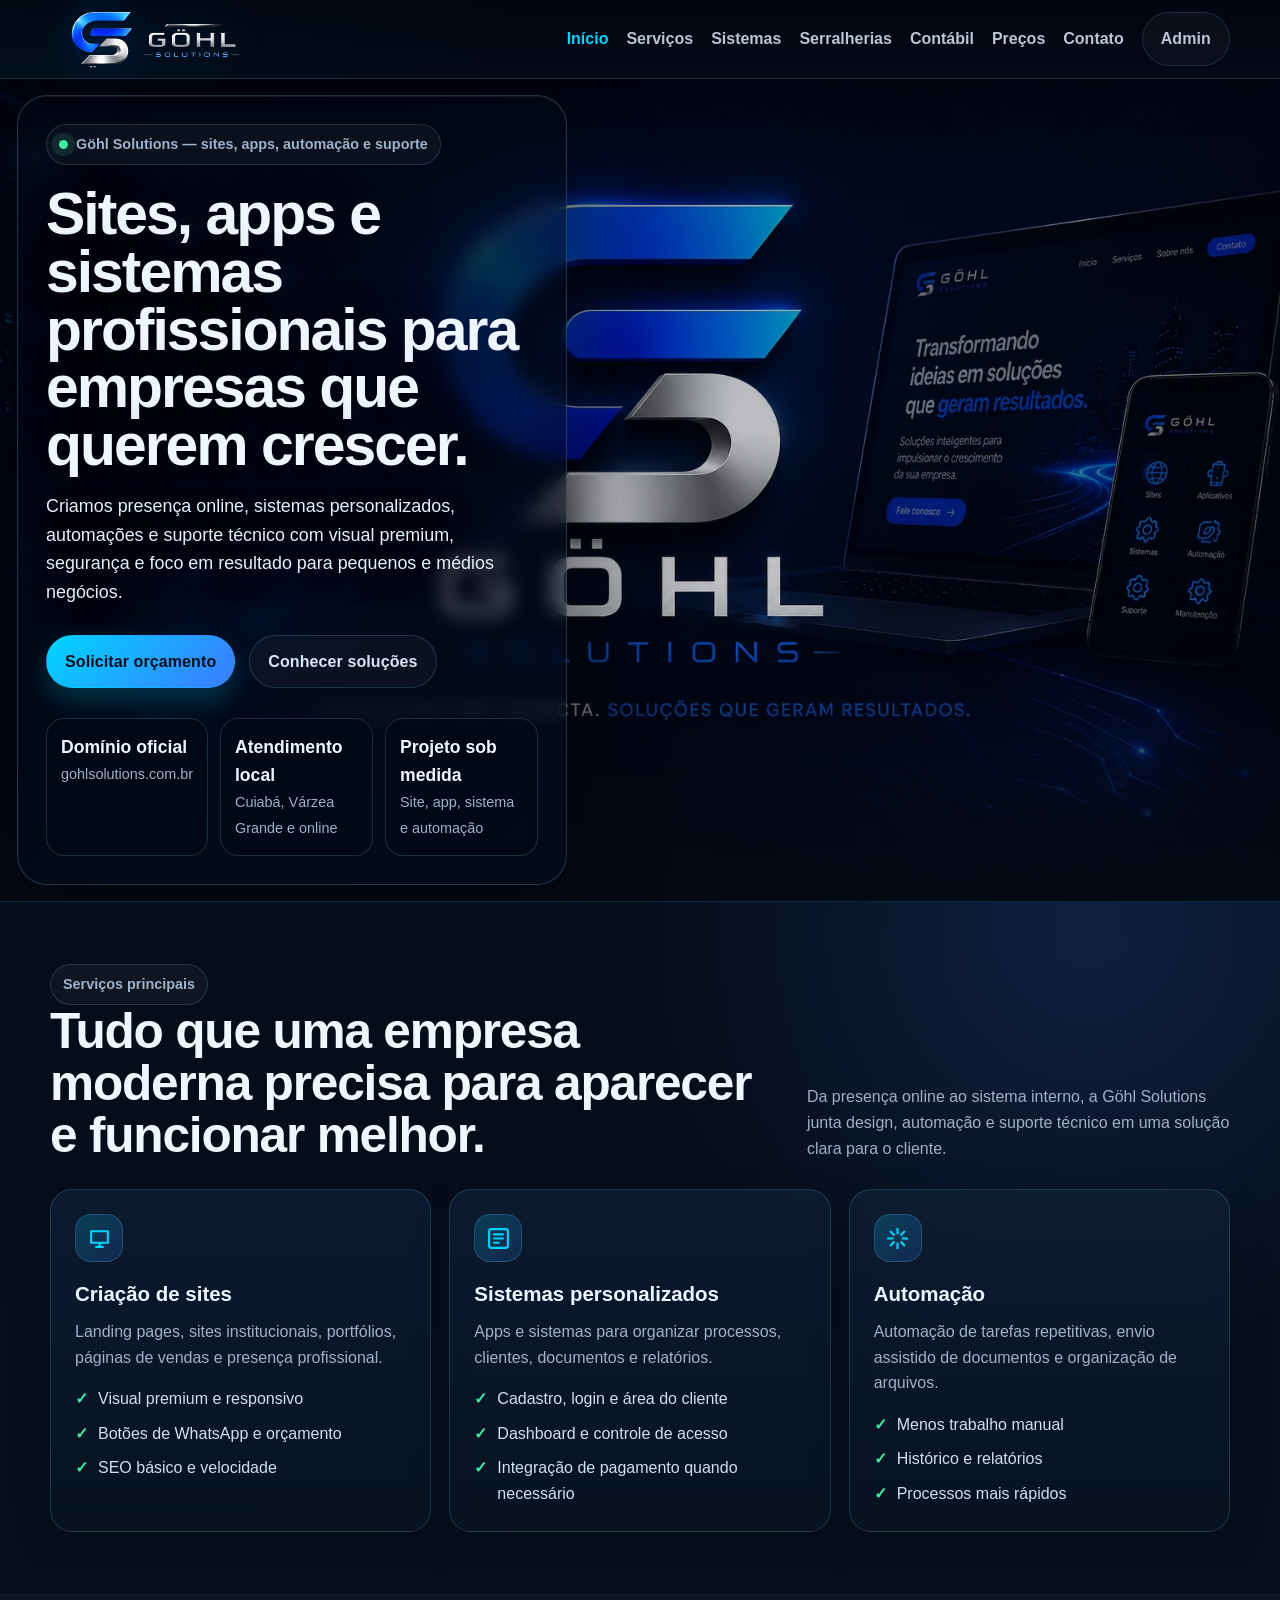
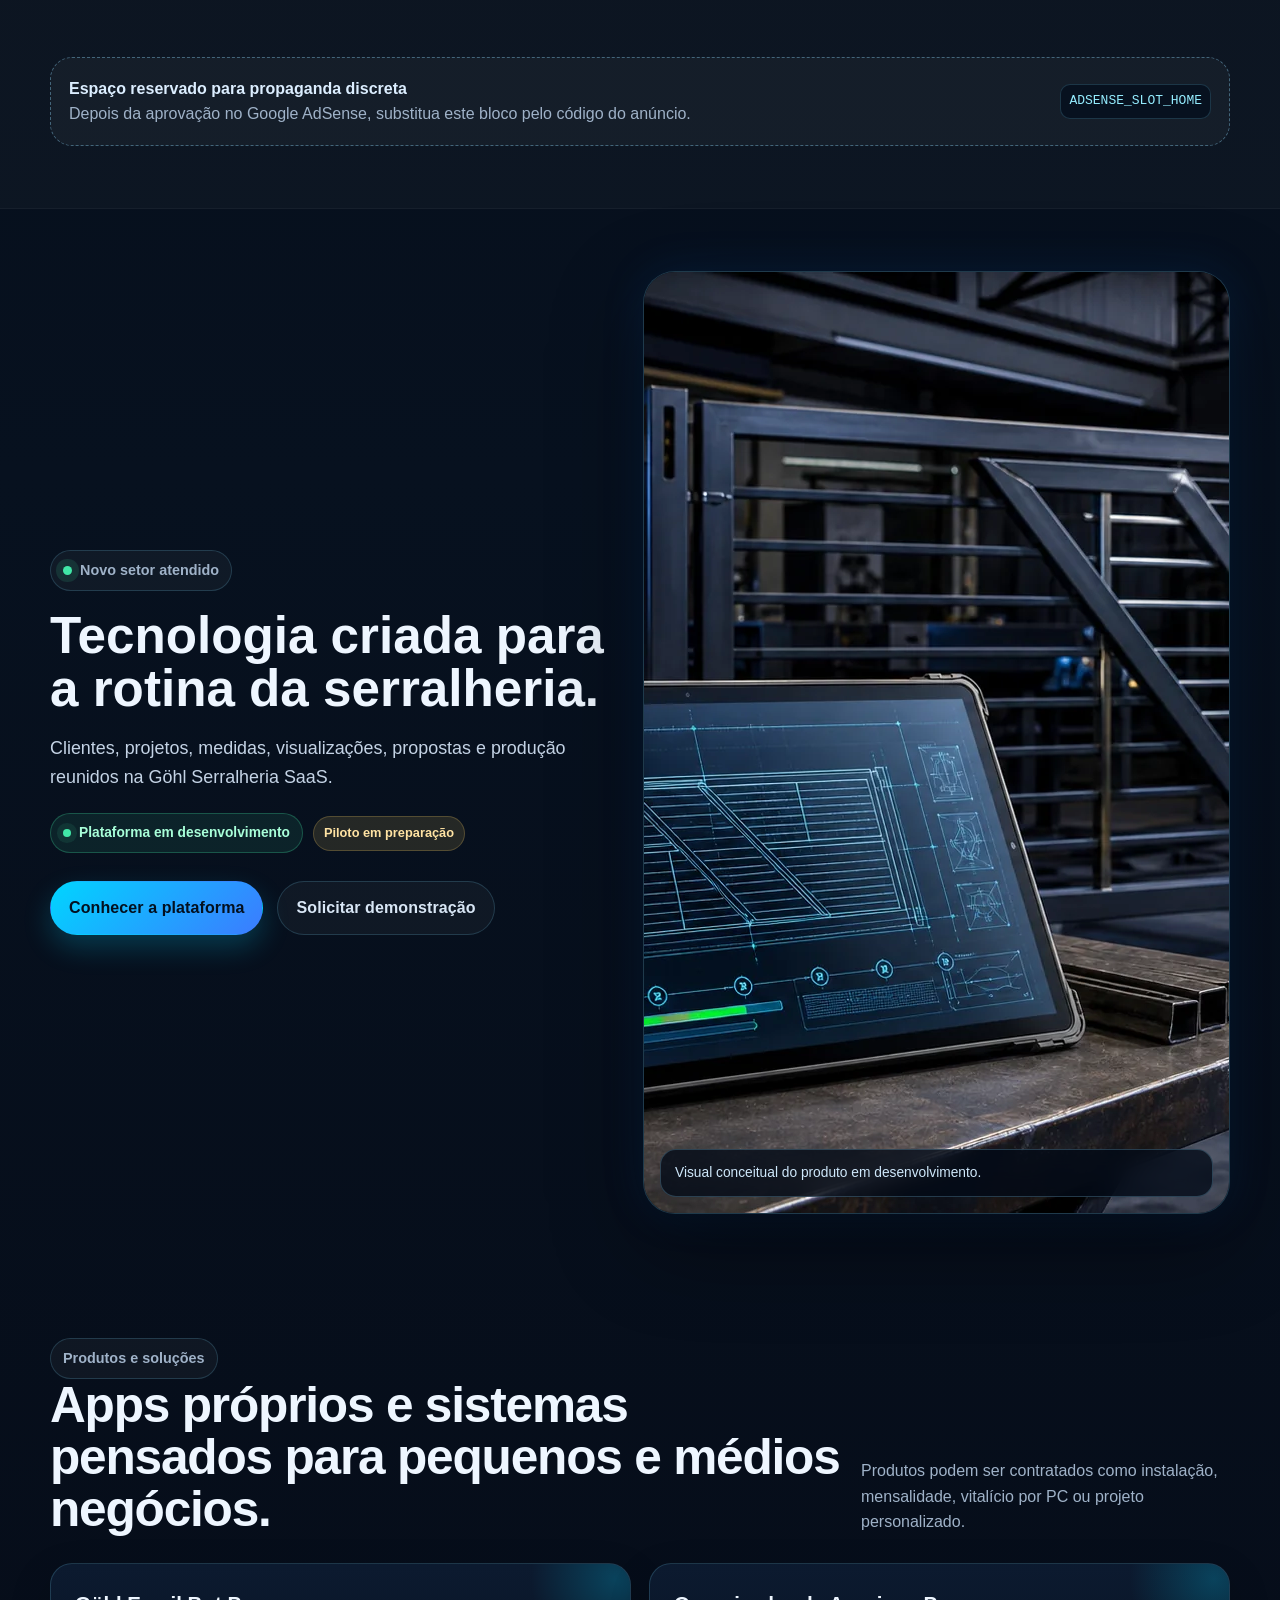
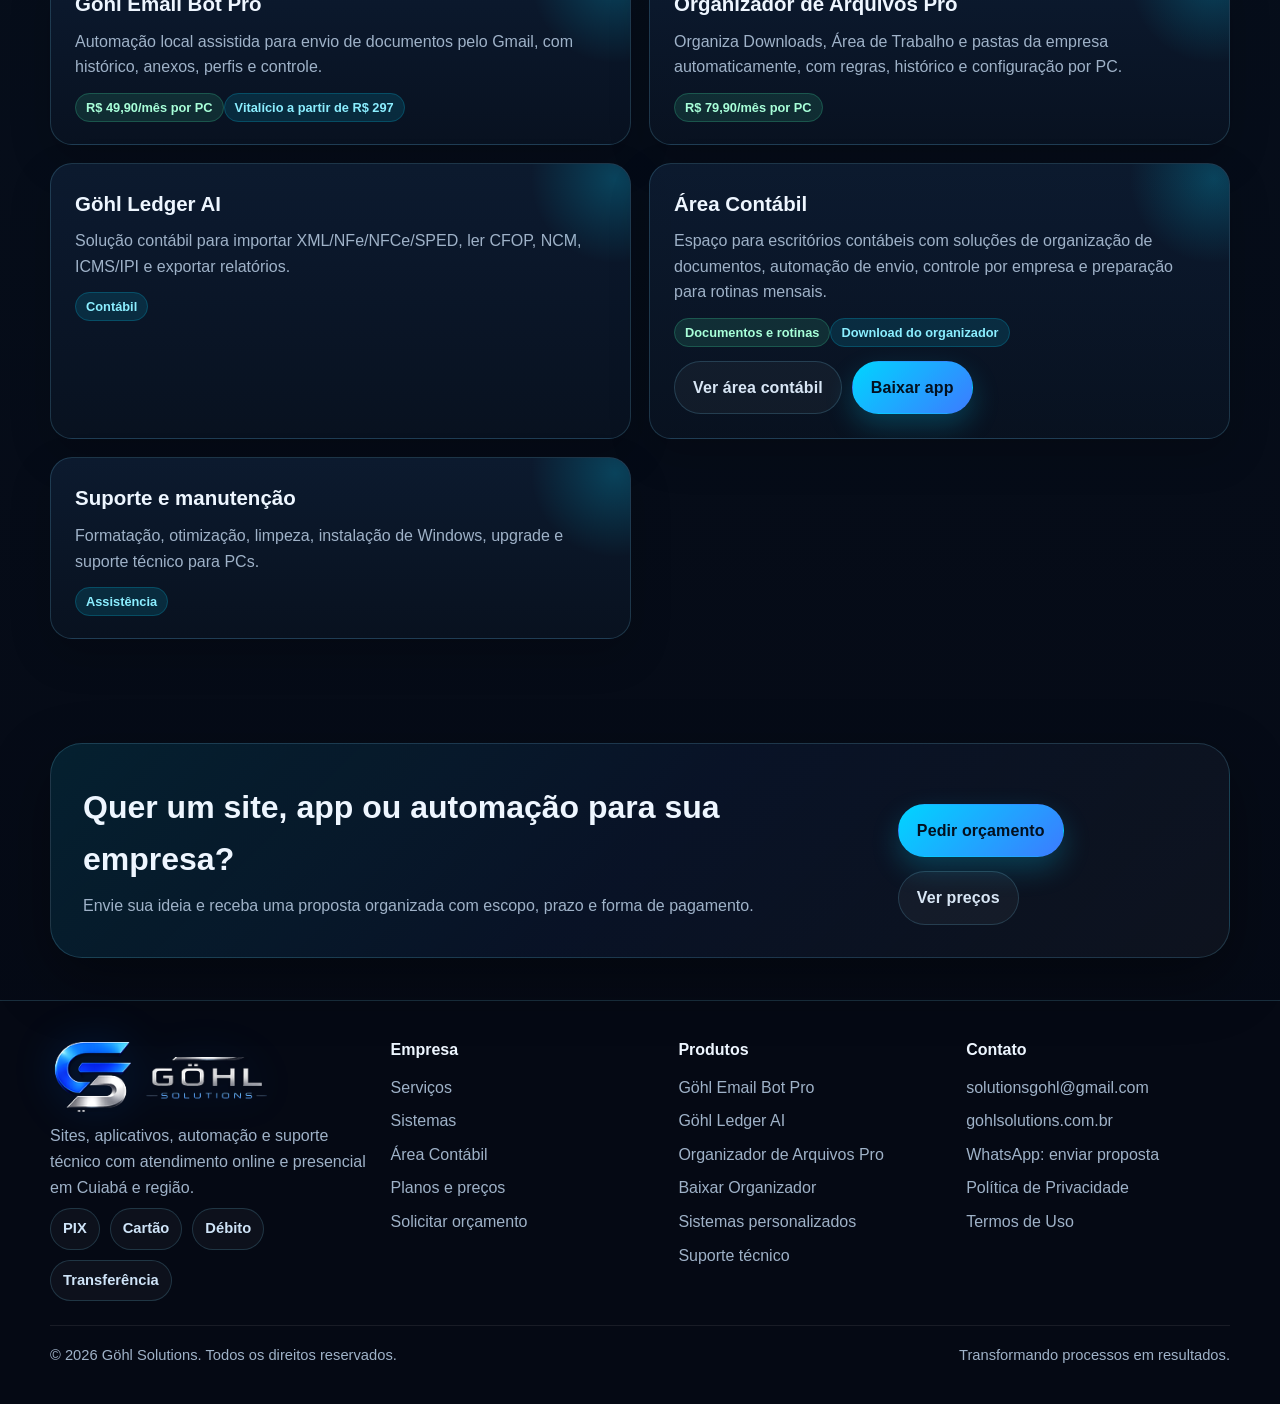
<file: index.html>
<!doctype html>
<html lang="pt-BR">
<head>
  <meta charset="utf-8">
  <meta name="viewport" content="width=device-width, initial-scale=1">
  <title>Göhl Solutions — Sites, Apps, Automação e Suporte Técnico</title>
  <meta name="description" content="Sites, aplicativos, sistemas personalizados e soluções para serralherias, automação e suporte técnico em Cuiabá e região.">
  <meta name="theme-color" content="#07111f">
  <meta property="og:title" content="Göhl Solutions — Sites, Apps, Automação e Suporte Técnico">
  <meta property="og:description" content="Sites, aplicativos, sistemas personalizados e soluções para serralherias, automação e suporte técnico.">
  <meta property="og:type" content="website">
  <link rel="canonical" href="https://gohlsolutions.com.br/">
  <meta property="og:url" content="https://gohlsolutions.com.br/">
  <meta property="og:site_name" content="Göhl Solutions">
  <meta property="og:image" content="https://gohlsolutions.com.br/assets/og-image-gohl.webp">
  <meta name="twitter:image" content="https://gohlsolutions.com.br/assets/og-image-gohl.webp">
  <meta name="twitter:card" content="summary">
  <script type="application/ld+json" id="schema-organization">{"@context":"https://schema.org","@type":"LocalBusiness","name":"Göhl Solutions","url":"https://gohlsolutions.com.br","email":"solutionsgohl@gmail.com","areaServed":["Cuiabá","Várzea Grande","Mato Grosso","Brasil"],"description":"Empresa de software, criação de sites, aplicativos, soluções para serralherias, automação e suporte técnico.","sameAs":["https://gohlsolutions.com.br"]}</script>
  <link rel="icon" href="assets/favicon-gohl.png" type="image/png">
  <link rel="stylesheet" href="assets/styles.css">
</head>
<body>
<a class="skip" href="#conteudo">Pular para o conteúdo</a>
<header class="topbar"><div class="container nav"><a class="brand" href="index.html" aria-label="Página inicial da Göhl Solutions"><img src="assets/logo-gohl-horizontal.png" alt="Göhl Solutions"><span class="sr-only"></span></a><button class="menu-btn" type="button" aria-label="Abrir menu">☰ Menu</button><nav class="links" aria-label="Navegação principal"><a href="index.html" class="active">Início</a><a href="servicos.html" class="">Serviços</a><a href="sistemas.html" class="">Sistemas</a><a href="serralheria.html" class="">Serralherias</a><a href="contabil.html" class="">Contábil</a><a href="precos.html" class="">Preços</a><a href="contato.html" class="">Contato</a><a class="btn ghost" href="/admin/login.html">Admin</a></nav></div></header>
<main id="conteudo">

<section class="hero hero-premium">
  <div class="hero-bg-layer" aria-hidden="true"></div>
  <div class="container hero-grid hero-grid-premium">
    <div class="hero-copy reveal">
      <img class="hero-wordmark" src="assets/logo-gohl-horizontal.png" alt="Göhl Solutions" width="264" height="94" decoding="async">
      <span class="eyebrow"><span class="pulse"></span> Göhl Solutions — sites, apps, automação e suporte</span>
      <h1>Sites, apps e sistemas profissionais para empresas que querem crescer.</h1>
      <p class="lead">Criamos presença online, sistemas personalizados, automações e suporte técnico com visual premium, segurança e foco em resultado para pequenos e médios negócios.</p>
      <div class="actions">
        <a class="btn primary" href="contato.html">Solicitar orçamento</a>
        <a class="btn ghost" href="sistemas.html">Conhecer soluções</a>
      </div>
      <div class="trust">
        <div class="item"><strong>Domínio oficial</strong><span>gohlsolutions.com.br</span></div>
        <div class="item"><strong>Atendimento local</strong><span>Cuiabá, Várzea Grande e online</span></div>
        <div class="item"><strong>Projeto sob medida</strong><span>Site, app, sistema e automação</span></div>
      </div>
    </div>
    <aside class="hero-visual reveal" aria-label="Imagem institucional da Göhl Solutions">
      <picture>
        <source media="(max-width: 700px)" srcset="assets/hero-gohl-small.webp" type="image/webp">
        <img src="assets/hero-gohl.webp" alt="Arte tecnológica da Göhl Solutions com servidores, notebook e celular" width="1536" height="1024" decoding="async">
      </picture>
      <div class="hero-visual-overlay">
        <strong>Visual oficial aplicado</strong>
        <span>Logo e fundo da Göhl Solutions otimizados para o site</span>
      </div>
    </aside>
  </div>
</section>
<section class="section"><div class="container"><div class="section-head reveal"><div><span class="eyebrow">Serviços principais</span><h2>Tudo que uma empresa moderna precisa para aparecer e funcionar melhor.</h2></div><p>Da presença online ao sistema interno, a Göhl Solutions junta design, automação e suporte técnico em uma solução clara para o cliente.</p></div><div class="grid cards-3"><article class="card reveal"><div class="icon"><svg viewBox="0 0 24 24"><path d="M4 5h16v11H4z"/><path d="M8 20h8M12 16v4"/></svg></div><h3>Criação de sites</h3><p>Landing pages, sites institucionais, portfólios, páginas de vendas e presença profissional.</p><ul class="list"><li>Visual premium e responsivo</li><li>Botões de WhatsApp e orçamento</li><li>SEO básico e velocidade</li></ul></article><article class="card reveal"><div class="icon"><svg viewBox="0 0 24 24"><path d="M7 8h10M7 12h10M7 16h6"/><path d="M5 3h14a2 2 0 0 1 2 2v14a2 2 0 0 1-2 2H5a2 2 0 0 1-2-2V5a2 2 0 0 1 2-2z"/></svg></div><h3>Sistemas personalizados</h3><p>Apps e sistemas para organizar processos, clientes, documentos e relatórios.</p><ul class="list"><li>Cadastro, login e área do cliente</li><li>Dashboard e controle de acesso</li><li>Integração de pagamento quando necessário</li></ul></article><article class="card reveal"><div class="icon"><svg viewBox="0 0 24 24"><path d="M12 2v6M12 16v6M4.9 4.9l4.2 4.2M14.9 14.9l4.2 4.2M2 12h6M16 12h6M4.9 19.1l4.2-4.2M14.9 9.1l4.2-4.2"/></svg></div><h3>Automação</h3><p>Automação de tarefas repetitivas, envio assistido de documentos e organização de arquivos.</p><ul class="list"><li>Menos trabalho manual</li><li>Histórico e relatórios</li><li>Processos mais rápidos</li></ul></article></div></div></section>
<section class="section alt"><div class="container"><div class="ad-slot reveal"><div><strong>Espaço reservado para propaganda discreta</strong><br>Depois da aprovação no Google AdSense, substitua este bloco pelo código do anúncio.</div><code>ADSENSE_SLOT_HOME</code></div></div></section>
<section class="section"><div class="container"><div class="industry-grid"><div class="reveal"><span class="eyebrow"><span class="pulse"></span> Novo setor atendido</span><h2 style="font-size:clamp(2rem,4vw,3.5rem);line-height:1.05;margin:18px 0 14px">Tecnologia criada para a rotina da serralheria.</h2><p class="lead">Clientes, projetos, medidas, visualizações, propostas e produção reunidos na Göhl Serralheria SaaS.</p><div class="status-row"><span class="app-status">Plataforma em desenvolvimento</span><span class="tag warn">Piloto em preparação</span></div><div class="actions"><a class="btn primary" href="serralheria.html">Conhecer a plataforma</a><a class="btn ghost" href="contato.html?service=G%C3%B6hl%20Serralheria%20SaaS">Solicitar demonstração</a></div></div><figure class="industry-media reveal"><img src="assets/gohl-serralheria-conceito.webp" alt="Visual conceitual de um projeto digital de portão em uma oficina de serralheria" width="1672" height="941" loading="lazy" decoding="async"><figcaption class="media-caption">Visual conceitual do produto em desenvolvimento.</figcaption></figure></div></div></section>
<section class="section"><div class="container"><div class="section-head reveal"><div><span class="eyebrow">Produtos e soluções</span><h2>Apps próprios e sistemas pensados para pequenos e médios negócios.</h2></div><p>Produtos podem ser contratados como instalação, mensalidade, vitalício por PC ou projeto personalizado.</p></div><div class="grid cards-2"><article class="card product reveal"><h3>Göhl Email Bot Pro</h3><p>Automação local assistida para envio de documentos pelo Gmail, com histórico, anexos, perfis e controle.</p><span class="tag ok">R$ 49,90/mês por PC</span><span class="tag">Vitalício a partir de R$ 297</span></article><article class="card product reveal"><h3>Organizador de Arquivos Pro</h3><p>Organiza Downloads, Área de Trabalho e pastas da empresa automaticamente, com regras, histórico e configuração por PC.</p><span class="tag ok">R$ 79,90/mês por PC</span></article><article class="card product reveal"><h3>Göhl Ledger AI</h3><p>Solução contábil para importar XML/NFe/NFCe/SPED, ler CFOP, NCM, ICMS/IPI e exportar relatórios.</p><span class="tag">Contábil</span></article><article class="card product reveal"><h3>Área Contábil</h3><p>Espaço para escritórios contábeis com soluções de organização de documentos, automação de envio, controle por empresa e preparação para rotinas mensais.</p><span class="tag ok">Documentos e rotinas</span><span class="tag">Download do organizador</span><div class="actions compact-actions"><a class="btn ghost" href="contabil.html">Ver área contábil</a><a class="btn primary" href="assets/downloads/Instalador_Gohl_File_Organizer_v9_1.exe" download>Baixar app</a></div></article><article class="card product reveal"><h3>Suporte e manutenção</h3><p>Formatação, otimização, limpeza, instalação de Windows, upgrade e suporte técnico para PCs.</p><span class="tag">Assistência</span></article></div></div></section>
<section class="banner"><div class="container"><div class="banner-box reveal"><div><h2>Quer um site, app ou automação para sua empresa?</h2><p>Envie sua ideia e receba uma proposta organizada com escopo, prazo e forma de pagamento.</p></div><div class="actions"><a class="btn primary" href="contato.html">Pedir orçamento</a><a class="btn ghost" href="precos.html">Ver preços</a></div></div></div></section>

</main>
<footer class="footer"><div class="container"><div class="footer-grid"><div><img src="assets/logo-gohl-horizontal.png" alt="Göhl Solutions" style="width:180px"><p>Sites, aplicativos, automação e suporte técnico com atendimento online e presencial em Cuiabá e região.</p><div class="pill-row"><span class="pill">PIX</span><span class="pill">Cartão</span><span class="pill">Débito</span><span class="pill">Transferência</span></div></div><div><h4>Empresa</h4><a href="servicos.html">Serviços</a><a href="sistemas.html">Sistemas</a><a href="contabil.html">Área Contábil</a><a href="precos.html">Planos e preços</a><a href="contato.html">Solicitar orçamento</a></div><div><h4>Produtos</h4><a href="sistemas.html#emailbot">Göhl Email Bot Pro</a><a href="sistemas.html#ledger">Göhl Ledger AI</a><a href="sistemas.html#organizador">Organizador de Arquivos Pro</a><a href="assets/downloads/Instalador_Gohl_File_Organizer_v9_1.exe" download>Baixar Organizador</a><a href="sistemas.html#custom">Sistemas personalizados</a><a href="servicos.html#suporte">Suporte técnico</a></div><div><h4>Contato</h4><a href="https://mail.google.com/mail/?view=cm&fs=1&to=solutionsgohl%40gmail.com&su=Contato%20pelo%20site%20G%C3%B6hl%20Solutions" target="_blank" rel="noopener" data-gmail-link>solutionsgohl@gmail.com</a><a href="https://gohlsolutions.com.br">gohlsolutions.com.br</a><a href="https://wa.me/5565999999999?text=Ol%C3%A1%2C%20tenho%20interesse%20em%20uma%20proposta%20da%20G%C3%B6hl%20Solutions." target="_blank" rel="noopener" data-whatsapp-link>WhatsApp: enviar proposta</a><a href="privacidade.html">Política de Privacidade</a><a href="termos.html">Termos de Uso</a></div></div><div class="legal"><span>© <span id="year"></span> Göhl Solutions. Todos os direitos reservados.</span><span>Transformando processos em resultados.</span></div></div></footer><script src="assets/script.js"></script>
</body>
</html>
</file>
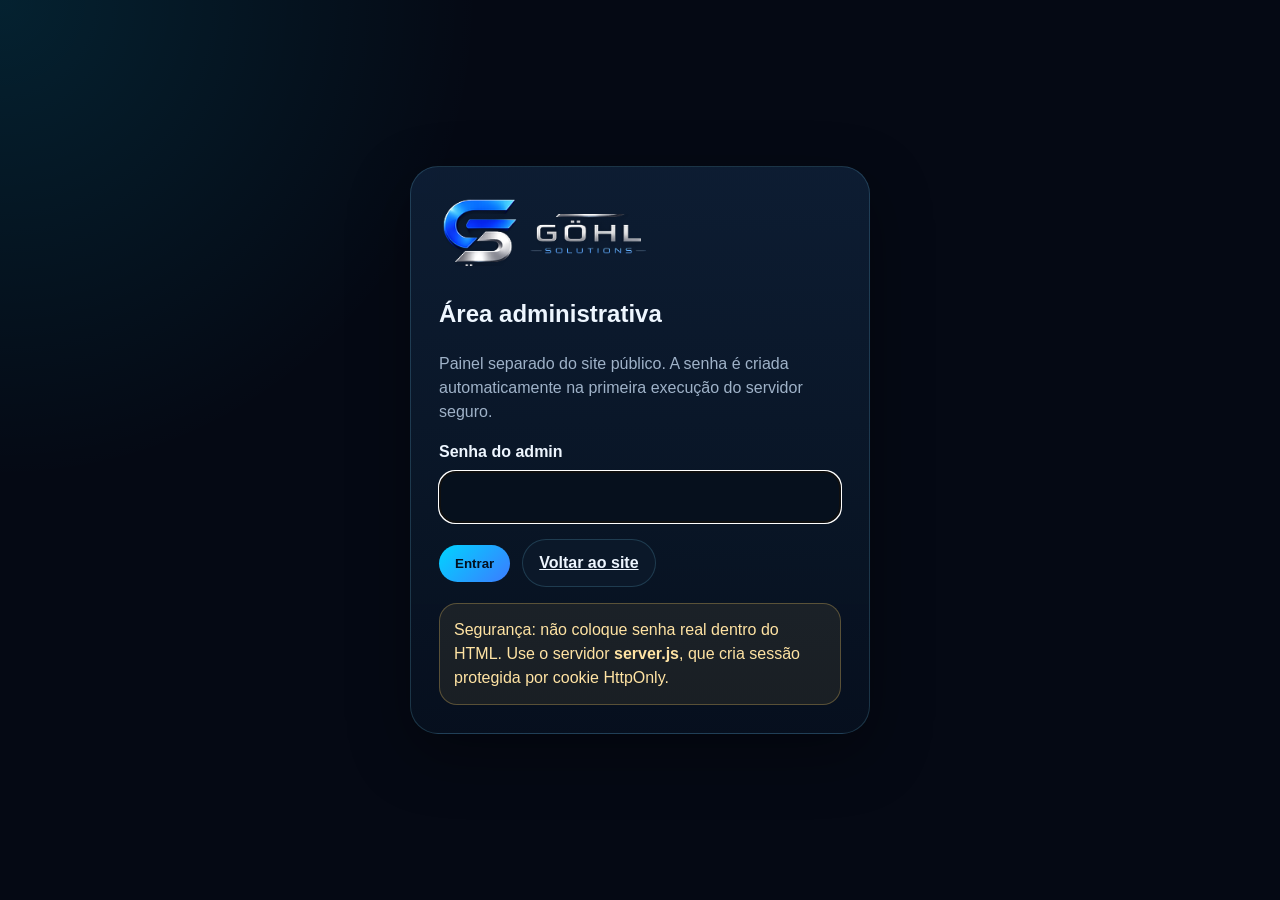
<file: admin-login.html>
<!doctype html><html lang="pt-BR"><head><meta charset="utf-8"><meta name="viewport" content="width=device-width,initial-scale=1"><title>Admin — Göhl Solutions</title><link rel="icon" href="assets/favicon-gohl.png" type="image/png"><link rel="stylesheet" href="assets/admin.css"></head><body><main class="login"><section class="login-box"><img src="assets/logo-gohl-horizontal.png" alt="Göhl Solutions" style="width:210px"><h1>Área administrativa</h1><p class="muted">Painel separado do site público. A senha é criada automaticamente na primeira execução do servidor seguro.</p><form id="loginForm"><label for="password">Senha do admin</label><input id="password" name="password" type="password" autocomplete="current-password" required autofocus><div class="row" style="margin-top:16px"><button class="btn primary" type="submit">Entrar</button><a class="btn" href="index.html">Voltar ao site</a></div><p class="muted" id="msg"></p></form><div class="notice">Segurança: não coloque senha real dentro do HTML. Use o servidor <strong>server.js</strong>, que cria sessão protegida por cookie HttpOnly.</div></section></main><script src="assets/admin.js"></script></body></html>
</file>
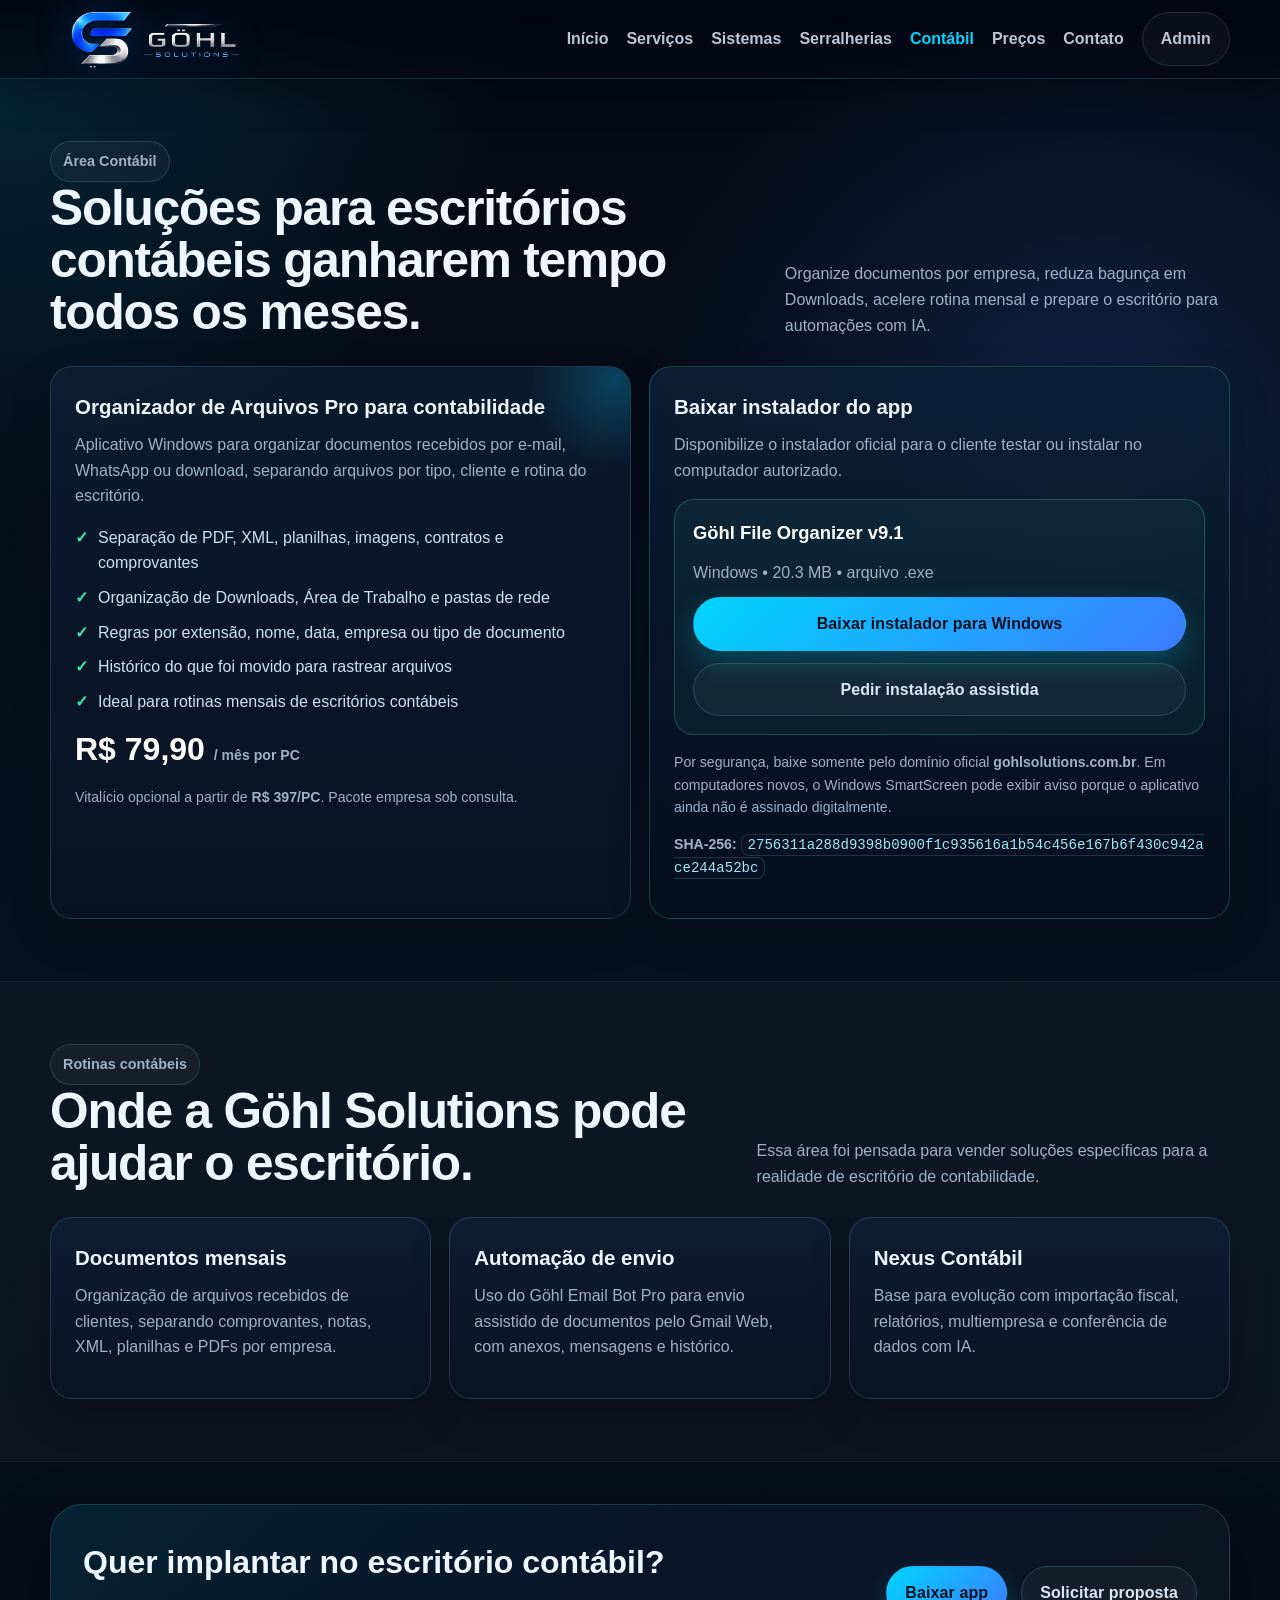
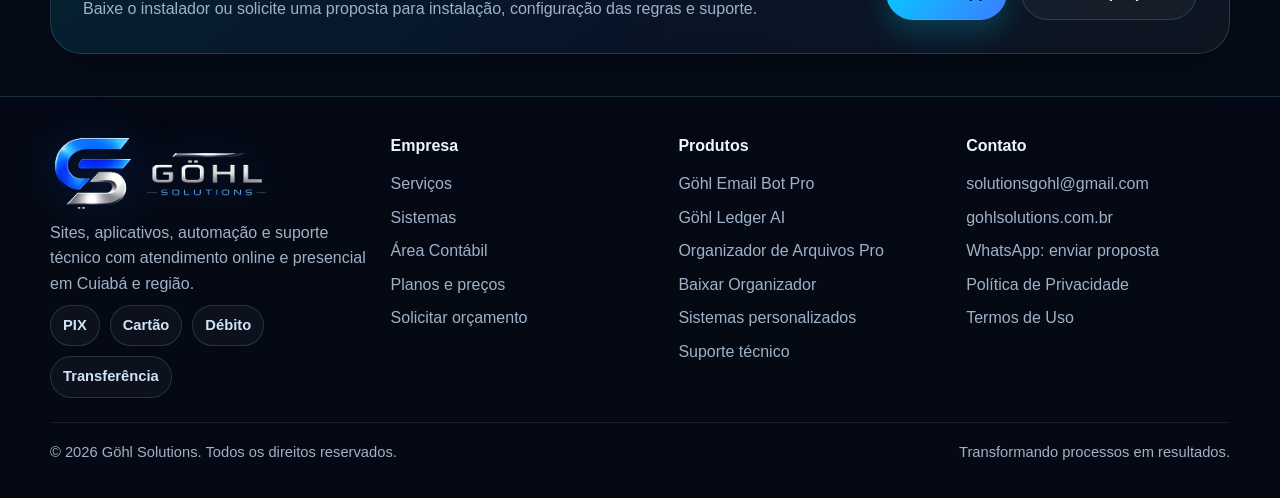
<file: contabil.html>
<!doctype html>
<html lang="pt-BR">
<head>
  <meta charset="utf-8">
  <meta name="viewport" content="width=device-width, initial-scale=1">
  <title>Área Contábil — Göhl Solutions</title>
  <meta name="description" content="Soluções da Göhl Solutions para escritórios contábeis: organização de documentos, automação, rotinas mensais e download do Organizador de Arquivos Pro.">
  <meta name="theme-color" content="#07111f">
  <meta property="og:title" content="Área Contábil — Göhl Solutions">
  <meta property="og:description" content="Organização de documentos, automação e sistemas para escritórios contábeis.">
  <meta property="og:type" content="website">
  <link rel="canonical" href="https://gohlsolutions.com.br/contabil.html">
  <meta property="og:url" content="https://gohlsolutions.com.br/contabil.html">
  <meta property="og:site_name" content="Göhl Solutions">
  <meta property="og:image" content="https://gohlsolutions.com.br/assets/og-image-gohl.webp">
  <meta name="twitter:image" content="https://gohlsolutions.com.br/assets/og-image-gohl.webp">
  <meta name="twitter:card" content="summary">
  <link rel="icon" href="assets/favicon-gohl.png" type="image/png">
  <link rel="stylesheet" href="assets/styles.css">
</head>
<body>
<a class="skip" href="#conteudo">Pular para o conteúdo</a>
<header class="topbar"><div class="container nav"><a class="brand" href="index.html" aria-label="Página inicial da Göhl Solutions"><img src="assets/logo-gohl-horizontal.png" alt="Göhl Solutions"><span class="sr-only"></span></a><button class="menu-btn" type="button" aria-label="Abrir menu">☰ Menu</button><nav class="links" aria-label="Navegação principal"><a href="index.html" class="">Início</a><a href="servicos.html" class="">Serviços</a><a href="sistemas.html" class="">Sistemas</a><a href="serralheria.html" class="">Serralherias</a><a href="contabil.html" class="active">Contábil</a><a href="precos.html" class="">Preços</a><a href="contato.html" class="">Contato</a><a class="btn ghost" href="/admin/login.html">Admin</a></nav></div></header>
<main id="conteudo">

<section class="section"><div class="container"><div class="section-head reveal"><div><span class="eyebrow">Área Contábil</span><h2>Soluções para escritórios contábeis ganharem tempo todos os meses.</h2></div><p>Organize documentos por empresa, reduza bagunça em Downloads, acelere rotina mensal e prepare o escritório para automações com IA.</p></div><div class="grid cards-2"><article class="card product reveal"><h3>Organizador de Arquivos Pro para contabilidade</h3><p>Aplicativo Windows para organizar documentos recebidos por e-mail, WhatsApp ou download, separando arquivos por tipo, cliente e rotina do escritório.</p><ul class="list"><li>Separação de PDF, XML, planilhas, imagens, contratos e comprovantes</li><li>Organização de Downloads, Área de Trabalho e pastas de rede</li><li>Regras por extensão, nome, data, empresa ou tipo de documento</li><li>Histórico do que foi movido para rastrear arquivos</li><li>Ideal para rotinas mensais de escritórios contábeis</li></ul><div class="price">R$ 79,90 <small>/ mês por PC</small></div><p class="mini">Vitalício opcional a partir de <strong>R$ 397/PC</strong>. Pacote empresa sob consulta.</p></article><article class="card download-card reveal"><h3>Baixar instalador do app</h3><p>Disponibilize o instalador oficial para o cliente testar ou instalar no computador autorizado.</p><div class="download-box"><strong>Göhl File Organizer v9.1</strong><span>Windows • 20.3 MB • arquivo .exe</span><a class="btn primary" href="assets/downloads/Instalador_Gohl_File_Organizer_v9_1.exe" download>Baixar instalador para Windows</a><a class="btn ghost" href="contato.html">Pedir instalação assistida</a></div><p class="mini">Por segurança, baixe somente pelo domínio oficial <strong>gohlsolutions.com.br</strong>. Em computadores novos, o Windows SmartScreen pode exibir aviso porque o aplicativo ainda não é assinado digitalmente.</p><p class="mini checksum"><strong>SHA-256:</strong> <code>2756311a288d9398b0900f1c935616a1b54c456e167b6f430c942ace244a52bc</code></p></article></div></div></section>

<section class="section alt"><div class="container"><div class="section-head reveal"><div><span class="eyebrow">Rotinas contábeis</span><h2>Onde a Göhl Solutions pode ajudar o escritório.</h2></div><p>Essa área foi pensada para vender soluções específicas para a realidade de escritório de contabilidade.</p></div><div class="grid cards-3"><article class="card reveal"><h3>Documentos mensais</h3><p>Organização de arquivos recebidos de clientes, separando comprovantes, notas, XML, planilhas e PDFs por empresa.</p></article><article class="card reveal"><h3>Automação de envio</h3><p>Uso do Göhl Email Bot Pro para envio assistido de documentos pelo Gmail Web, com anexos, mensagens e histórico.</p></article><article class="card reveal"><h3>Nexus Contábil</h3><p>Base para evolução com importação fiscal, relatórios, multiempresa e conferência de dados com IA.</p></article></div></div></section>

<section class="banner"><div class="container"><div class="banner-box reveal"><div><h2>Quer implantar no escritório contábil?</h2><p>Baixe o instalador ou solicite uma proposta para instalação, configuração das regras e suporte.</p></div><div class="actions"><a class="btn primary" href="assets/downloads/Instalador_Gohl_File_Organizer_v9_1.exe" download>Baixar app</a><a class="btn ghost" href="contato.html">Solicitar proposta</a></div></div></div></section>

</main>
<footer class="footer"><div class="container"><div class="footer-grid"><div><img src="assets/logo-gohl-horizontal.png" alt="Göhl Solutions" style="width:180px"><p>Sites, aplicativos, automação e suporte técnico com atendimento online e presencial em Cuiabá e região.</p><div class="pill-row"><span class="pill">PIX</span><span class="pill">Cartão</span><span class="pill">Débito</span><span class="pill">Transferência</span></div></div><div><h4>Empresa</h4><a href="servicos.html">Serviços</a><a href="sistemas.html">Sistemas</a><a href="contabil.html">Área Contábil</a><a href="precos.html">Planos e preços</a><a href="contato.html">Solicitar orçamento</a></div><div><h4>Produtos</h4><a href="sistemas.html#emailbot">Göhl Email Bot Pro</a><a href="sistemas.html#ledger">Göhl Ledger AI</a><a href="sistemas.html#organizador">Organizador de Arquivos Pro</a><a href="assets/downloads/Instalador_Gohl_File_Organizer_v9_1.exe" download>Baixar Organizador</a><a href="sistemas.html#custom">Sistemas personalizados</a><a href="servicos.html#suporte">Suporte técnico</a></div><div><h4>Contato</h4><a href="https://mail.google.com/mail/?view=cm&fs=1&to=solutionsgohl%40gmail.com&su=Contato%20pelo%20site%20G%C3%B6hl%20Solutions" target="_blank" rel="noopener" data-gmail-link>solutionsgohl@gmail.com</a><a href="https://gohlsolutions.com.br">gohlsolutions.com.br</a><a href="https://wa.me/5565999999999?text=Ol%C3%A1%2C%20tenho%20interesse%20em%20uma%20proposta%20da%20G%C3%B6hl%20Solutions." target="_blank" rel="noopener" data-whatsapp-link>WhatsApp: enviar proposta</a><a href="privacidade.html">Política de Privacidade</a><a href="termos.html">Termos de Uso</a></div></div><div class="legal"><span>© <span id="year"></span> Göhl Solutions. Todos os direitos reservados.</span><span>Transformando processos em resultados.</span></div></div></footer><script src="assets/script.js"></script>
</body>
</html>
</file>
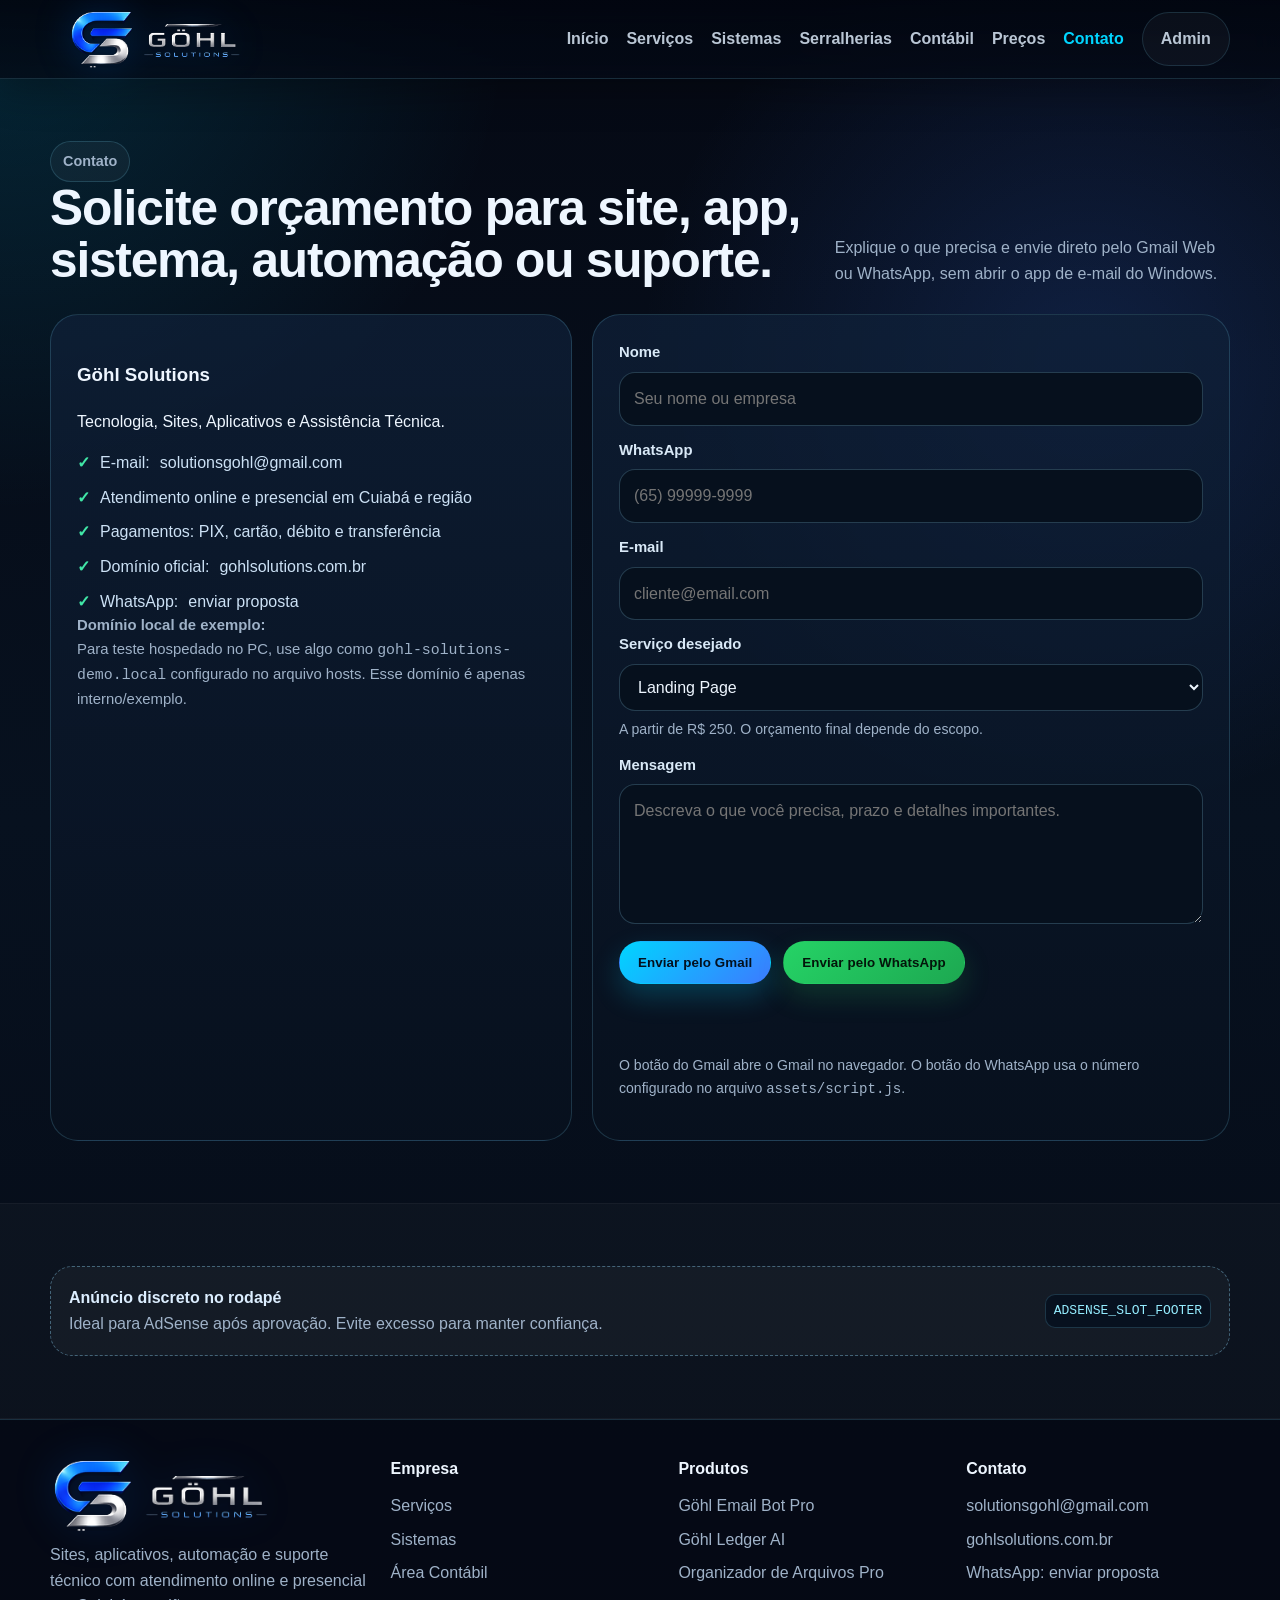
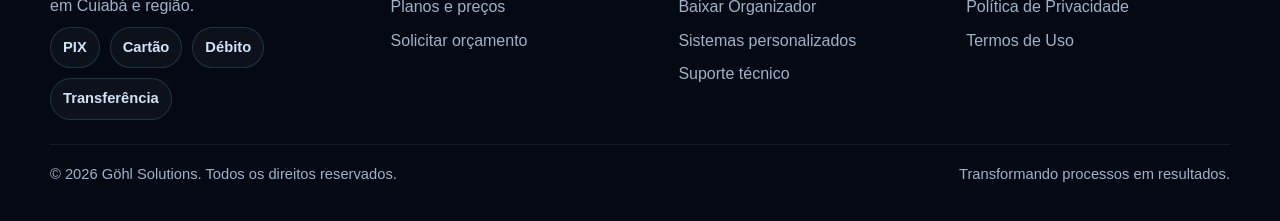
<file: contato.html>
<!doctype html>
<html lang="pt-BR">
<head>
  <meta charset="utf-8">
  <meta name="viewport" content="width=device-width, initial-scale=1">
  <title>Contato — Göhl Solutions</title>
  <meta name="description" content="Solicite orçamento para site, aplicativo, sistema, automação ou suporte técnico.">
  <meta name="theme-color" content="#07111f">
  <meta property="og:title" content="Contato — Göhl Solutions">
  <meta property="og:description" content="Solicite orçamento para site, aplicativo, sistema, automação ou suporte técnico.">
  <meta property="og:type" content="website">
  <link rel="canonical" href="https://gohlsolutions.com.br/contato.html">
  <meta property="og:url" content="https://gohlsolutions.com.br/contato.html">
  <meta property="og:site_name" content="Göhl Solutions">
  <meta property="og:image" content="https://gohlsolutions.com.br/assets/og-image-gohl.webp">
  <meta name="twitter:image" content="https://gohlsolutions.com.br/assets/og-image-gohl.webp">
  <meta name="twitter:card" content="summary">
  <link rel="icon" href="assets/favicon-gohl.png" type="image/png">
  <link rel="stylesheet" href="assets/styles.css">
</head>
<body>
<a class="skip" href="#conteudo">Pular para o conteúdo</a>
<header class="topbar"><div class="container nav"><a class="brand" href="index.html" aria-label="Página inicial da Göhl Solutions"><img src="assets/logo-gohl-horizontal.png" alt="Göhl Solutions"><span class="sr-only"></span></a><button class="menu-btn" type="button" aria-label="Abrir menu">☰ Menu</button><nav class="links" aria-label="Navegação principal"><a href="index.html" class="">Início</a><a href="servicos.html" class="">Serviços</a><a href="sistemas.html" class="">Sistemas</a><a href="serralheria.html" class="">Serralherias</a><a href="contabil.html" class="">Contábil</a><a href="precos.html" class="">Preços</a><a href="contato.html" class="active">Contato</a><a class="btn ghost" href="/admin/login.html">Admin</a></nav></div></header>
<main id="conteudo">

<section class="section"><div class="container"><div class="section-head reveal"><div><span class="eyebrow">Contato</span><h2>Solicite orçamento para site, app, sistema, automação ou suporte.</h2></div><p>Explique o que precisa e envie direto pelo Gmail Web ou WhatsApp, sem abrir o app de e-mail do Windows.</p></div><div class="form-wrap"><aside class="contact-card reveal"><h3>Göhl Solutions</h3><p class="muted">Tecnologia, Sites, Aplicativos e Assistência Técnica.</p><ul class="list"><li>E-mail: <a data-gmail-link href="https://mail.google.com/">solutionsgohl@gmail.com</a></li><li>Atendimento online e presencial em Cuiabá e região</li><li>Pagamentos: PIX, cartão, débito e transferência</li><li>Domínio oficial: <a href="https://gohlsolutions.com.br">gohlsolutions.com.br</a></li><li>WhatsApp: <a data-whatsapp-link href="https://wa.me/5565999999999">enviar proposta</a></li></ul><div class="notice note"><strong>Domínio local de exemplo:</strong><br>Para teste hospedado no PC, use algo como <code>gohl-solutions-demo.local</code> configurado no arquivo hosts. Esse domínio é apenas interno/exemplo.</div></aside><section class="contact-card reveal"><form class="form" id="leadForm"><div class="field"><label for="name">Nome</label><input id="name" name="name" autocomplete="name" required placeholder="Seu nome ou empresa"></div><div class="field"><label for="phone">WhatsApp</label><input id="phone" name="phone" autocomplete="tel" placeholder="(65) 99999-9999"></div><div class="field"><label for="email">E-mail</label><input id="email" name="email" type="email" autocomplete="email" placeholder="cliente@email.com"></div><div class="field"><label for="service">Serviço desejado</label><select id="service" name="service"><option>Landing Page</option><option>Site Profissional</option><option>Aplicativo / Sistema</option><option>Göhl Email Bot Pro</option><option>Organizador de Arquivos Pro</option><option>Pacote Contábil</option><option>Nexus Contábil / Göhl Ledger AI</option><option>Manutenção de PC</option><option>Presença Online / Google Maps</option><option>Outro</option></select><span id="budgetHint" class="mini"></span></div><div class="field"><label for="message">Mensagem</label><textarea id="message" name="message" required placeholder="Descreva o que você precisa, prazo e detalhes importantes."></textarea></div><div class="form-actions"><button class="btn primary" id="sendGmail" type="submit">Enviar pelo Gmail</button><button class="btn whatsapp" id="sendWhatsapp" type="button">Enviar pelo WhatsApp</button></div><p id="formStatus" class="note" aria-live="polite"></p><p class="mini">O botão do Gmail abre o Gmail no navegador. O botão do WhatsApp usa o número configurado no arquivo <code>assets/script.js</code>.</p></form></section></div></div></section>
<section class="section alt"><div class="container"><div class="ad-slot reveal"><div><strong>Anúncio discreto no rodapé</strong><br>Ideal para AdSense após aprovação. Evite excesso para manter confiança.</div><code>ADSENSE_SLOT_FOOTER</code></div></div></section>

</main>
<footer class="footer"><div class="container"><div class="footer-grid"><div><img src="assets/logo-gohl-horizontal.png" alt="Göhl Solutions" style="width:180px"><p>Sites, aplicativos, automação e suporte técnico com atendimento online e presencial em Cuiabá e região.</p><div class="pill-row"><span class="pill">PIX</span><span class="pill">Cartão</span><span class="pill">Débito</span><span class="pill">Transferência</span></div></div><div><h4>Empresa</h4><a href="servicos.html">Serviços</a><a href="sistemas.html">Sistemas</a><a href="contabil.html">Área Contábil</a><a href="precos.html">Planos e preços</a><a href="contato.html">Solicitar orçamento</a></div><div><h4>Produtos</h4><a href="sistemas.html#emailbot">Göhl Email Bot Pro</a><a href="sistemas.html#ledger">Göhl Ledger AI</a><a href="sistemas.html#organizador">Organizador de Arquivos Pro</a><a href="assets/downloads/Instalador_Gohl_File_Organizer_v9_1.exe" download>Baixar Organizador</a><a href="sistemas.html#custom">Sistemas personalizados</a><a href="servicos.html#suporte">Suporte técnico</a></div><div><h4>Contato</h4><a href="https://mail.google.com/mail/?view=cm&fs=1&to=solutionsgohl%40gmail.com&su=Contato%20pelo%20site%20G%C3%B6hl%20Solutions" target="_blank" rel="noopener" data-gmail-link>solutionsgohl@gmail.com</a><a href="https://gohlsolutions.com.br">gohlsolutions.com.br</a><a href="https://wa.me/5565999999999?text=Ol%C3%A1%2C%20tenho%20interesse%20em%20uma%20proposta%20da%20G%C3%B6hl%20Solutions." target="_blank" rel="noopener" data-whatsapp-link>WhatsApp: enviar proposta</a><a href="privacidade.html">Política de Privacidade</a><a href="termos.html">Termos de Uso</a></div></div><div class="legal"><span>© <span id="year"></span> Göhl Solutions. Todos os direitos reservados.</span><span>Transformando processos em resultados.</span></div></div></footer><script src="assets/script.js"></script>
</body>
</html>
</file>
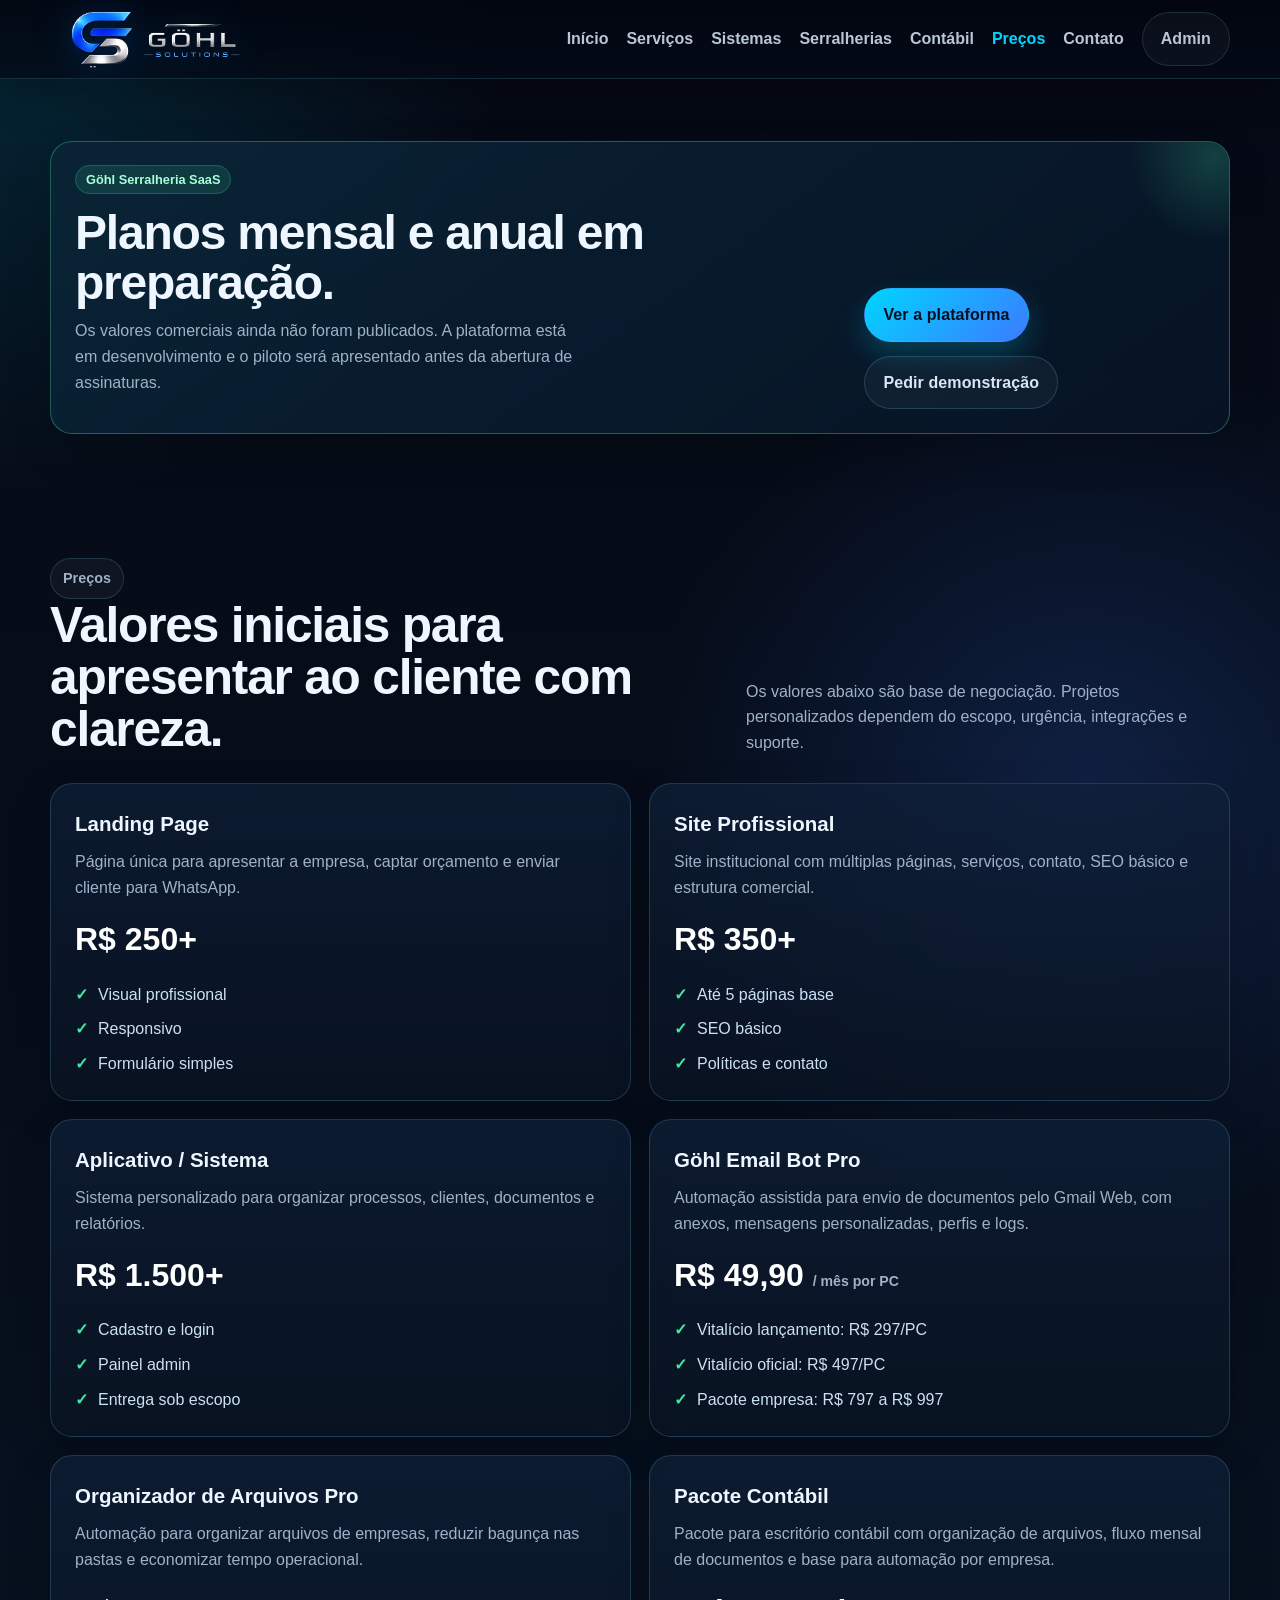
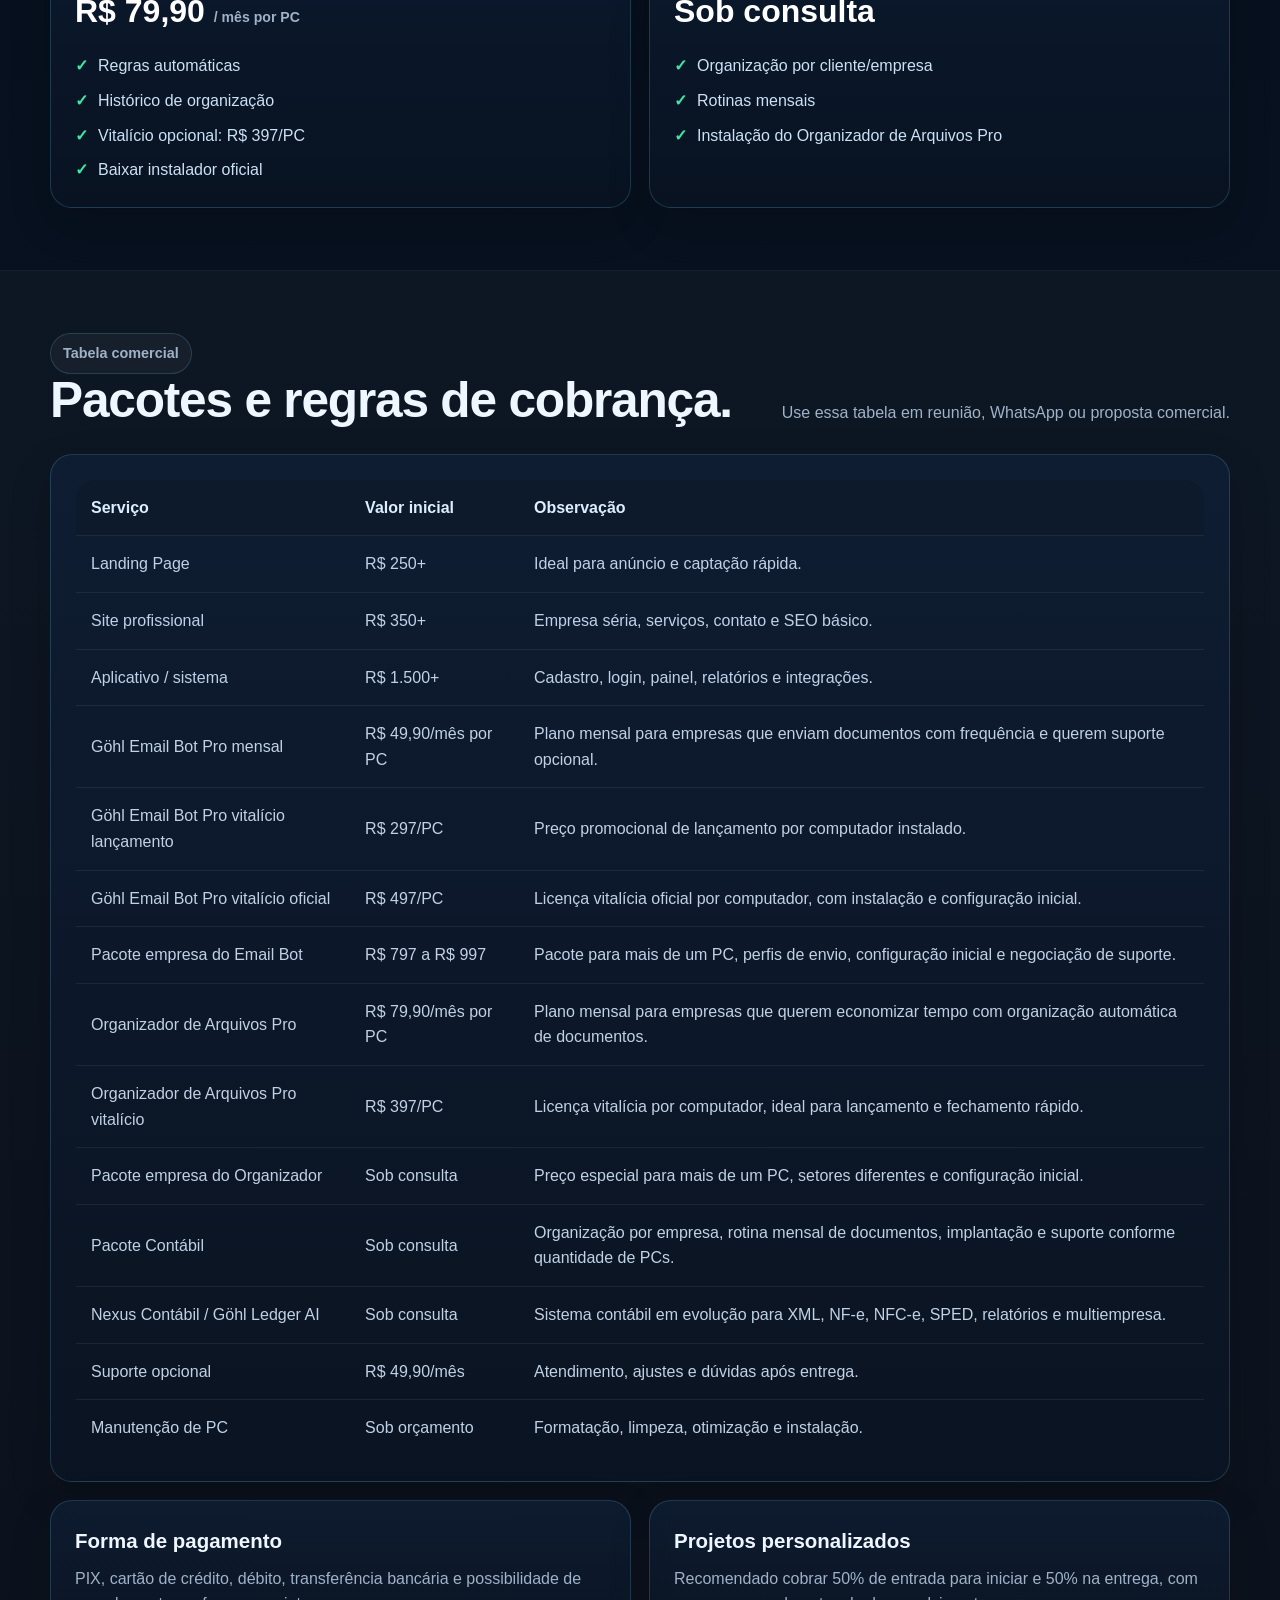
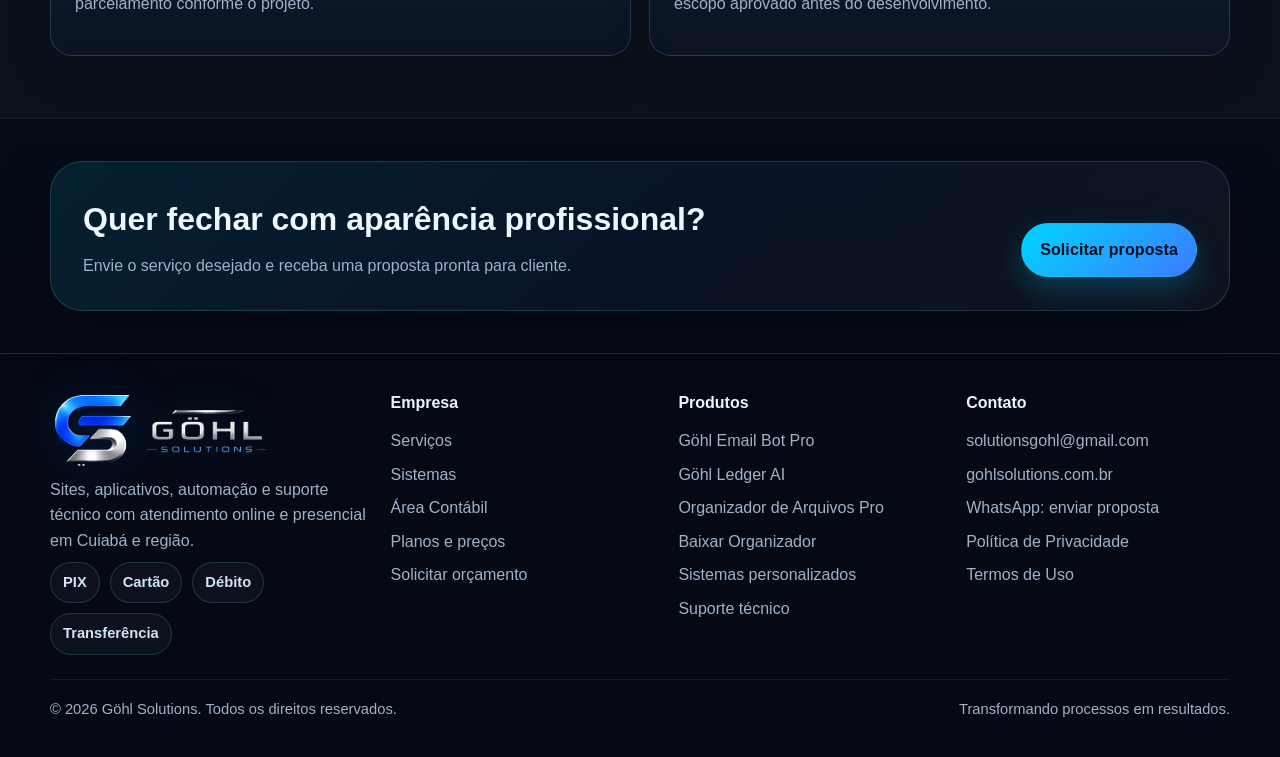
<file: precos.html>
<!doctype html>
<html lang="pt-BR">
<head>
  <meta charset="utf-8">
  <meta name="viewport" content="width=device-width, initial-scale=1">
  <title>Preços — Göhl Solutions</title>
  <meta name="description" content="Tabela de preços da Göhl Solutions para sites, aplicativos, sistemas e suporte.">
  <meta name="theme-color" content="#07111f">
  <meta property="og:title" content="Preços — Göhl Solutions">
  <meta property="og:description" content="Tabela de preços da Göhl Solutions para sites, aplicativos, sistemas e suporte.">
  <meta property="og:type" content="website">
  <link rel="canonical" href="https://gohlsolutions.com.br/precos.html">
  <meta property="og:url" content="https://gohlsolutions.com.br/precos.html">
  <meta property="og:site_name" content="Göhl Solutions">
  <meta property="og:image" content="https://gohlsolutions.com.br/assets/og-image-gohl.webp">
  <meta name="twitter:image" content="https://gohlsolutions.com.br/assets/og-image-gohl.webp">
  <meta name="twitter:card" content="summary">
  <link rel="icon" href="assets/favicon-gohl.png" type="image/png">
  <link rel="stylesheet" href="assets/styles.css">
</head>
<body>
<a class="skip" href="#conteudo">Pular para o conteúdo</a>
<header class="topbar"><div class="container nav"><a class="brand" href="index.html" aria-label="Página inicial da Göhl Solutions"><img src="assets/logo-gohl-horizontal.png" alt="Göhl Solutions"><span class="sr-only"></span></a><button class="menu-btn" type="button" aria-label="Abrir menu">☰ Menu</button><nav class="links" aria-label="Navegação principal"><a href="index.html" class="">Início</a><a href="servicos.html" class="">Serviços</a><a href="sistemas.html" class="">Sistemas</a><a href="serralheria.html" class="">Serralherias</a><a href="contabil.html" class="">Contábil</a><a href="precos.html" class="active">Preços</a><a href="contato.html" class="">Contato</a><a class="btn ghost" href="/admin/login.html">Admin</a></nav></div></header>
<main id="conteudo">

<section class="section"><div class="container"><article class="card product product-featured reveal"><div class="section-head" style="margin-bottom:0"><div><span class="tag ok">Göhl Serralheria SaaS</span><h2 style="font-size:clamp(1.8rem,4vw,3rem);margin:16px 0 10px">Planos mensal e anual em preparação.</h2><p>Os valores comerciais ainda não foram publicados. A plataforma está em desenvolvimento e o piloto será apresentado antes da abertura de assinaturas.</p></div><div class="actions"><a class="btn primary" href="serralheria.html">Ver a plataforma</a><a class="btn ghost" href="contato.html?service=G%C3%B6hl%20Serralheria%20SaaS">Pedir demonstração</a></div></div></article></div></section>

<section class="section"><div class="container"><div class="section-head reveal"><div><span class="eyebrow">Preços</span><h2>Valores iniciais para apresentar ao cliente com clareza.</h2></div><p>Os valores abaixo são base de negociação. Projetos personalizados dependem do escopo, urgência, integrações e suporte.</p></div><div class="grid cards-2"><article class="card reveal"><h3>Landing Page</h3><p>Página única para apresentar a empresa, captar orçamento e enviar cliente para WhatsApp.</p><div class="price">R$ 250+ </div><ul class="list"><li>Visual profissional</li><li>Responsivo</li><li>Formulário simples</li></ul></article><article class="card reveal"><h3>Site Profissional</h3><p>Site institucional com múltiplas páginas, serviços, contato, SEO básico e estrutura comercial.</p><div class="price">R$ 350+ </div><ul class="list"><li>Até 5 páginas base</li><li>SEO básico</li><li>Políticas e contato</li></ul></article><article class="card reveal"><h3>Aplicativo / Sistema</h3><p>Sistema personalizado para organizar processos, clientes, documentos e relatórios.</p><div class="price">R$ 1.500+ </div><ul class="list"><li>Cadastro e login</li><li>Painel admin</li><li>Entrega sob escopo</li></ul></article><article class="card reveal"><h3>Göhl Email Bot Pro</h3><p>Automação assistida para envio de documentos pelo Gmail Web, com anexos, mensagens personalizadas, perfis e logs.</p><div class="price">R$ 49,90 <small>/ mês por PC</small></div><ul class="list"><li>Vitalício lançamento: R$ 297/PC</li><li>Vitalício oficial: R$ 497/PC</li><li>Pacote empresa: R$ 797 a R$ 997</li></ul></article><article class="card reveal"><h3>Organizador de Arquivos Pro</h3><p>Automação para organizar arquivos de empresas, reduzir bagunça nas pastas e economizar tempo operacional.</p><div class="price">R$ 79,90 <small>/ mês por PC</small></div><ul class="list"><li>Regras automáticas</li><li>Histórico de organização</li><li>Vitalício opcional: R$ 397/PC</li><li><a href="assets/downloads/Instalador_Gohl_File_Organizer_v9_1.exe" download>Baixar instalador oficial</a></li></ul></article><article class="card reveal"><h3>Pacote Contábil</h3><p>Pacote para escritório contábil com organização de arquivos, fluxo mensal de documentos e base para automação por empresa.</p><div class="price">Sob consulta</div><ul class="list"><li>Organização por cliente/empresa</li><li>Rotinas mensais</li><li>Instalação do Organizador de Arquivos Pro</li></ul></article></div></div></section>
<section class="section alt"><div class="container"><div class="section-head reveal"><div><span class="eyebrow">Tabela comercial</span><h2>Pacotes e regras de cobrança.</h2></div><p>Use essa tabela em reunião, WhatsApp ou proposta comercial.</p></div><div class="card reveal" style="overflow:auto"><table class="table"><thead><tr><th>Serviço</th><th>Valor inicial</th><th>Observação</th></tr></thead><tbody><tr><td>Landing Page</td><td>R$ 250+</td><td>Ideal para anúncio e captação rápida.</td></tr><tr><td>Site profissional</td><td>R$ 350+</td><td>Empresa séria, serviços, contato e SEO básico.</td></tr><tr><td>Aplicativo / sistema</td><td>R$ 1.500+</td><td>Cadastro, login, painel, relatórios e integrações.</td></tr><tr><td>Göhl Email Bot Pro mensal</td><td>R$ 49,90/mês por PC</td><td>Plano mensal para empresas que enviam documentos com frequência e querem suporte opcional.</td></tr><tr><td>Göhl Email Bot Pro vitalício lançamento</td><td>R$ 297/PC</td><td>Preço promocional de lançamento por computador instalado.</td></tr><tr><td>Göhl Email Bot Pro vitalício oficial</td><td>R$ 497/PC</td><td>Licença vitalícia oficial por computador, com instalação e configuração inicial.</td></tr><tr><td>Pacote empresa do Email Bot</td><td>R$ 797 a R$ 997</td><td>Pacote para mais de um PC, perfis de envio, configuração inicial e negociação de suporte.</td></tr><tr><td>Organizador de Arquivos Pro</td><td>R$ 79,90/mês por PC</td><td>Plano mensal para empresas que querem economizar tempo com organização automática de documentos.</td></tr><tr><td>Organizador de Arquivos Pro vitalício</td><td>R$ 397/PC</td><td>Licença vitalícia por computador, ideal para lançamento e fechamento rápido.</td></tr><tr><td>Pacote empresa do Organizador</td><td>Sob consulta</td><td>Preço especial para mais de um PC, setores diferentes e configuração inicial.</td></tr><tr><td>Pacote Contábil</td><td>Sob consulta</td><td>Organização por empresa, rotina mensal de documentos, implantação e suporte conforme quantidade de PCs.</td></tr><tr><td>Nexus Contábil / Göhl Ledger AI</td><td>Sob consulta</td><td>Sistema contábil em evolução para XML, NF-e, NFC-e, SPED, relatórios e multiempresa.</td></tr><tr><td>Suporte opcional</td><td>R$ 49,90/mês</td><td>Atendimento, ajustes e dúvidas após entrega.</td></tr><tr><td>Manutenção de PC</td><td>Sob orçamento</td><td>Formatação, limpeza, otimização e instalação.</td></tr></tbody></table></div><div class="grid cards-2" style="margin-top:18px"><article class="card reveal"><h3>Forma de pagamento</h3><p>PIX, cartão de crédito, débito, transferência bancária e possibilidade de parcelamento conforme o projeto.</p></article><article class="card reveal"><h3>Projetos personalizados</h3><p>Recomendado cobrar 50% de entrada para iniciar e 50% na entrega, com escopo aprovado antes do desenvolvimento.</p></article></div></div></section>
<section class="banner"><div class="container"><div class="banner-box reveal"><div><h2>Quer fechar com aparência profissional?</h2><p>Envie o serviço desejado e receba uma proposta pronta para cliente.</p></div><div class="actions"><a class="btn primary" href="contato.html">Solicitar proposta</a></div></div></div></section>

</main>
<footer class="footer"><div class="container"><div class="footer-grid"><div><img src="assets/logo-gohl-horizontal.png" alt="Göhl Solutions" style="width:180px"><p>Sites, aplicativos, automação e suporte técnico com atendimento online e presencial em Cuiabá e região.</p><div class="pill-row"><span class="pill">PIX</span><span class="pill">Cartão</span><span class="pill">Débito</span><span class="pill">Transferência</span></div></div><div><h4>Empresa</h4><a href="servicos.html">Serviços</a><a href="sistemas.html">Sistemas</a><a href="contabil.html">Área Contábil</a><a href="precos.html">Planos e preços</a><a href="contato.html">Solicitar orçamento</a></div><div><h4>Produtos</h4><a href="sistemas.html#emailbot">Göhl Email Bot Pro</a><a href="sistemas.html#ledger">Göhl Ledger AI</a><a href="sistemas.html#organizador">Organizador de Arquivos Pro</a><a href="assets/downloads/Instalador_Gohl_File_Organizer_v9_1.exe" download>Baixar Organizador</a><a href="sistemas.html#custom">Sistemas personalizados</a><a href="servicos.html#suporte">Suporte técnico</a></div><div><h4>Contato</h4><a href="https://mail.google.com/mail/?view=cm&fs=1&to=solutionsgohl%40gmail.com&su=Contato%20pelo%20site%20G%C3%B6hl%20Solutions" target="_blank" rel="noopener" data-gmail-link>solutionsgohl@gmail.com</a><a href="https://gohlsolutions.com.br">gohlsolutions.com.br</a><a href="https://wa.me/5565999999999?text=Ol%C3%A1%2C%20tenho%20interesse%20em%20uma%20proposta%20da%20G%C3%B6hl%20Solutions." target="_blank" rel="noopener" data-whatsapp-link>WhatsApp: enviar proposta</a><a href="privacidade.html">Política de Privacidade</a><a href="termos.html">Termos de Uso</a></div></div><div class="legal"><span>© <span id="year"></span> Göhl Solutions. Todos os direitos reservados.</span><span>Transformando processos em resultados.</span></div></div></footer><script src="assets/script.js"></script>
</body>
</html>
</file>
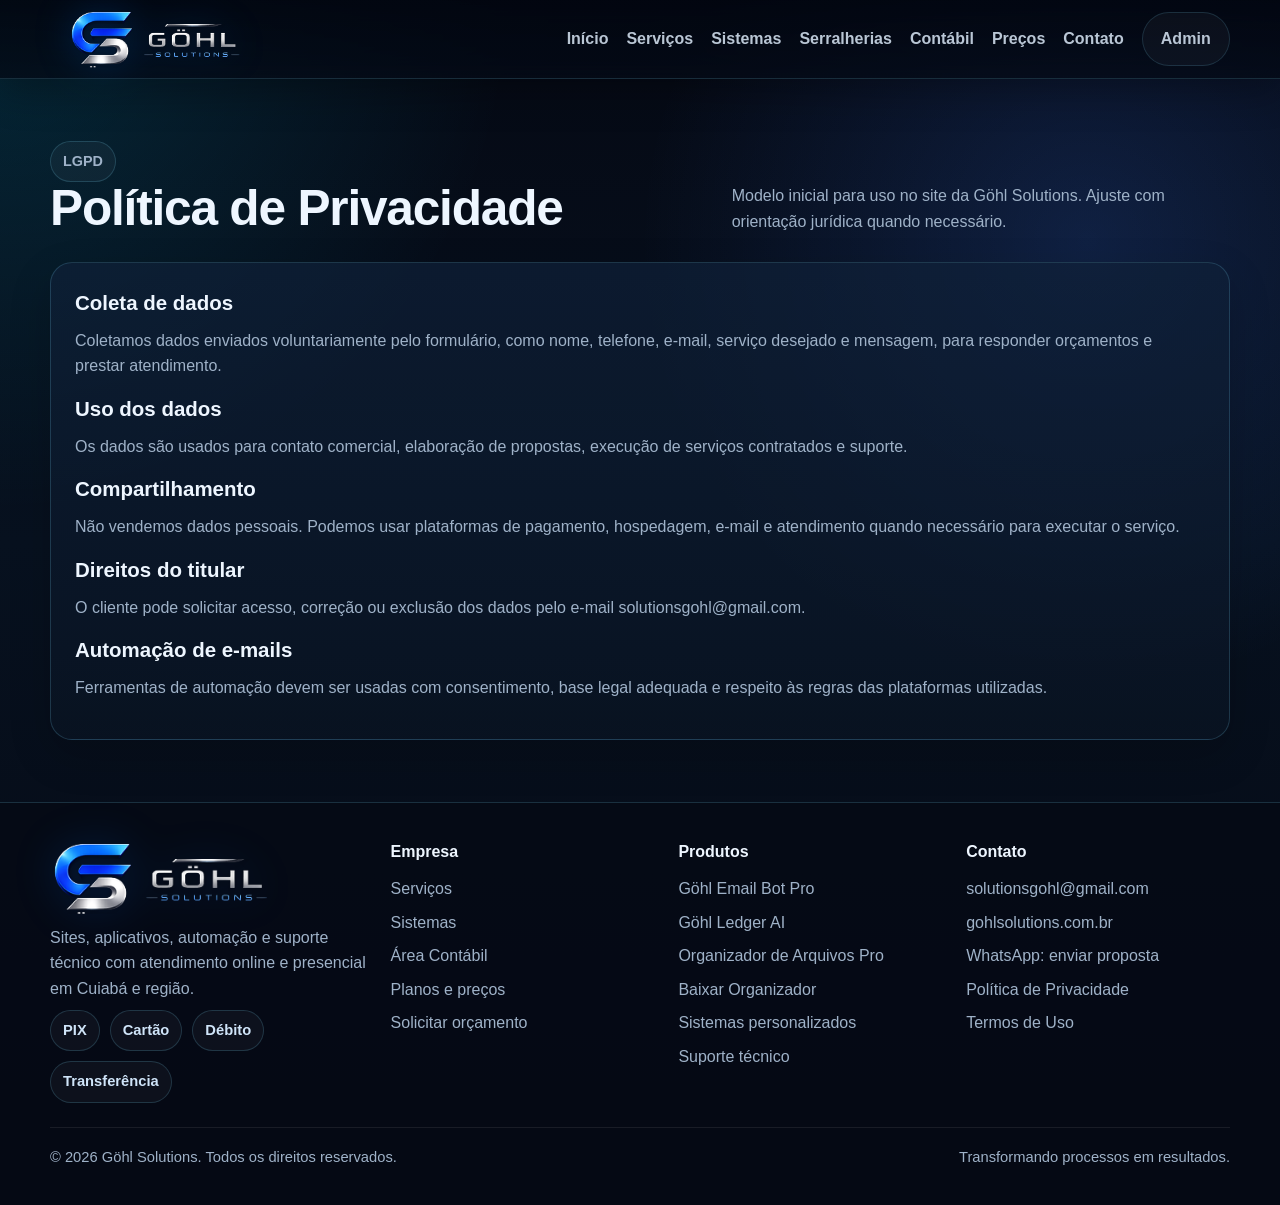
<file: privacidade.html>
<!doctype html>
<html lang="pt-BR">
<head>
  <meta charset="utf-8">
  <meta name="viewport" content="width=device-width, initial-scale=1">
  <title>Política de Privacidade — Göhl Solutions</title>
  <meta name="description" content="Política de privacidade e LGPD da Göhl Solutions.">
  <meta name="theme-color" content="#07111f">
  <meta property="og:title" content="Política de Privacidade — Göhl Solutions">
  <meta property="og:description" content="Política de privacidade e LGPD da Göhl Solutions.">
  <meta property="og:type" content="website">
  <link rel="canonical" href="https://gohlsolutions.com.br/privacidade.html">
  <meta property="og:url" content="https://gohlsolutions.com.br/privacidade.html">
  <meta property="og:site_name" content="Göhl Solutions">
  <meta property="og:image" content="https://gohlsolutions.com.br/assets/og-image-gohl.webp">
  <meta name="twitter:image" content="https://gohlsolutions.com.br/assets/og-image-gohl.webp">
  <meta name="twitter:card" content="summary">
  <link rel="icon" href="assets/favicon-gohl.png" type="image/png">
  <link rel="stylesheet" href="assets/styles.css">
</head>
<body>
<a class="skip" href="#conteudo">Pular para o conteúdo</a>
<header class="topbar"><div class="container nav"><a class="brand" href="index.html" aria-label="Página inicial da Göhl Solutions"><img src="assets/logo-gohl-horizontal.png" alt="Göhl Solutions"><span class="sr-only"></span></a><button class="menu-btn" type="button" aria-label="Abrir menu">☰ Menu</button><nav class="links" aria-label="Navegação principal"><a href="index.html" class="">Início</a><a href="servicos.html" class="">Serviços</a><a href="sistemas.html" class="">Sistemas</a><a href="serralheria.html" class="">Serralherias</a><a href="contabil.html" class="">Contábil</a><a href="precos.html" class="">Preços</a><a href="contato.html" class="">Contato</a><a class="btn ghost" href="/admin/login.html">Admin</a></nav></div></header>
<main id="conteudo">

<section class="section"><div class="container"><div class="section-head reveal"><div><span class="eyebrow">LGPD</span><h2>Política de Privacidade</h2></div><p>Modelo inicial para uso no site da Göhl Solutions. Ajuste com orientação jurídica quando necessário.</p></div><div class="card reveal"><h3>Coleta de dados</h3><p>Coletamos dados enviados voluntariamente pelo formulário, como nome, telefone, e-mail, serviço desejado e mensagem, para responder orçamentos e prestar atendimento.</p><h3>Uso dos dados</h3><p>Os dados são usados para contato comercial, elaboração de propostas, execução de serviços contratados e suporte.</p><h3>Compartilhamento</h3><p>Não vendemos dados pessoais. Podemos usar plataformas de pagamento, hospedagem, e-mail e atendimento quando necessário para executar o serviço.</p><h3>Direitos do titular</h3><p>O cliente pode solicitar acesso, correção ou exclusão dos dados pelo e-mail solutionsgohl@gmail.com.</p><h3>Automação de e-mails</h3><p>Ferramentas de automação devem ser usadas com consentimento, base legal adequada e respeito às regras das plataformas utilizadas.</p></div></div></section>

</main>
<footer class="footer"><div class="container"><div class="footer-grid"><div><img src="assets/logo-gohl-horizontal.png" alt="Göhl Solutions" style="width:180px"><p>Sites, aplicativos, automação e suporte técnico com atendimento online e presencial em Cuiabá e região.</p><div class="pill-row"><span class="pill">PIX</span><span class="pill">Cartão</span><span class="pill">Débito</span><span class="pill">Transferência</span></div></div><div><h4>Empresa</h4><a href="servicos.html">Serviços</a><a href="sistemas.html">Sistemas</a><a href="contabil.html">Área Contábil</a><a href="precos.html">Planos e preços</a><a href="contato.html">Solicitar orçamento</a></div><div><h4>Produtos</h4><a href="sistemas.html#emailbot">Göhl Email Bot Pro</a><a href="sistemas.html#ledger">Göhl Ledger AI</a><a href="sistemas.html#organizador">Organizador de Arquivos Pro</a><a href="assets/downloads/Instalador_Gohl_File_Organizer_v9_1.exe" download>Baixar Organizador</a><a href="sistemas.html#custom">Sistemas personalizados</a><a href="servicos.html#suporte">Suporte técnico</a></div><div><h4>Contato</h4><a href="https://mail.google.com/mail/?view=cm&fs=1&to=solutionsgohl%40gmail.com&su=Contato%20pelo%20site%20G%C3%B6hl%20Solutions" target="_blank" rel="noopener" data-gmail-link>solutionsgohl@gmail.com</a><a href="https://gohlsolutions.com.br">gohlsolutions.com.br</a><a href="https://wa.me/5565999999999?text=Ol%C3%A1%2C%20tenho%20interesse%20em%20uma%20proposta%20da%20G%C3%B6hl%20Solutions." target="_blank" rel="noopener" data-whatsapp-link>WhatsApp: enviar proposta</a><a href="privacidade.html">Política de Privacidade</a><a href="termos.html">Termos de Uso</a></div></div><div class="legal"><span>© <span id="year"></span> Göhl Solutions. Todos os direitos reservados.</span><span>Transformando processos em resultados.</span></div></div></footer><script src="assets/script.js"></script>
</body>
</html>
</file>
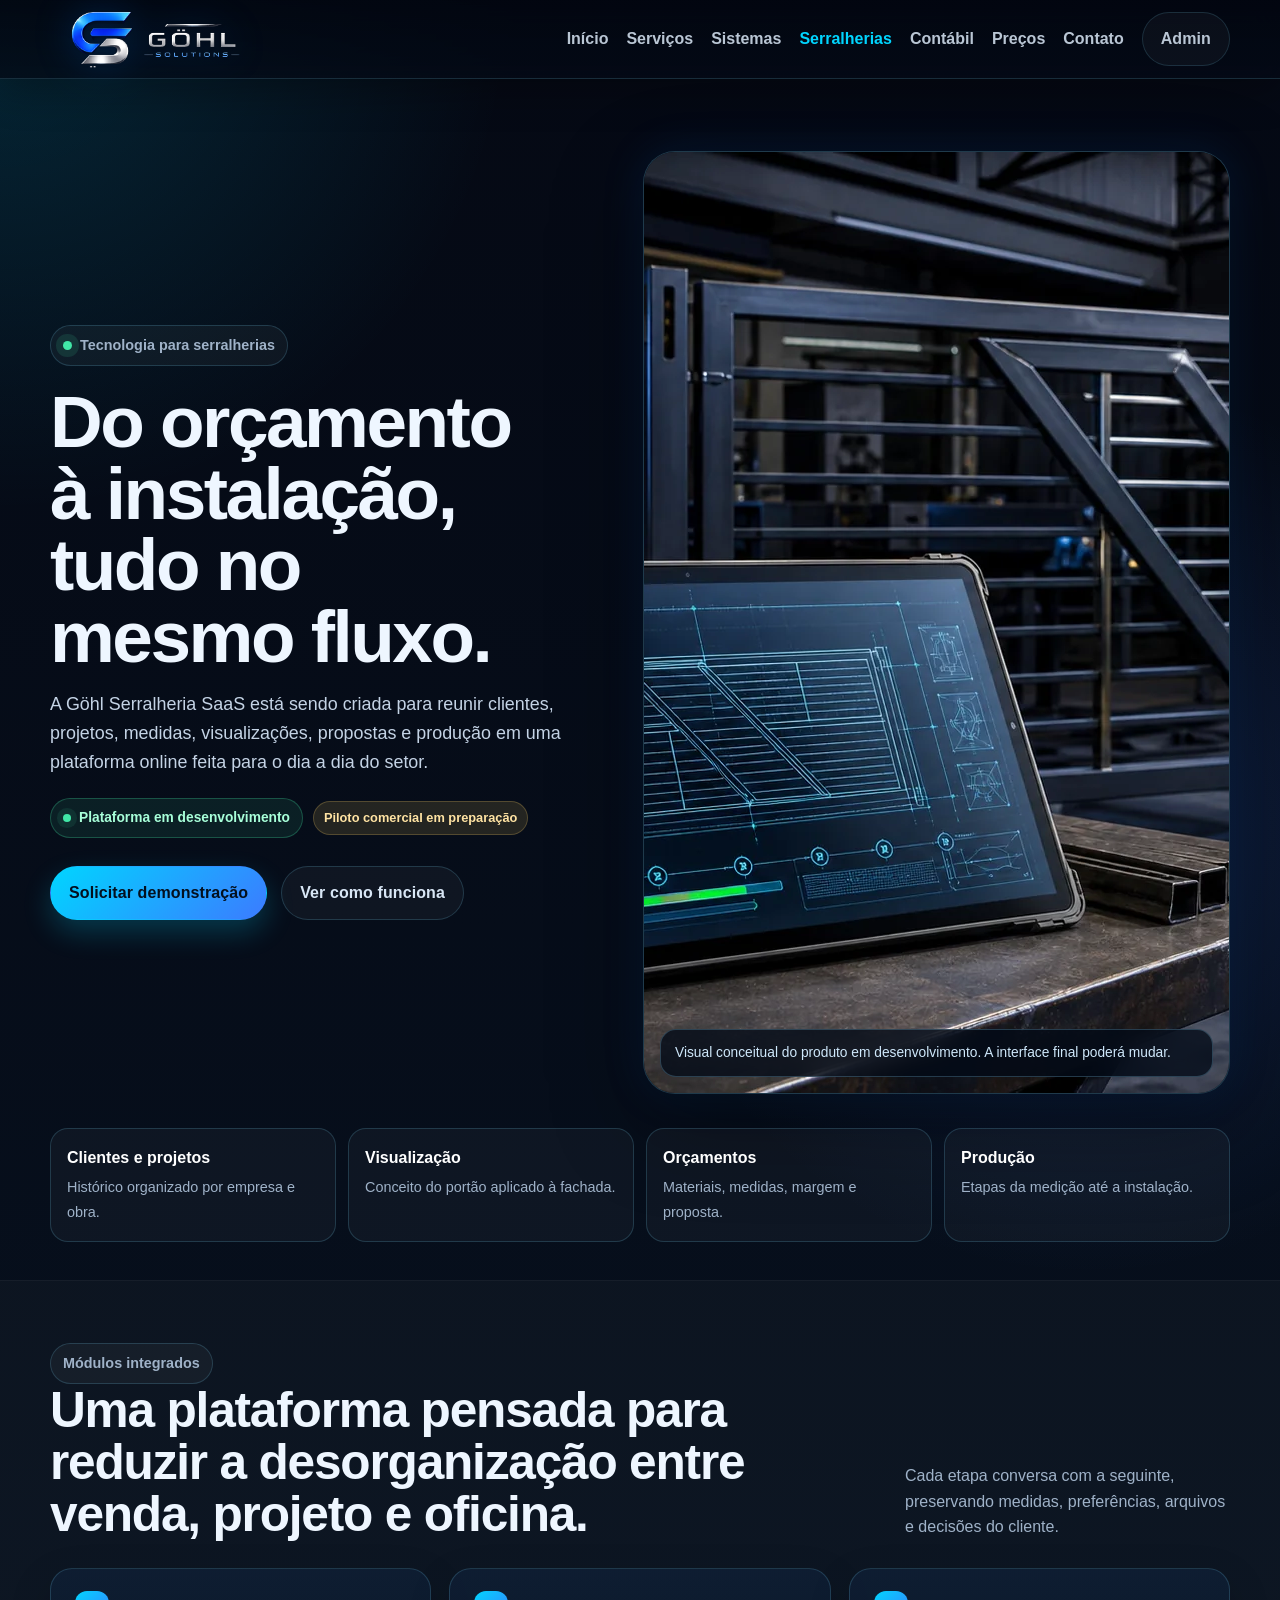
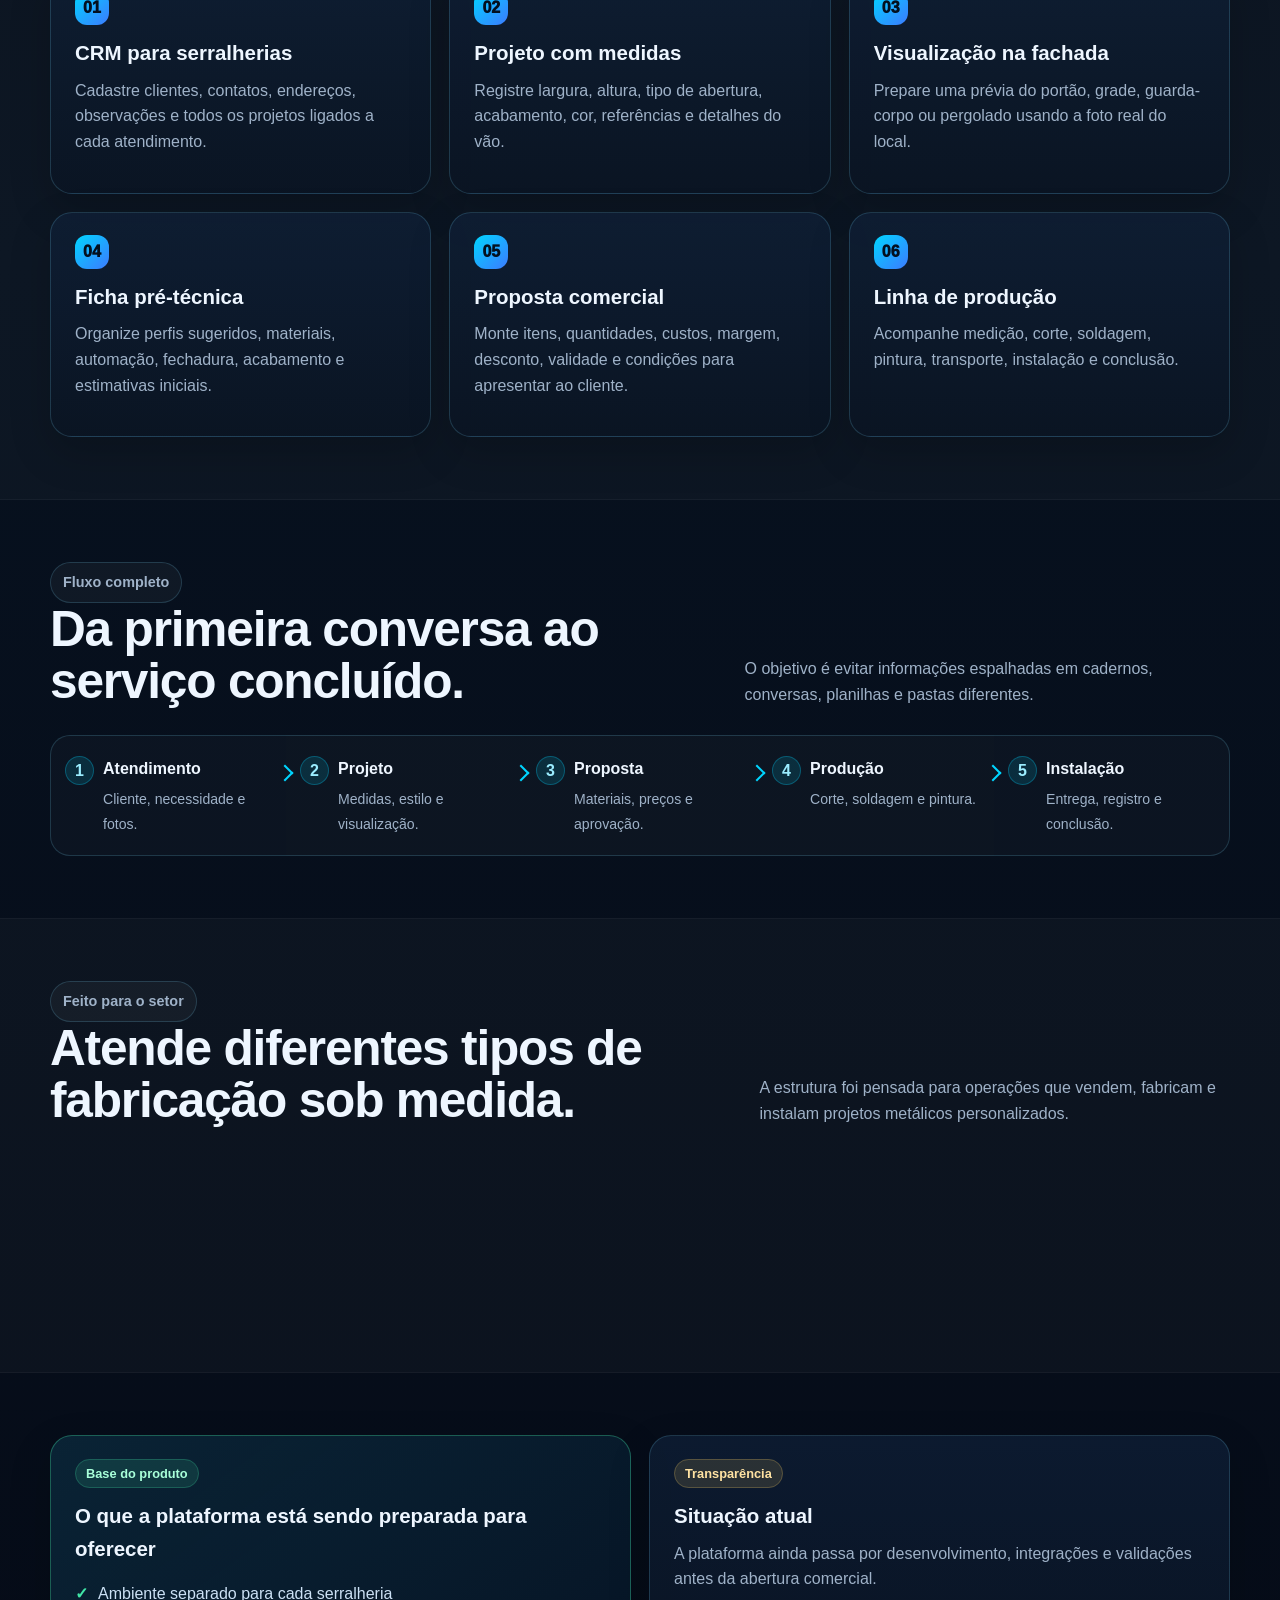
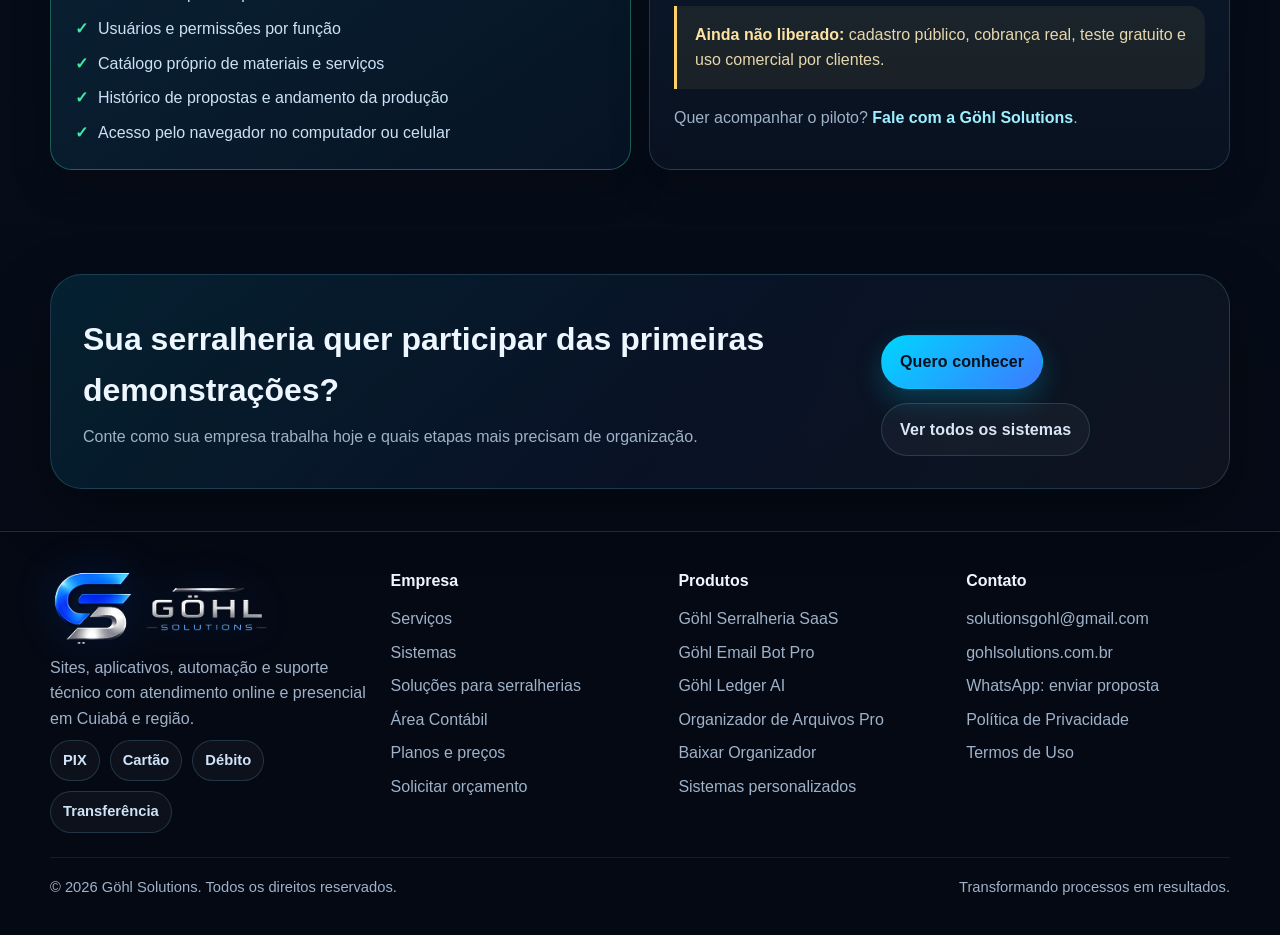
<file: serralheria.html>
<!doctype html>
<html lang="pt-BR">
<head>
  <meta charset="utf-8">
  <meta name="viewport" content="width=device-width, initial-scale=1">
  <title>Aplicativo para Serralherias — Göhl Solutions</title>
  <meta name="description" content="Conheça a plataforma Göhl para serralherias: clientes, projetos, visualização de portões, orçamentos e acompanhamento da produção.">
  <meta name="theme-color" content="#07111f">
  <meta property="og:title" content="Aplicativo para Serralherias — Göhl Solutions">
  <meta property="og:description" content="Do primeiro atendimento à instalação: uma plataforma online pensada para organizar a rotina da serralheria.">
  <meta property="og:type" content="website">
  <link rel="canonical" href="https://gohlsolutions.com.br/serralheria.html">
  <meta property="og:url" content="https://gohlsolutions.com.br/serralheria.html">
  <meta property="og:site_name" content="Göhl Solutions">
  <meta property="og:image" content="https://gohlsolutions.com.br/assets/og-image-gohl.webp">
  <meta name="twitter:image" content="https://gohlsolutions.com.br/assets/og-image-gohl.webp">
  <meta name="twitter:card" content="summary">
  <link rel="icon" href="assets/favicon-gohl.png" type="image/png">
  <link rel="stylesheet" href="assets/styles.css">
</head>
<body>
<a class="skip" href="#conteudo">Pular para o conteúdo</a>
<header class="topbar"><div class="container nav"><a class="brand" href="index.html" aria-label="Página inicial da Göhl Solutions"><img src="assets/logo-gohl-horizontal.png" alt="Göhl Solutions"><span class="sr-only"></span></a><button class="menu-btn" type="button" aria-label="Abrir menu">☰ Menu</button><nav class="links" aria-label="Navegação principal"><a href="index.html">Início</a><a href="servicos.html">Serviços</a><a href="sistemas.html">Sistemas</a><a href="serralheria.html" class="active">Serralherias</a><a href="contabil.html">Contábil</a><a href="precos.html">Preços</a><a href="contato.html">Contato</a><a class="btn ghost" href="/admin/login.html">Admin</a></nav></div></header>
<main id="conteudo">

<section class="industry-hero">
  <div class="container">
    <div class="industry-grid">
      <div class="industry-copy reveal">
        <span class="eyebrow"><span class="pulse"></span> Tecnologia para serralherias</span>
        <h1>Do orçamento à instalação, tudo no mesmo fluxo.</h1>
        <p class="lead">A Göhl Serralheria SaaS está sendo criada para reunir clientes, projetos, medidas, visualizações, propostas e produção em uma plataforma online feita para o dia a dia do setor.</p>
        <div class="status-row"><span class="app-status">Plataforma em desenvolvimento</span><span class="tag warn">Piloto comercial em preparação</span></div>
        <div class="actions"><a class="btn primary" href="contato.html?service=G%C3%B6hl%20Serralheria%20SaaS">Solicitar demonstração</a><a class="btn ghost" href="#como-funciona">Ver como funciona</a></div>
      </div>
      <figure class="industry-media reveal">
        <img src="assets/gohl-serralheria-conceito.webp" alt="Visual conceitual de um projeto digital de portão em uma oficina de serralheria" width="1672" height="941" decoding="async">
        <figcaption class="media-caption">Visual conceitual do produto em desenvolvimento. A interface final poderá mudar.</figcaption>
      </figure>
    </div>
    <div class="feature-band reveal" aria-label="Principais áreas da plataforma">
      <div class="item"><strong>Clientes e projetos</strong><span>Histórico organizado por empresa e obra.</span></div>
      <div class="item"><strong>Visualização</strong><span>Conceito do portão aplicado à fachada.</span></div>
      <div class="item"><strong>Orçamentos</strong><span>Materiais, medidas, margem e proposta.</span></div>
      <div class="item"><strong>Produção</strong><span>Etapas da medição até a instalação.</span></div>
    </div>
  </div>
</section>

<section class="section alt" id="como-funciona"><div class="container">
  <div class="section-head reveal"><div><span class="eyebrow">Módulos integrados</span><h2>Uma plataforma pensada para reduzir a desorganização entre venda, projeto e oficina.</h2></div><p>Cada etapa conversa com a seguinte, preservando medidas, preferências, arquivos e decisões do cliente.</p></div>
  <div class="grid cards-3">
    <article class="card module-card reveal"><span class="module-number">01</span><h3>CRM para serralherias</h3><p>Cadastre clientes, contatos, endereços, observações e todos os projetos ligados a cada atendimento.</p></article>
    <article class="card module-card reveal"><span class="module-number">02</span><h3>Projeto com medidas</h3><p>Registre largura, altura, tipo de abertura, acabamento, cor, referências e detalhes do vão.</p></article>
    <article class="card module-card reveal"><span class="module-number">03</span><h3>Visualização na fachada</h3><p>Prepare uma prévia do portão, grade, guarda-corpo ou pergolado usando a foto real do local.</p></article>
    <article class="card module-card reveal"><span class="module-number">04</span><h3>Ficha pré-técnica</h3><p>Organize perfis sugeridos, materiais, automação, fechadura, acabamento e estimativas iniciais.</p></article>
    <article class="card module-card reveal"><span class="module-number">05</span><h3>Proposta comercial</h3><p>Monte itens, quantidades, custos, margem, desconto, validade e condições para apresentar ao cliente.</p></article>
    <article class="card module-card reveal"><span class="module-number">06</span><h3>Linha de produção</h3><p>Acompanhe medição, corte, soldagem, pintura, transporte, instalação e conclusão.</p></article>
  </div>
</div></section>

<section class="section"><div class="container">
  <div class="section-head reveal"><div><span class="eyebrow">Fluxo completo</span><h2>Da primeira conversa ao serviço concluído.</h2></div><p>O objetivo é evitar informações espalhadas em cadernos, conversas, planilhas e pastas diferentes.</p></div>
  <div class="journey reveal">
    <div class="journey-step"><strong>Atendimento</strong><span>Cliente, necessidade e fotos.</span></div>
    <div class="journey-step"><strong>Projeto</strong><span>Medidas, estilo e visualização.</span></div>
    <div class="journey-step"><strong>Proposta</strong><span>Materiais, preços e aprovação.</span></div>
    <div class="journey-step"><strong>Produção</strong><span>Corte, soldagem e pintura.</span></div>
    <div class="journey-step"><strong>Instalação</strong><span>Entrega, registro e conclusão.</span></div>
  </div>
</div></section>

<section class="section alt"><div class="container">
  <div class="section-head reveal"><div><span class="eyebrow">Feito para o setor</span><h2>Atende diferentes tipos de fabricação sob medida.</h2></div><p>A estrutura foi pensada para operações que vendem, fabricam e instalam projetos metálicos personalizados.</p></div>
  <div class="grid cards-3">
    <article class="card reveal"><h3>Portões e grades</h3><p>Basculantes, deslizantes, de abrir, pantográficas e projetos especiais.</p></article>
    <article class="card reveal"><h3>Estruturas e coberturas</h3><p>Pergolados, coberturas metálicas e estruturas fabricadas conforme medidas.</p></article>
    <article class="card reveal"><h3>Proteção e acabamento</h3><p>Guarda-corpos, corrimãos, fechamentos e soluções personalizadas.</p></article>
  </div>
</div></section>

<section class="section"><div class="container">
  <div class="grid cards-2">
    <article class="card product-featured reveal"><span class="tag ok">Base do produto</span><h3 style="margin-top:14px">O que a plataforma está sendo preparada para oferecer</h3><ul class="list"><li>Ambiente separado para cada serralheria</li><li>Usuários e permissões por função</li><li>Catálogo próprio de materiais e serviços</li><li>Histórico de propostas e andamento da produção</li><li>Acesso pelo navegador no computador ou celular</li></ul></article>
    <article class="card reveal"><span class="tag warn">Transparência</span><h3 style="margin-top:14px">Situação atual</h3><p>A plataforma ainda passa por desenvolvimento, integrações e validações antes da abertura comercial.</p><div class="truth-note"><strong>Ainda não liberado:</strong> cadastro público, cobrança real, teste gratuito e uso comercial por clientes.</div><p style="margin-top:16px">Quer acompanhar o piloto? <a class="cta-inline" href="contato.html?service=G%C3%B6hl%20Serralheria%20SaaS">Fale com a Göhl Solutions</a>.</p></article>
  </div>
</div></section>

<section class="banner"><div class="container"><div class="banner-box reveal"><div><h2>Sua serralheria quer participar das primeiras demonstrações?</h2><p>Conte como sua empresa trabalha hoje e quais etapas mais precisam de organização.</p></div><div class="actions"><a class="btn primary" href="contato.html?service=G%C3%B6hl%20Serralheria%20SaaS">Quero conhecer</a><a class="btn ghost" href="sistemas.html#serralheria">Ver todos os sistemas</a></div></div></div></section>

</main>
<footer class="footer"><div class="container"><div class="footer-grid"><div><img src="assets/logo-gohl-horizontal.png" alt="Göhl Solutions" style="width:180px"><p>Sites, aplicativos, automação e suporte técnico com atendimento online e presencial em Cuiabá e região.</p><div class="pill-row"><span class="pill">PIX</span><span class="pill">Cartão</span><span class="pill">Débito</span><span class="pill">Transferência</span></div></div><div><h4>Empresa</h4><a href="servicos.html">Serviços</a><a href="sistemas.html">Sistemas</a><a href="serralheria.html">Soluções para serralherias</a><a href="contabil.html">Área Contábil</a><a href="precos.html">Planos e preços</a><a href="contato.html">Solicitar orçamento</a></div><div><h4>Produtos</h4><a href="serralheria.html">Göhl Serralheria SaaS</a><a href="sistemas.html#emailbot">Göhl Email Bot Pro</a><a href="sistemas.html#ledger">Göhl Ledger AI</a><a href="sistemas.html#organizador">Organizador de Arquivos Pro</a><a href="assets/downloads/Instalador_Gohl_File_Organizer_v9_1.exe" download>Baixar Organizador</a><a href="sistemas.html#custom">Sistemas personalizados</a></div><div><h4>Contato</h4><a href="https://mail.google.com/mail/?view=cm&amp;fs=1&amp;to=solutionsgohl%40gmail.com&amp;su=Contato%20pelo%20site%20G%C3%B6hl%20Solutions" target="_blank" rel="noopener" data-gmail-link>solutionsgohl@gmail.com</a><a href="https://gohlsolutions.com.br">gohlsolutions.com.br</a><a href="https://wa.me/5565999999999?text=Ol%C3%A1%2C%20tenho%20interesse%20em%20uma%20proposta%20da%20G%C3%B6hl%20Solutions." target="_blank" rel="noopener" data-whatsapp-link>WhatsApp: enviar proposta</a><a href="privacidade.html">Política de Privacidade</a><a href="termos.html">Termos de Uso</a></div></div><div class="legal"><span>© <span id="year"></span> Göhl Solutions. Todos os direitos reservados.</span><span>Transformando processos em resultados.</span></div></div></footer><script src="assets/script.js"></script>
</body>
</html>
</file>
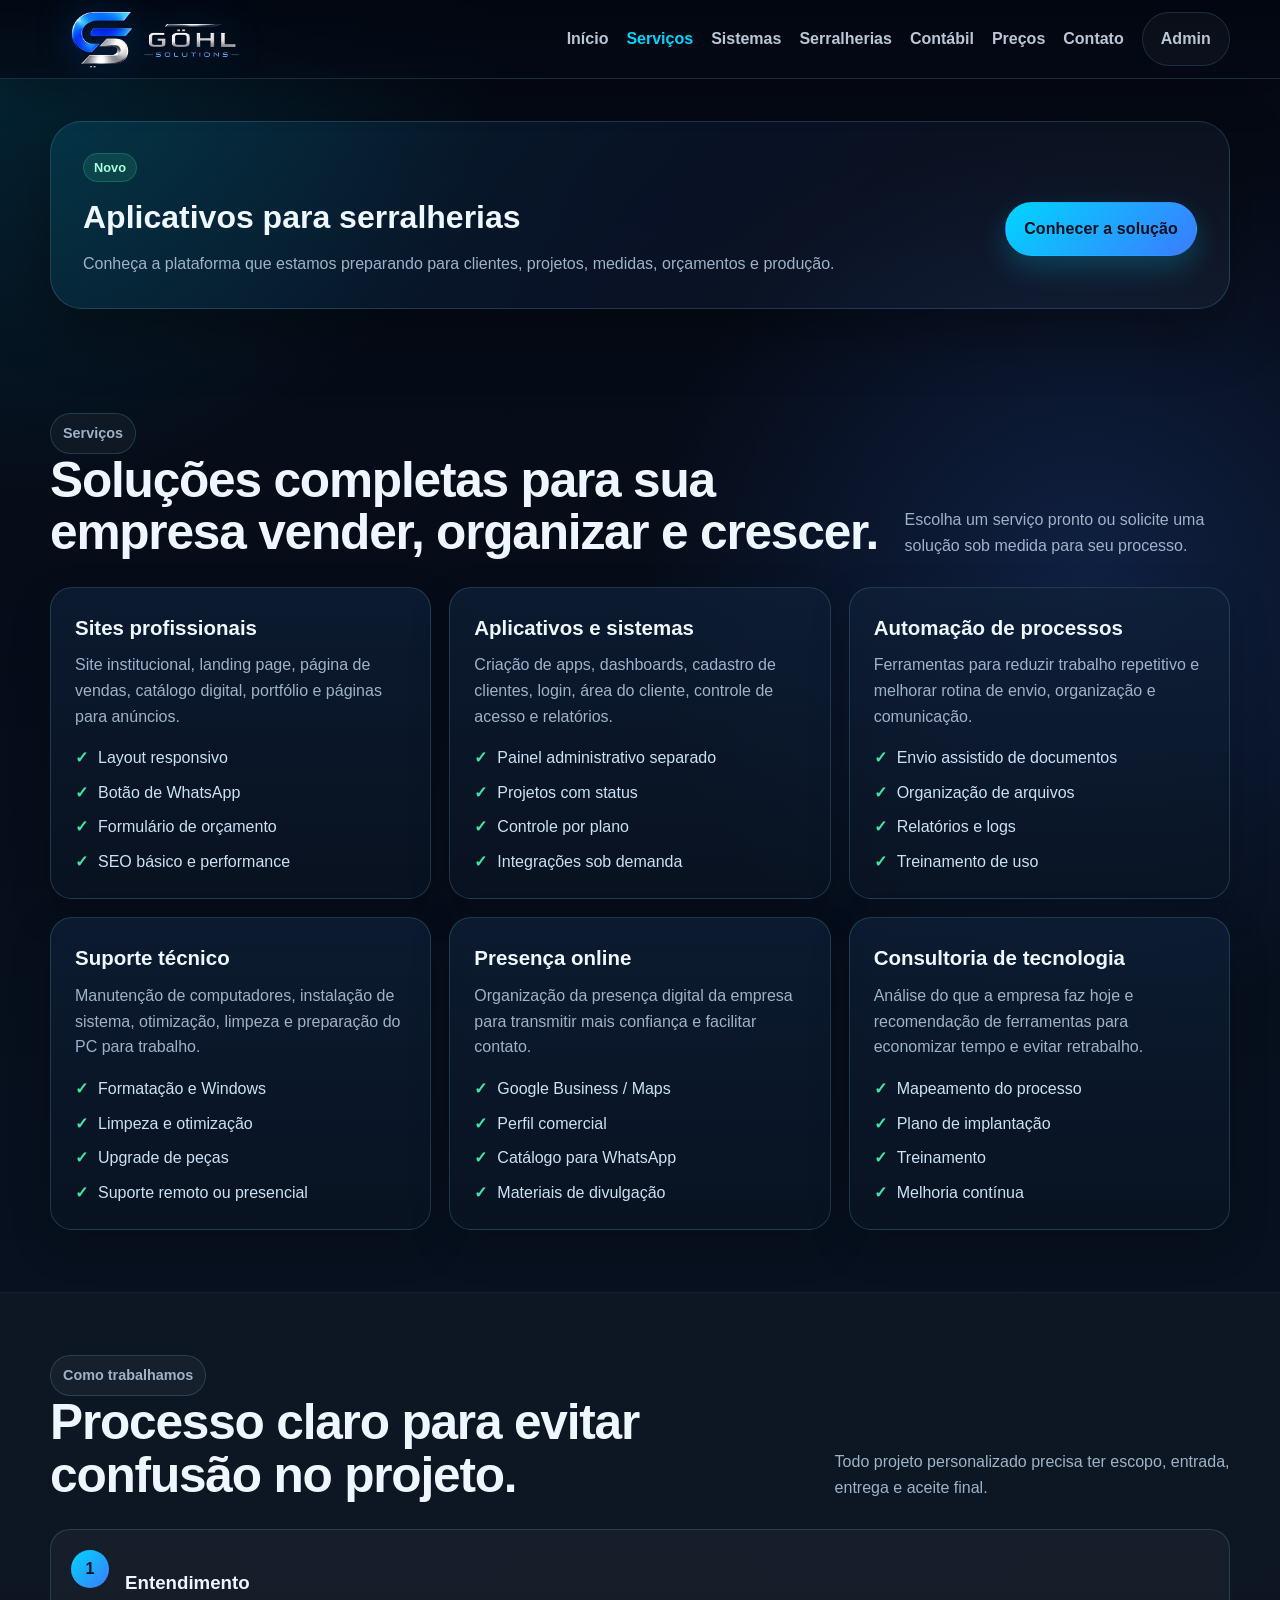
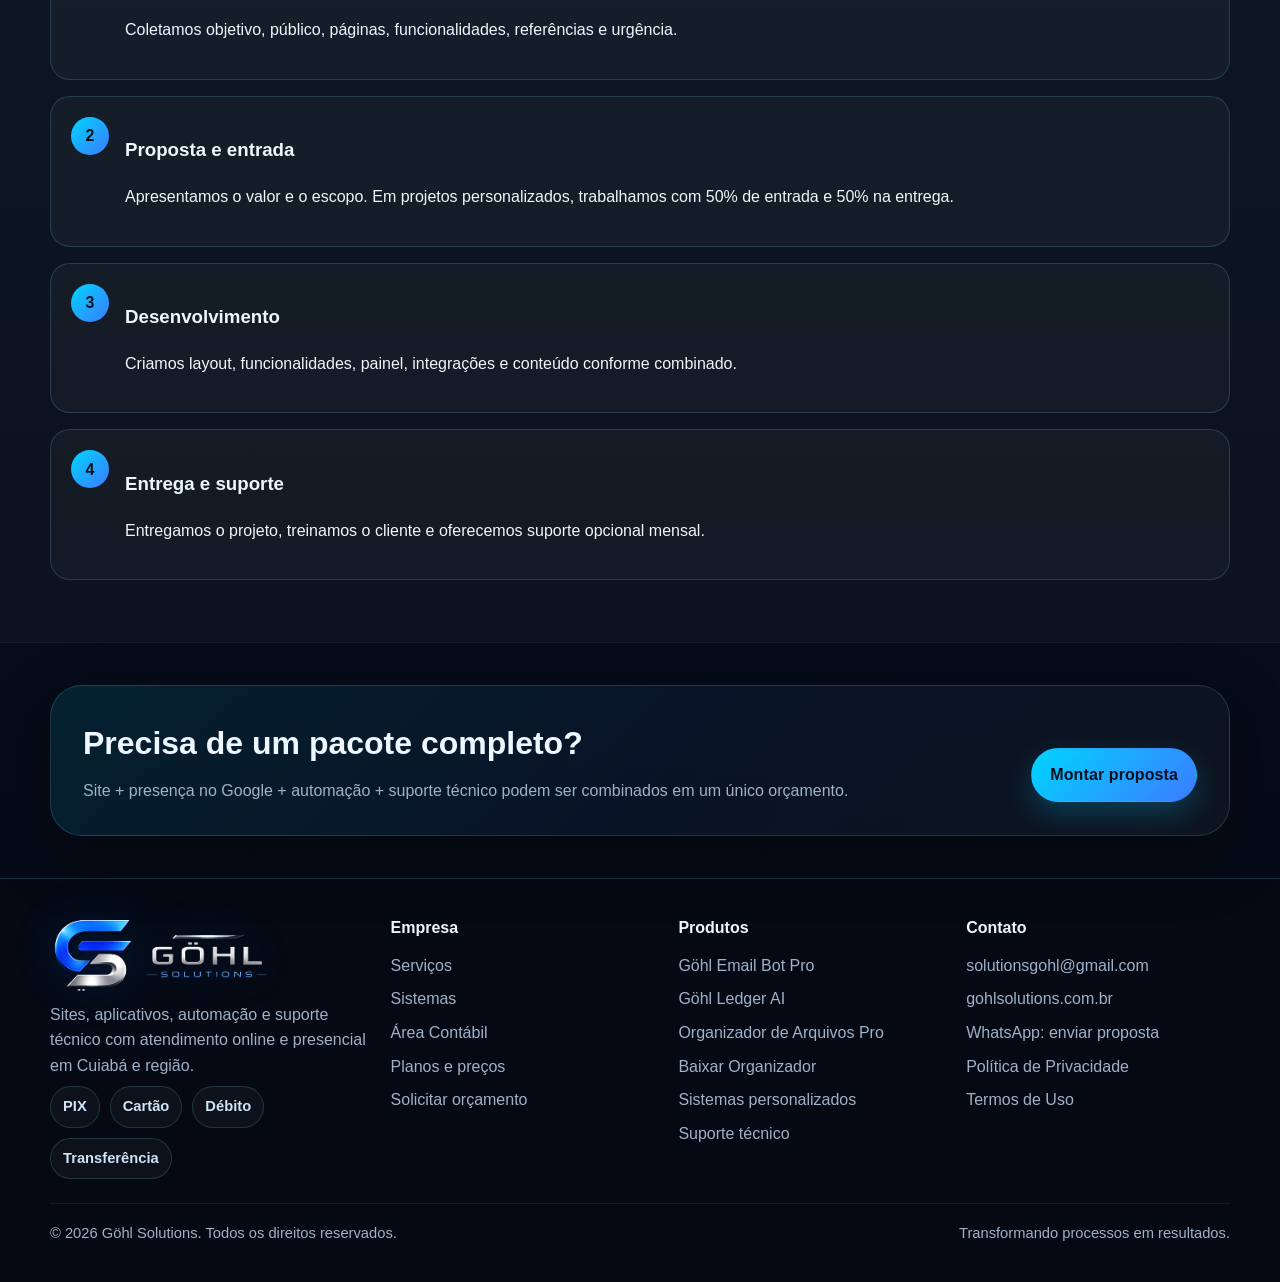
<file: servicos.html>
<!doctype html>
<html lang="pt-BR">
<head>
  <meta charset="utf-8">
  <meta name="viewport" content="width=device-width, initial-scale=1">
  <title>Serviços — Göhl Solutions</title>
  <meta name="description" content="Serviços de criação de sites, aplicativos, automação, suporte técnico e presença online.">
  <meta name="theme-color" content="#07111f">
  <meta property="og:title" content="Serviços — Göhl Solutions">
  <meta property="og:description" content="Serviços de criação de sites, aplicativos, automação, suporte técnico e presença online.">
  <meta property="og:type" content="website">
  <link rel="canonical" href="https://gohlsolutions.com.br/servicos.html">
  <meta property="og:url" content="https://gohlsolutions.com.br/servicos.html">
  <meta property="og:site_name" content="Göhl Solutions">
  <meta property="og:image" content="https://gohlsolutions.com.br/assets/og-image-gohl.webp">
  <meta name="twitter:image" content="https://gohlsolutions.com.br/assets/og-image-gohl.webp">
  <meta name="twitter:card" content="summary">
  <link rel="icon" href="assets/favicon-gohl.png" type="image/png">
  <link rel="stylesheet" href="assets/styles.css">
</head>
<body>
<a class="skip" href="#conteudo">Pular para o conteúdo</a>
<header class="topbar"><div class="container nav"><a class="brand" href="index.html" aria-label="Página inicial da Göhl Solutions"><img src="assets/logo-gohl-horizontal.png" alt="Göhl Solutions"><span class="sr-only"></span></a><button class="menu-btn" type="button" aria-label="Abrir menu">☰ Menu</button><nav class="links" aria-label="Navegação principal"><a href="index.html" class="">Início</a><a href="servicos.html" class="active">Serviços</a><a href="sistemas.html" class="">Sistemas</a><a href="serralheria.html" class="">Serralherias</a><a href="contabil.html" class="">Contábil</a><a href="precos.html" class="">Preços</a><a href="contato.html" class="">Contato</a><a class="btn ghost" href="/admin/login.html">Admin</a></nav></div></header>
<main id="conteudo">

<section class="banner"><div class="container"><div class="banner-box reveal"><div><span class="tag ok">Novo</span><h2 style="margin-top:12px">Aplicativos para serralherias</h2><p>Conheça a plataforma que estamos preparando para clientes, projetos, medidas, orçamentos e produção.</p></div><div class="actions"><a class="btn primary" href="serralheria.html">Conhecer a solução</a></div></div></div></section>

<section class="section"><div class="container"><div class="section-head reveal"><div><span class="eyebrow">Serviços</span><h2>Soluções completas para sua empresa vender, organizar e crescer.</h2></div><p>Escolha um serviço pronto ou solicite uma solução sob medida para seu processo.</p></div><div class="grid cards-3"><article class="card reveal"><h3>Sites profissionais</h3><p>Site institucional, landing page, página de vendas, catálogo digital, portfólio e páginas para anúncios.</p><ul class="list"><li>Layout responsivo</li><li>Botão de WhatsApp</li><li>Formulário de orçamento</li><li>SEO básico e performance</li></ul></article><article class="card reveal"><h3>Aplicativos e sistemas</h3><p>Criação de apps, dashboards, cadastro de clientes, login, área do cliente, controle de acesso e relatórios.</p><ul class="list"><li>Painel administrativo separado</li><li>Projetos com status</li><li>Controle por plano</li><li>Integrações sob demanda</li></ul></article><article class="card reveal"><h3>Automação de processos</h3><p>Ferramentas para reduzir trabalho repetitivo e melhorar rotina de envio, organização e comunicação.</p><ul class="list"><li>Envio assistido de documentos</li><li>Organização de arquivos</li><li>Relatórios e logs</li><li>Treinamento de uso</li></ul></article><article class="card reveal" id="suporte"><h3>Suporte técnico</h3><p>Manutenção de computadores, instalação de sistema, otimização, limpeza e preparação do PC para trabalho.</p><ul class="list"><li>Formatação e Windows</li><li>Limpeza e otimização</li><li>Upgrade de peças</li><li>Suporte remoto ou presencial</li></ul></article><article class="card reveal"><h3>Presença online</h3><p>Organização da presença digital da empresa para transmitir mais confiança e facilitar contato.</p><ul class="list"><li>Google Business / Maps</li><li>Perfil comercial</li><li>Catálogo para WhatsApp</li><li>Materiais de divulgação</li></ul></article><article class="card reveal"><h3>Consultoria de tecnologia</h3><p>Análise do que a empresa faz hoje e recomendação de ferramentas para economizar tempo e evitar retrabalho.</p><ul class="list"><li>Mapeamento do processo</li><li>Plano de implantação</li><li>Treinamento</li><li>Melhoria contínua</li></ul></article></div></div></section>
<section class="section alt"><div class="container"><div class="section-head reveal"><div><span class="eyebrow">Como trabalhamos</span><h2>Processo claro para evitar confusão no projeto.</h2></div><p>Todo projeto personalizado precisa ter escopo, entrada, entrega e aceite final.</p></div><div class="steps"><div class="step reveal"><div><h3>Entendimento</h3><p>Coletamos objetivo, público, páginas, funcionalidades, referências e urgência.</p></div></div><div class="step reveal"><div><h3>Proposta e entrada</h3><p>Apresentamos o valor e o escopo. Em projetos personalizados, trabalhamos com 50% de entrada e 50% na entrega.</p></div></div><div class="step reveal"><div><h3>Desenvolvimento</h3><p>Criamos layout, funcionalidades, painel, integrações e conteúdo conforme combinado.</p></div></div><div class="step reveal"><div><h3>Entrega e suporte</h3><p>Entregamos o projeto, treinamos o cliente e oferecemos suporte opcional mensal.</p></div></div></div></div></section>
<section class="banner"><div class="container"><div class="banner-box reveal"><div><h2>Precisa de um pacote completo?</h2><p>Site + presença no Google + automação + suporte técnico podem ser combinados em um único orçamento.</p></div><div class="actions"><a class="btn primary" href="contato.html">Montar proposta</a></div></div></div></section>

</main>
<footer class="footer"><div class="container"><div class="footer-grid"><div><img src="assets/logo-gohl-horizontal.png" alt="Göhl Solutions" style="width:180px"><p>Sites, aplicativos, automação e suporte técnico com atendimento online e presencial em Cuiabá e região.</p><div class="pill-row"><span class="pill">PIX</span><span class="pill">Cartão</span><span class="pill">Débito</span><span class="pill">Transferência</span></div></div><div><h4>Empresa</h4><a href="servicos.html">Serviços</a><a href="sistemas.html">Sistemas</a><a href="contabil.html">Área Contábil</a><a href="precos.html">Planos e preços</a><a href="contato.html">Solicitar orçamento</a></div><div><h4>Produtos</h4><a href="sistemas.html#emailbot">Göhl Email Bot Pro</a><a href="sistemas.html#ledger">Göhl Ledger AI</a><a href="sistemas.html#organizador">Organizador de Arquivos Pro</a><a href="assets/downloads/Instalador_Gohl_File_Organizer_v9_1.exe" download>Baixar Organizador</a><a href="sistemas.html#custom">Sistemas personalizados</a><a href="servicos.html#suporte">Suporte técnico</a></div><div><h4>Contato</h4><a href="https://mail.google.com/mail/?view=cm&fs=1&to=solutionsgohl%40gmail.com&su=Contato%20pelo%20site%20G%C3%B6hl%20Solutions" target="_blank" rel="noopener" data-gmail-link>solutionsgohl@gmail.com</a><a href="https://gohlsolutions.com.br">gohlsolutions.com.br</a><a href="https://wa.me/5565999999999?text=Ol%C3%A1%2C%20tenho%20interesse%20em%20uma%20proposta%20da%20G%C3%B6hl%20Solutions." target="_blank" rel="noopener" data-whatsapp-link>WhatsApp: enviar proposta</a><a href="privacidade.html">Política de Privacidade</a><a href="termos.html">Termos de Uso</a></div></div><div class="legal"><span>© <span id="year"></span> Göhl Solutions. Todos os direitos reservados.</span><span>Transformando processos em resultados.</span></div></div></footer><script src="assets/script.js"></script>
</body>
</html>
</file>
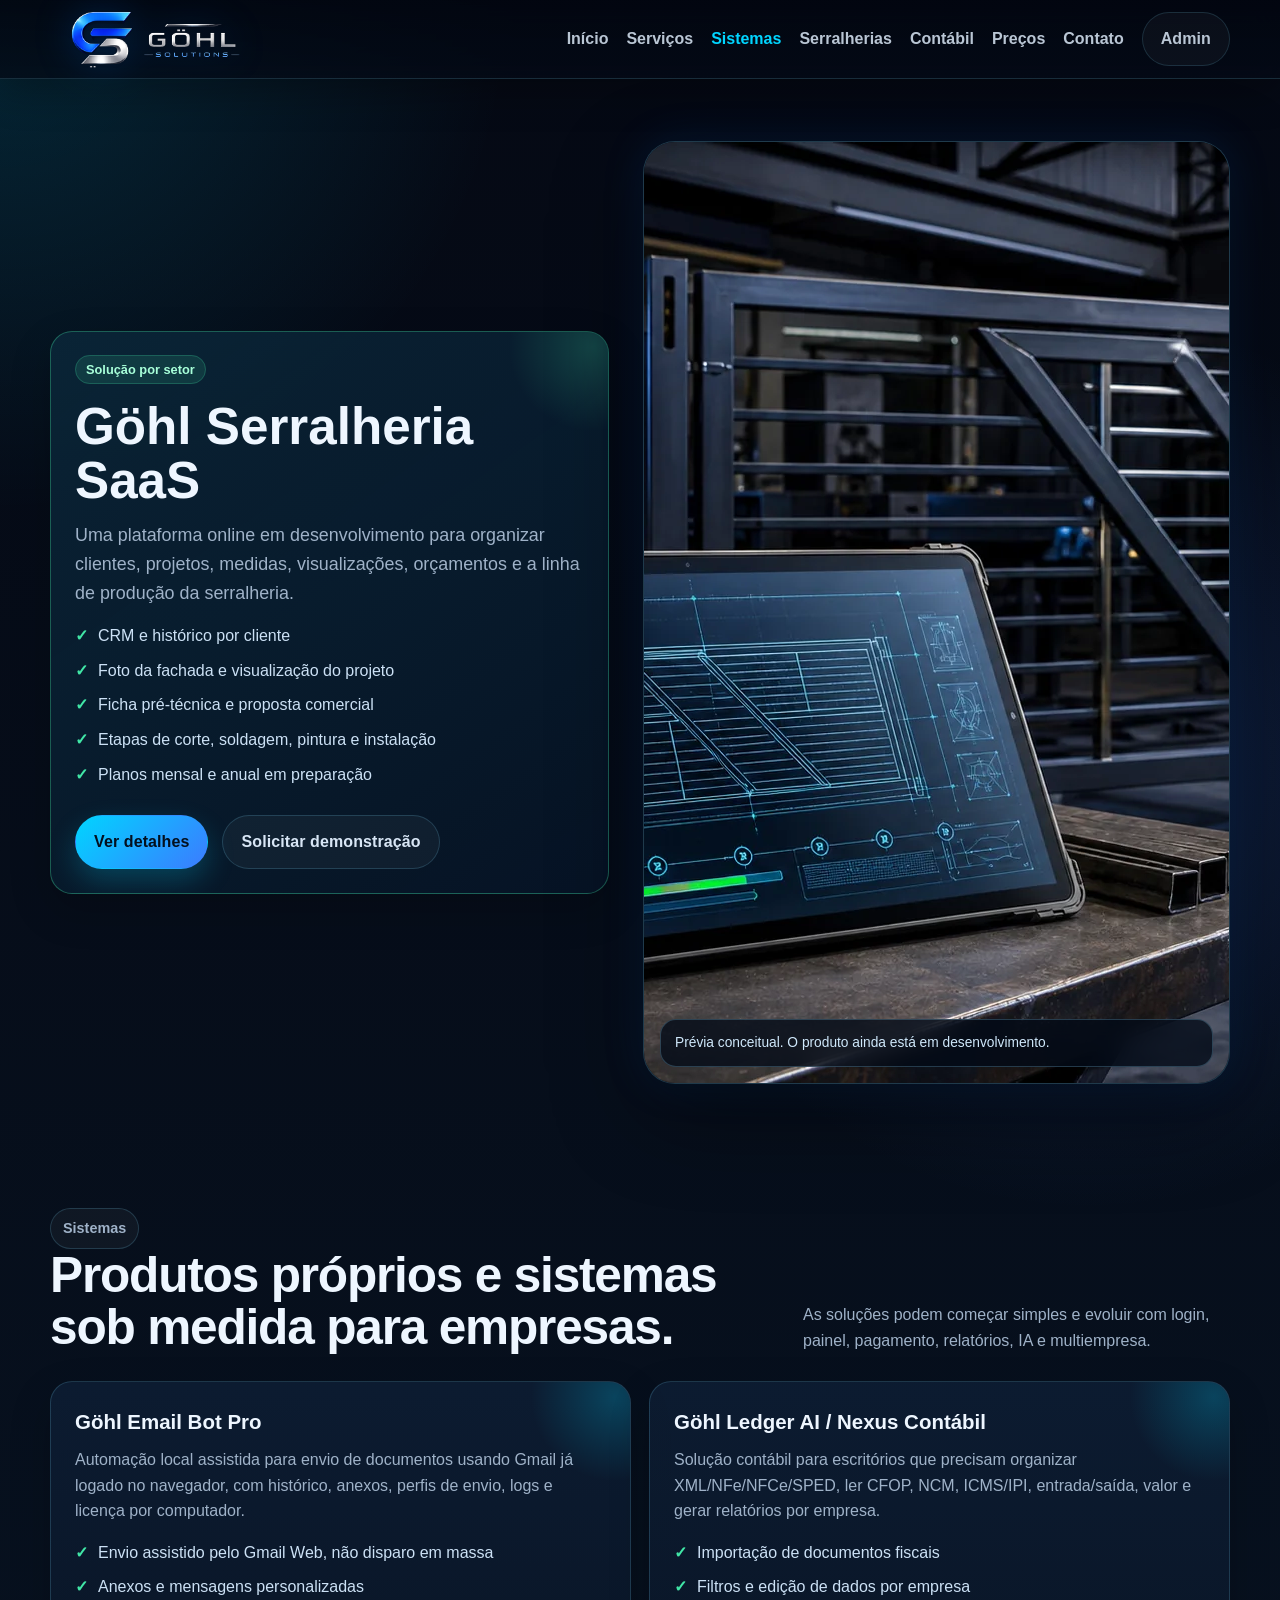
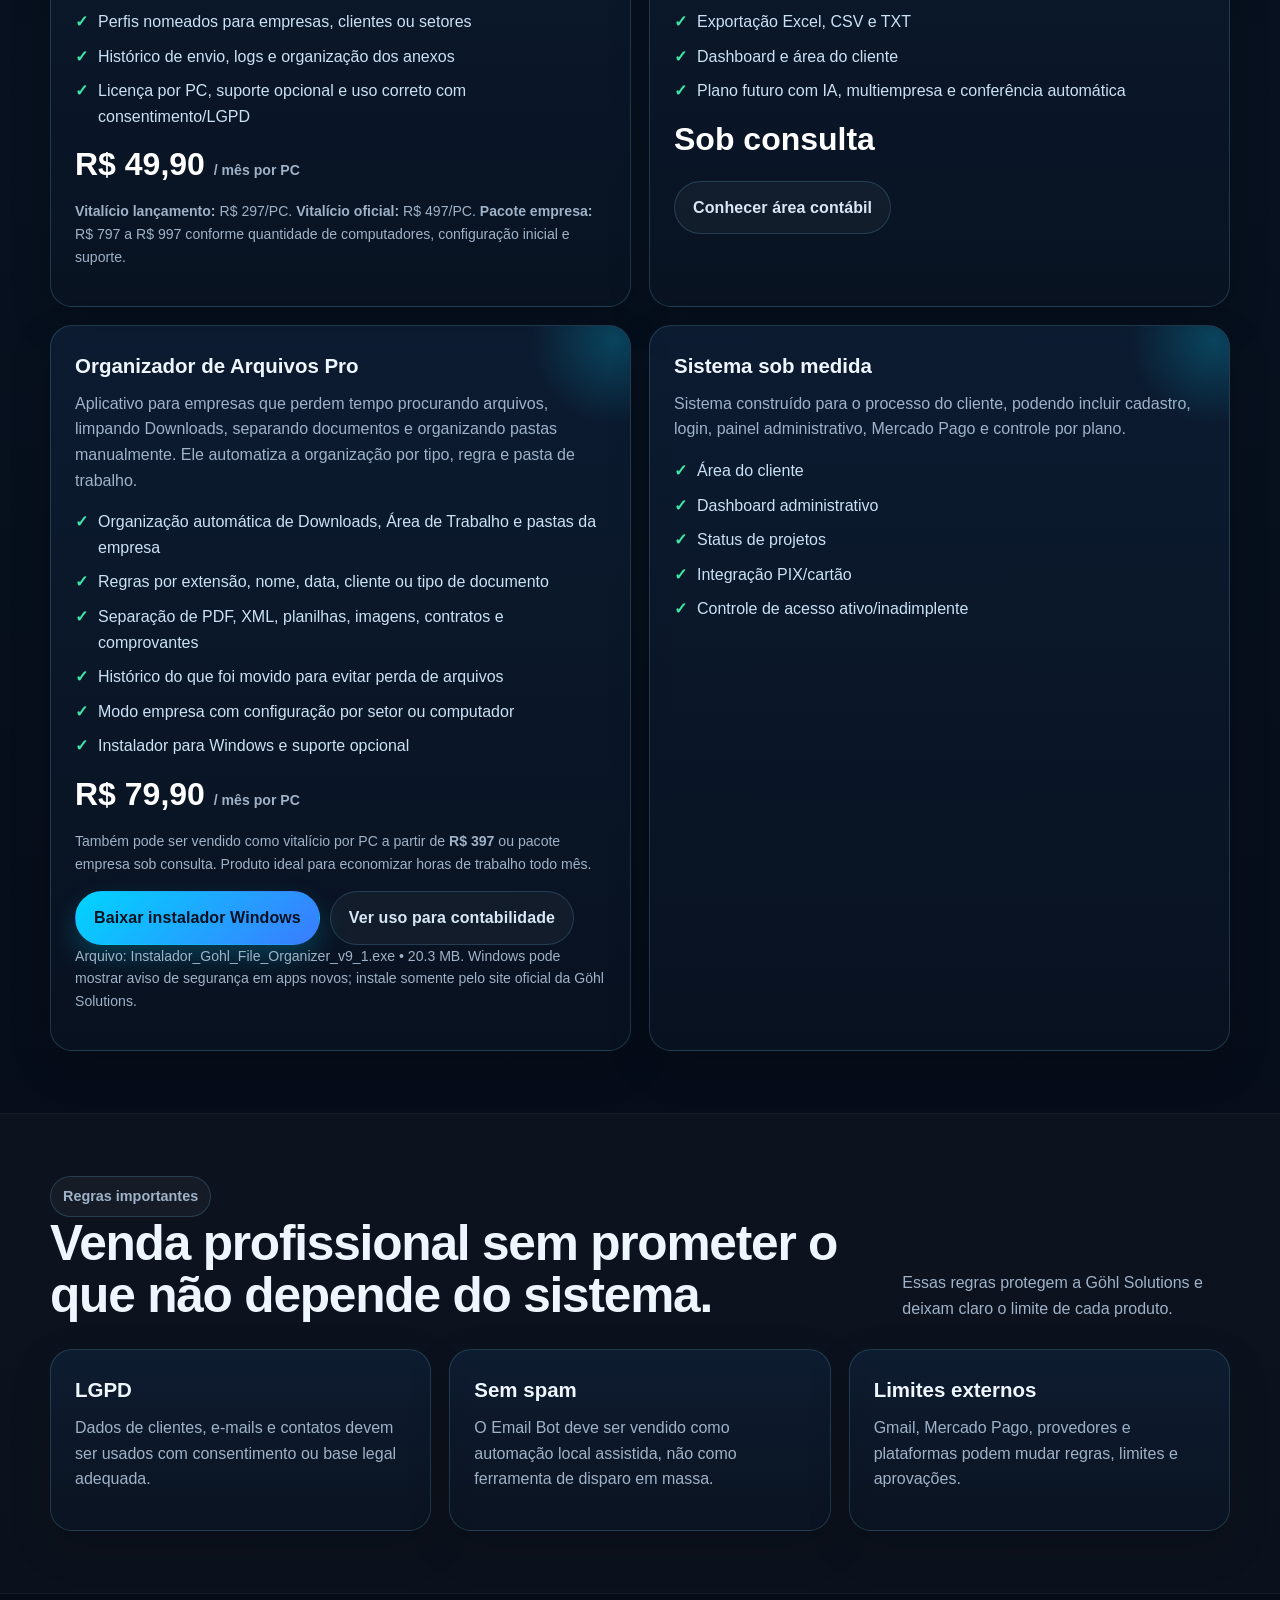
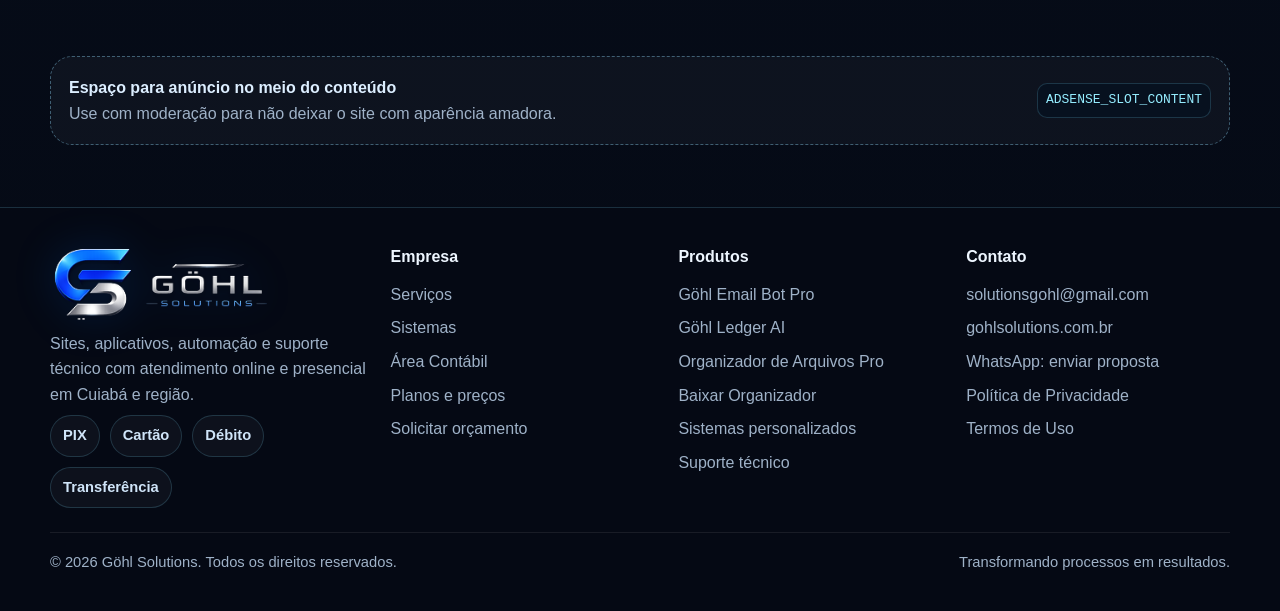
<file: sistemas.html>
<!doctype html>
<html lang="pt-BR">
<head>
  <meta charset="utf-8">
  <meta name="viewport" content="width=device-width, initial-scale=1">
  <title>Sistemas e Produtos — Göhl Solutions</title>
  <meta name="description" content="Göhl Serralheria SaaS, Göhl Email Bot Pro, Göhl Ledger AI, organizador de arquivos e sistemas personalizados.">
  <meta name="theme-color" content="#07111f">
  <meta property="og:title" content="Sistemas e Produtos — Göhl Solutions">
  <meta property="og:description" content="Soluções para serralherias, automação, contabilidade, organização de arquivos e sistemas personalizados.">
  <meta property="og:type" content="website">
  <link rel="canonical" href="https://gohlsolutions.com.br/sistemas.html">
  <meta property="og:url" content="https://gohlsolutions.com.br/sistemas.html">
  <meta property="og:site_name" content="Göhl Solutions">
  <meta property="og:image" content="https://gohlsolutions.com.br/assets/og-image-gohl.webp">
  <meta name="twitter:image" content="https://gohlsolutions.com.br/assets/og-image-gohl.webp">
  <meta name="twitter:card" content="summary">
  <link rel="icon" href="assets/favicon-gohl.png" type="image/png">
  <link rel="stylesheet" href="assets/styles.css">
</head>
<body>
<a class="skip" href="#conteudo">Pular para o conteúdo</a>
<header class="topbar"><div class="container nav"><a class="brand" href="index.html" aria-label="Página inicial da Göhl Solutions"><img src="assets/logo-gohl-horizontal.png" alt="Göhl Solutions"><span class="sr-only"></span></a><button class="menu-btn" type="button" aria-label="Abrir menu">☰ Menu</button><nav class="links" aria-label="Navegação principal"><a href="index.html" class="">Início</a><a href="servicos.html" class="">Serviços</a><a href="sistemas.html" class="active">Sistemas</a><a href="serralheria.html" class="">Serralherias</a><a href="contabil.html" class="">Contábil</a><a href="precos.html" class="">Preços</a><a href="contato.html" class="">Contato</a><a class="btn ghost" href="/admin/login.html">Admin</a></nav></div></header>
<main id="conteudo">

<section class="section" id="serralheria"><div class="container"><div class="industry-grid"><article class="card product product-featured reveal"><span class="tag ok">Solução por setor</span><h2 style="font-size:clamp(2rem,4vw,3.25rem);line-height:1.05;margin:18px 0 14px">Göhl Serralheria SaaS</h2><p class="lead">Uma plataforma online em desenvolvimento para organizar clientes, projetos, medidas, visualizações, orçamentos e a linha de produção da serralheria.</p><ul class="list"><li>CRM e histórico por cliente</li><li>Foto da fachada e visualização do projeto</li><li>Ficha pré-técnica e proposta comercial</li><li>Etapas de corte, soldagem, pintura e instalação</li><li>Planos mensal e anual em preparação</li></ul><div class="actions"><a class="btn primary" href="serralheria.html">Ver detalhes</a><a class="btn ghost" href="contato.html?service=G%C3%B6hl%20Serralheria%20SaaS">Solicitar demonstração</a></div></article><figure class="industry-media reveal"><img src="assets/gohl-serralheria-conceito.webp" alt="Visual conceitual de um sistema de projeto para serralherias" width="1672" height="941" loading="lazy" decoding="async"><figcaption class="media-caption">Prévia conceitual. O produto ainda está em desenvolvimento.</figcaption></figure></div></div></section>

<section class="section"><div class="container"><div class="section-head reveal"><div><span class="eyebrow">Sistemas</span><h2>Produtos próprios e sistemas sob medida para empresas.</h2></div><p>As soluções podem começar simples e evoluir com login, painel, pagamento, relatórios, IA e multiempresa.</p></div><div class="grid cards-2"><article class="card product reveal" id="emailbot"><h3>Göhl Email Bot Pro</h3><p>Automação local assistida para envio de documentos usando Gmail já logado no navegador, com histórico, anexos, perfis de envio, logs e licença por computador.</p><ul class="list"><li>Envio assistido pelo Gmail Web, não disparo em massa</li><li>Anexos e mensagens personalizadas</li><li>Perfis nomeados para empresas, clientes ou setores</li><li>Histórico de envio, logs e organização dos anexos</li><li>Licença por PC, suporte opcional e uso correto com consentimento/LGPD</li></ul><div class="price">R$ 49,90 <small>/ mês por PC</small></div><p class="mini"><strong>Vitalício lançamento:</strong> R$ 297/PC. <strong>Vitalício oficial:</strong> R$ 497/PC. <strong>Pacote empresa:</strong> R$ 797 a R$ 997 conforme quantidade de computadores, configuração inicial e suporte.</p></article><article class="card product reveal" id="ledger"><h3>Göhl Ledger AI / Nexus Contábil</h3><p>Solução contábil para escritórios que precisam organizar XML/NFe/NFCe/SPED, ler CFOP, NCM, ICMS/IPI, entrada/saída, valor e gerar relatórios por empresa.</p><ul class="list"><li>Importação de documentos fiscais</li><li>Filtros e edição de dados por empresa</li><li>Exportação Excel, CSV e TXT</li><li>Dashboard e área do cliente</li><li>Plano futuro com IA, multiempresa e conferência automática</li></ul><div class="price">Sob consulta</div><div class="actions compact-actions"><a class="btn ghost" href="contabil.html">Conhecer área contábil</a></div></article><article class="card product reveal" id="organizador"><h3>Organizador de Arquivos Pro</h3><p>Aplicativo para empresas que perdem tempo procurando arquivos, limpando Downloads, separando documentos e organizando pastas manualmente. Ele automatiza a organização por tipo, regra e pasta de trabalho.</p><ul class="list"><li>Organização automática de Downloads, Área de Trabalho e pastas da empresa</li><li>Regras por extensão, nome, data, cliente ou tipo de documento</li><li>Separação de PDF, XML, planilhas, imagens, contratos e comprovantes</li><li>Histórico do que foi movido para evitar perda de arquivos</li><li>Modo empresa com configuração por setor ou computador</li><li>Instalador para Windows e suporte opcional</li></ul><div class="price">R$ 79,90 <small>/ mês por PC</small></div><p class="mini">Também pode ser vendido como vitalício por PC a partir de <strong>R$ 397</strong> ou pacote empresa sob consulta. Produto ideal para economizar horas de trabalho todo mês.</p><div class="actions compact-actions"><a class="btn primary" href="assets/downloads/Instalador_Gohl_File_Organizer_v9_1.exe" download>Baixar instalador Windows</a><a class="btn ghost" href="contabil.html">Ver uso para contabilidade</a></div><p class="mini">Arquivo: Instalador_Gohl_File_Organizer_v9_1.exe • 20.3 MB. Windows pode mostrar aviso de segurança em apps novos; instale somente pelo site oficial da Göhl Solutions.</p></article><article class="card product reveal" id="custom"><h3>Sistema sob medida</h3><p>Sistema construído para o processo do cliente, podendo incluir cadastro, login, painel administrativo, Mercado Pago e controle por plano.</p><ul class="list"><li>Área do cliente</li><li>Dashboard administrativo</li><li>Status de projetos</li><li>Integração PIX/cartão</li><li>Controle de acesso ativo/inadimplente</li></ul></article></div></div></section>
<section class="section alt"><div class="container"><div class="section-head reveal"><div><span class="eyebrow">Regras importantes</span><h2>Venda profissional sem prometer o que não depende do sistema.</h2></div><p>Essas regras protegem a Göhl Solutions e deixam claro o limite de cada produto.</p></div><div class="grid cards-3"><div class="card reveal"><h3>LGPD</h3><p>Dados de clientes, e-mails e contatos devem ser usados com consentimento ou base legal adequada.</p></div><div class="card reveal"><h3>Sem spam</h3><p>O Email Bot deve ser vendido como automação local assistida, não como ferramenta de disparo em massa.</p></div><div class="card reveal"><h3>Limites externos</h3><p>Gmail, Mercado Pago, provedores e plataformas podem mudar regras, limites e aprovações.</p></div></div></div></section>
<section class="section"><div class="container"><div class="ad-slot reveal"><div><strong>Espaço para anúncio no meio do conteúdo</strong><br>Use com moderação para não deixar o site com aparência amadora.</div><code>ADSENSE_SLOT_CONTENT</code></div></div></section>

</main>
<footer class="footer"><div class="container"><div class="footer-grid"><div><img src="assets/logo-gohl-horizontal.png" alt="Göhl Solutions" style="width:180px"><p>Sites, aplicativos, automação e suporte técnico com atendimento online e presencial em Cuiabá e região.</p><div class="pill-row"><span class="pill">PIX</span><span class="pill">Cartão</span><span class="pill">Débito</span><span class="pill">Transferência</span></div></div><div><h4>Empresa</h4><a href="servicos.html">Serviços</a><a href="sistemas.html">Sistemas</a><a href="contabil.html">Área Contábil</a><a href="precos.html">Planos e preços</a><a href="contato.html">Solicitar orçamento</a></div><div><h4>Produtos</h4><a href="sistemas.html#emailbot">Göhl Email Bot Pro</a><a href="sistemas.html#ledger">Göhl Ledger AI</a><a href="sistemas.html#organizador">Organizador de Arquivos Pro</a><a href="assets/downloads/Instalador_Gohl_File_Organizer_v9_1.exe" download>Baixar Organizador</a><a href="sistemas.html#custom">Sistemas personalizados</a><a href="servicos.html#suporte">Suporte técnico</a></div><div><h4>Contato</h4><a href="https://mail.google.com/mail/?view=cm&fs=1&to=solutionsgohl%40gmail.com&su=Contato%20pelo%20site%20G%C3%B6hl%20Solutions" target="_blank" rel="noopener" data-gmail-link>solutionsgohl@gmail.com</a><a href="https://gohlsolutions.com.br">gohlsolutions.com.br</a><a href="https://wa.me/5565999999999?text=Ol%C3%A1%2C%20tenho%20interesse%20em%20uma%20proposta%20da%20G%C3%B6hl%20Solutions." target="_blank" rel="noopener" data-whatsapp-link>WhatsApp: enviar proposta</a><a href="privacidade.html">Política de Privacidade</a><a href="termos.html">Termos de Uso</a></div></div><div class="legal"><span>© <span id="year"></span> Göhl Solutions. Todos os direitos reservados.</span><span>Transformando processos em resultados.</span></div></div></footer><script src="assets/script.js"></script>
</body>
</html>
</file>
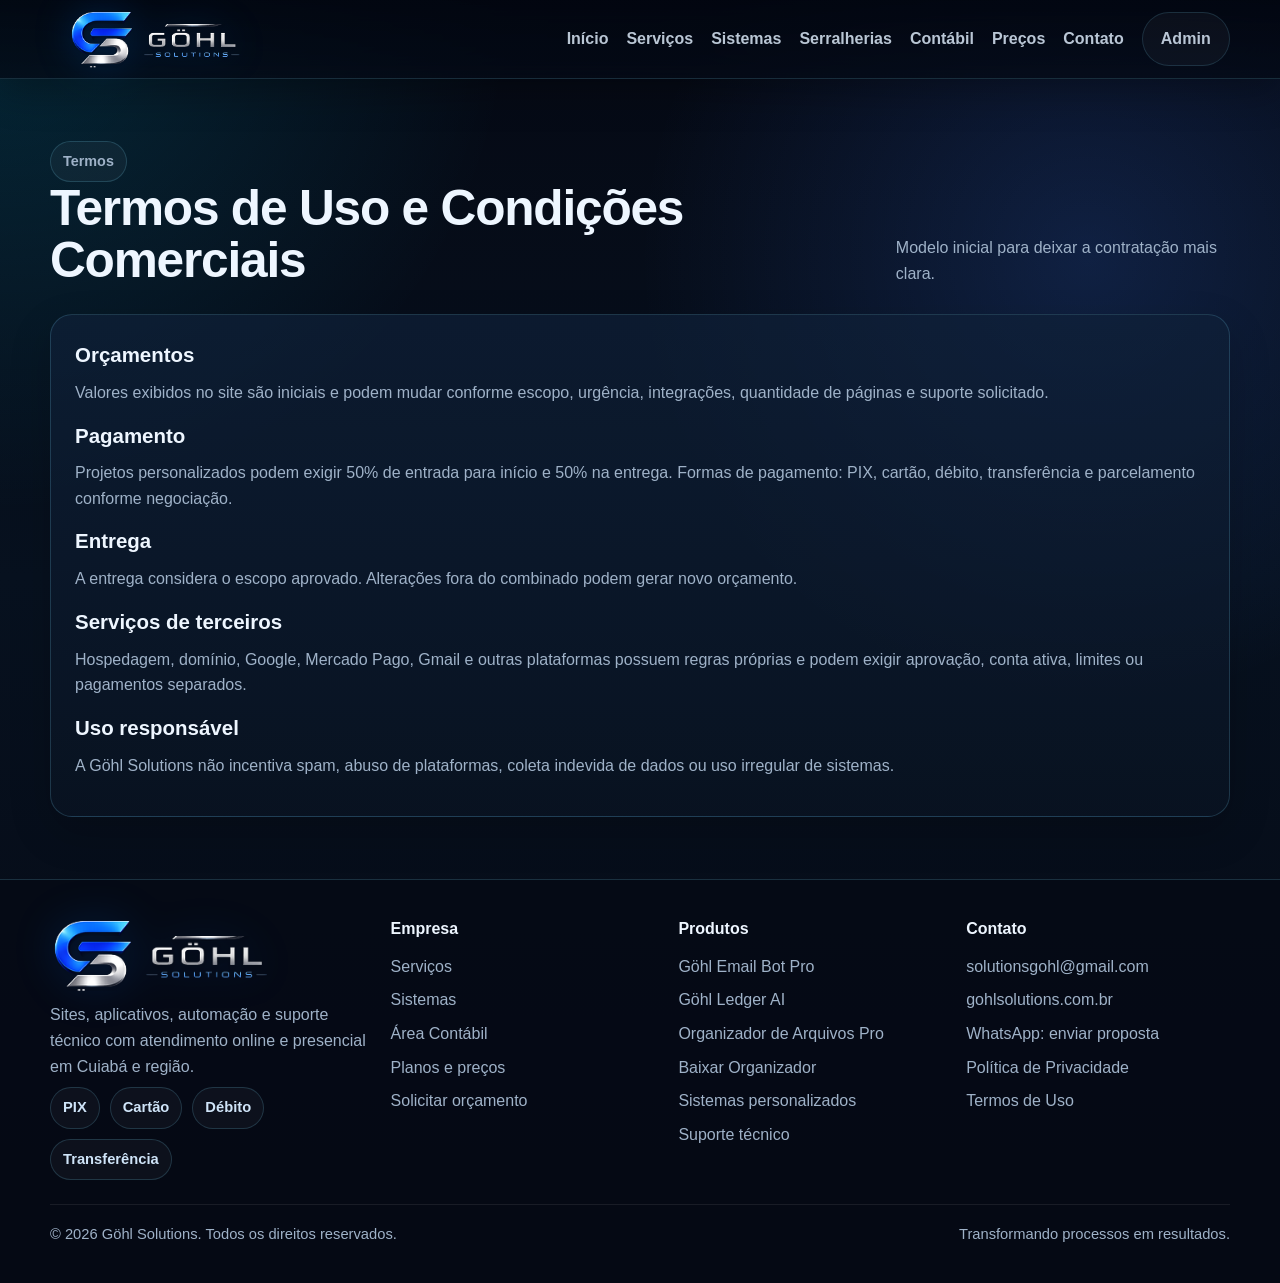
<file: termos.html>
<!doctype html>
<html lang="pt-BR">
<head>
  <meta charset="utf-8">
  <meta name="viewport" content="width=device-width, initial-scale=1">
  <title>Termos de Uso — Göhl Solutions</title>
  <meta name="description" content="Termos de uso e condições comerciais da Göhl Solutions.">
  <meta name="theme-color" content="#07111f">
  <meta property="og:title" content="Termos de Uso — Göhl Solutions">
  <meta property="og:description" content="Termos de uso e condições comerciais da Göhl Solutions.">
  <meta property="og:type" content="website">
  <link rel="canonical" href="https://gohlsolutions.com.br/termos.html">
  <meta property="og:url" content="https://gohlsolutions.com.br/termos.html">
  <meta property="og:site_name" content="Göhl Solutions">
  <meta property="og:image" content="https://gohlsolutions.com.br/assets/og-image-gohl.webp">
  <meta name="twitter:image" content="https://gohlsolutions.com.br/assets/og-image-gohl.webp">
  <meta name="twitter:card" content="summary">
  <link rel="icon" href="assets/favicon-gohl.png" type="image/png">
  <link rel="stylesheet" href="assets/styles.css">
</head>
<body>
<a class="skip" href="#conteudo">Pular para o conteúdo</a>
<header class="topbar"><div class="container nav"><a class="brand" href="index.html" aria-label="Página inicial da Göhl Solutions"><img src="assets/logo-gohl-horizontal.png" alt="Göhl Solutions"><span class="sr-only"></span></a><button class="menu-btn" type="button" aria-label="Abrir menu">☰ Menu</button><nav class="links" aria-label="Navegação principal"><a href="index.html" class="">Início</a><a href="servicos.html" class="">Serviços</a><a href="sistemas.html" class="">Sistemas</a><a href="serralheria.html" class="">Serralherias</a><a href="contabil.html" class="">Contábil</a><a href="precos.html" class="">Preços</a><a href="contato.html" class="">Contato</a><a class="btn ghost" href="/admin/login.html">Admin</a></nav></div></header>
<main id="conteudo">

<section class="section"><div class="container"><div class="section-head reveal"><div><span class="eyebrow">Termos</span><h2>Termos de Uso e Condições Comerciais</h2></div><p>Modelo inicial para deixar a contratação mais clara.</p></div><div class="card reveal"><h3>Orçamentos</h3><p>Valores exibidos no site são iniciais e podem mudar conforme escopo, urgência, integrações, quantidade de páginas e suporte solicitado.</p><h3>Pagamento</h3><p>Projetos personalizados podem exigir 50% de entrada para início e 50% na entrega. Formas de pagamento: PIX, cartão, débito, transferência e parcelamento conforme negociação.</p><h3>Entrega</h3><p>A entrega considera o escopo aprovado. Alterações fora do combinado podem gerar novo orçamento.</p><h3>Serviços de terceiros</h3><p>Hospedagem, domínio, Google, Mercado Pago, Gmail e outras plataformas possuem regras próprias e podem exigir aprovação, conta ativa, limites ou pagamentos separados.</p><h3>Uso responsável</h3><p>A Göhl Solutions não incentiva spam, abuso de plataformas, coleta indevida de dados ou uso irregular de sistemas.</p></div></div></section>

</main>
<footer class="footer"><div class="container"><div class="footer-grid"><div><img src="assets/logo-gohl-horizontal.png" alt="Göhl Solutions" style="width:180px"><p>Sites, aplicativos, automação e suporte técnico com atendimento online e presencial em Cuiabá e região.</p><div class="pill-row"><span class="pill">PIX</span><span class="pill">Cartão</span><span class="pill">Débito</span><span class="pill">Transferência</span></div></div><div><h4>Empresa</h4><a href="servicos.html">Serviços</a><a href="sistemas.html">Sistemas</a><a href="contabil.html">Área Contábil</a><a href="precos.html">Planos e preços</a><a href="contato.html">Solicitar orçamento</a></div><div><h4>Produtos</h4><a href="sistemas.html#emailbot">Göhl Email Bot Pro</a><a href="sistemas.html#ledger">Göhl Ledger AI</a><a href="sistemas.html#organizador">Organizador de Arquivos Pro</a><a href="assets/downloads/Instalador_Gohl_File_Organizer_v9_1.exe" download>Baixar Organizador</a><a href="sistemas.html#custom">Sistemas personalizados</a><a href="servicos.html#suporte">Suporte técnico</a></div><div><h4>Contato</h4><a href="https://mail.google.com/mail/?view=cm&fs=1&to=solutionsgohl%40gmail.com&su=Contato%20pelo%20site%20G%C3%B6hl%20Solutions" target="_blank" rel="noopener" data-gmail-link>solutionsgohl@gmail.com</a><a href="https://gohlsolutions.com.br">gohlsolutions.com.br</a><a href="https://wa.me/5565999999999?text=Ol%C3%A1%2C%20tenho%20interesse%20em%20uma%20proposta%20da%20G%C3%B6hl%20Solutions." target="_blank" rel="noopener" data-whatsapp-link>WhatsApp: enviar proposta</a><a href="privacidade.html">Política de Privacidade</a><a href="termos.html">Termos de Uso</a></div></div><div class="legal"><span>© <span id="year"></span> Göhl Solutions. Todos os direitos reservados.</span><span>Transformando processos em resultados.</span></div></div></footer><script src="assets/script.js"></script>
</body>
</html>
</file>
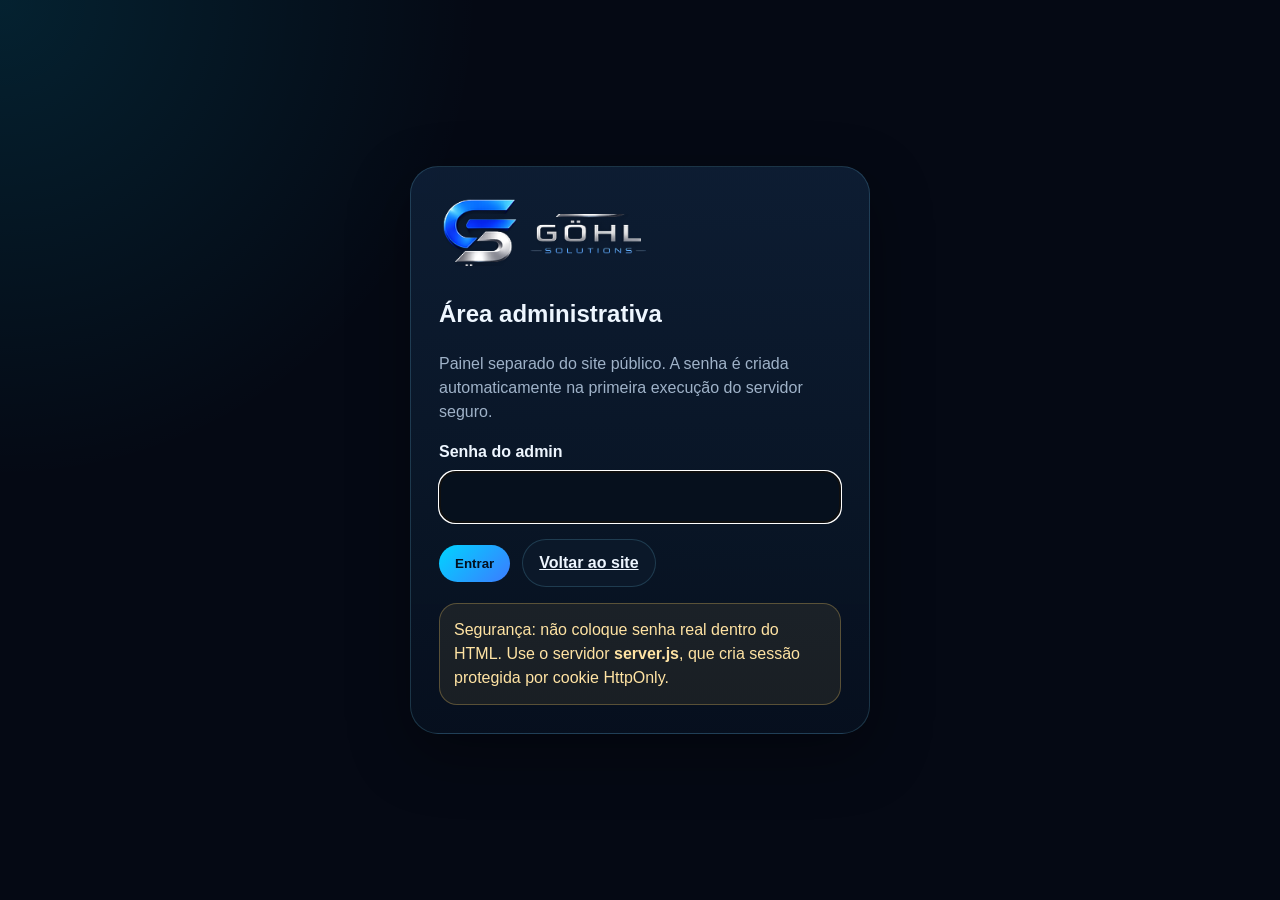
<file: admin/login.html>
<!doctype html><html lang="pt-BR"><head><meta charset="utf-8"><meta name="viewport" content="width=device-width,initial-scale=1"><title>Admin — Göhl Solutions</title><link rel="icon" href="../assets/favicon-gohl.png" type="image/svg+xml"><link rel="stylesheet" href="../assets/admin.css"></head><body><main class="login"><section class="login-box"><img src="../assets/logo-gohl-horizontal.png" alt="Göhl Solutions" style="width:210px"><h1>Área administrativa</h1><p class="muted">Painel separado do site público. A senha é criada automaticamente na primeira execução do servidor seguro.</p><form id="loginForm"><label for="password">Senha do admin</label><input id="password" name="password" type="password" autocomplete="current-password" required autofocus><div class="row" style="margin-top:16px"><button class="btn primary" type="submit">Entrar</button><a class="btn" href="../index.html">Voltar ao site</a></div><p class="muted" id="msg"></p></form><div class="notice">Segurança: não coloque senha real dentro do HTML. Use o servidor <strong>server.js</strong>, que cria sessão protegida por cookie HttpOnly.</div></section></main><script src="../assets/admin.js"></script></body></html>
</file>
<file: assets/styles.css>
:root{
  --bg:#050914; --bg2:#07111f; --panel:#0c1728; --panel2:#0f2038;
  --text:#eef6ff; --muted:#9fb2c8; --soft:#d8e6f5;
  --blue:#00d5ff; --blue2:#3c7bff; --line:rgba(120,218,255,.18);
  --ok:#41e7a7; --warn:#ffd166; --danger:#ff6b6b;
  --shadow:0 22px 60px rgba(0,0,0,.35);
  --radius:22px; --max:1180px;
}
*{box-sizing:border-box}
html{scroll-behavior:smooth}
body{margin:0;font-family:Inter,Segoe UI,Roboto,Arial,sans-serif;background:
  radial-gradient(circle at top left, rgba(0,213,255,.15), transparent 32rem),
  radial-gradient(circle at 85% 20%, rgba(60,123,255,.18), transparent 28rem),
  linear-gradient(180deg,#050914 0%,#07111f 45%,#050914 100%);color:var(--text);line-height:1.6}
a{color:inherit;text-decoration:none}
img{max-width:100%;display:block}
.container{width:min(var(--max),calc(100% - 32px));margin-inline:auto}
.skip{position:absolute;left:-999px;top:8px;background:#fff;color:#000;padding:8px 12px;border-radius:10px;z-index:99}.skip:focus{left:8px}
.topbar{position:sticky;top:0;z-index:50;background:rgba(5,9,20,.72);backdrop-filter:blur(16px);border-bottom:1px solid var(--line)}
.nav{height:78px;display:flex;align-items:center;justify-content:space-between;gap:20px}.brand{display:flex;align-items:center;gap:12px;font-weight:800;letter-spacing:.2px}.brand img{width:174px;height:auto}.brand small{display:block;color:var(--muted);font-weight:600;margin-top:-4px}.links{display:flex;align-items:center;gap:18px;color:var(--soft);font-weight:650}.links a{opacity:.86}.links a:hover,.links a.active{color:var(--blue);opacity:1}.menu-btn{display:none;border:1px solid var(--line);background:#0d1a2b;color:var(--text);border-radius:14px;padding:10px 12px;font-weight:800}.btn{display:inline-flex;align-items:center;justify-content:center;gap:10px;border:1px solid transparent;border-radius:999px;padding:13px 18px;font-weight:800;letter-spacing:.1px;cursor:pointer;transition:.2s}.btn.primary{background:linear-gradient(135deg,var(--blue),var(--blue2));color:#03101f;box-shadow:0 12px 28px rgba(0,213,255,.22)}.btn.ghost{border-color:var(--line);background:rgba(255,255,255,.04);color:var(--soft)}.btn:hover{transform:translateY(-2px)}
.hero{padding:72px 0 42px}.hero-grid{display:grid;grid-template-columns:1.08fr .92fr;gap:42px;align-items:center}.eyebrow{display:inline-flex;gap:8px;align-items:center;border:1px solid var(--line);border-radius:999px;background:rgba(255,255,255,.04);padding:8px 12px;color:var(--muted);font-weight:800;font-size:.9rem}.pulse{width:9px;height:9px;background:var(--ok);border-radius:999px;box-shadow:0 0 0 7px rgba(65,231,167,.12)}h1{font-size:clamp(2.35rem,6vw,5.35rem);line-height:.98;margin:20px 0 18px;letter-spacing:-2.5px}.gradient{background:linear-gradient(135deg,#fff,var(--blue) 55%,#a9b9ff);-webkit-background-clip:text;background-clip:text;color:transparent}.lead{font-size:1.12rem;color:#c4d3e5;max-width:68ch}.actions{display:flex;gap:14px;flex-wrap:wrap;margin-top:28px}.trust{display:grid;grid-template-columns:repeat(3,1fr);gap:12px;margin-top:30px}.trust .item{padding:14px;border:1px solid var(--line);border-radius:18px;background:rgba(255,255,255,.035)}.trust strong{display:block;font-size:1.1rem}.trust span{color:var(--muted);font-size:.9rem}.hero-card{position:relative;border:1px solid var(--line);border-radius:32px;background:linear-gradient(180deg,rgba(15,32,56,.92),rgba(9,19,34,.9));padding:28px;box-shadow:var(--shadow);overflow:hidden}.hero-card:before{content:"";position:absolute;inset:-2px;background:linear-gradient(135deg,rgba(0,213,255,.23),transparent 35%,rgba(60,123,255,.2));pointer-events:none}.hero-card>*{position:relative}.dash{display:grid;gap:14px}.dash-row{display:flex;justify-content:space-between;align-items:center;padding:15px 16px;border:1px solid var(--line);border-radius:18px;background:rgba(2,8,18,.54)}.dash-row b{font-size:1.02rem}.tag{border-radius:999px;padding:6px 10px;font-size:.8rem;font-weight:800;background:rgba(0,213,255,.12);color:#8beeff;border:1px solid rgba(0,213,255,.2)}.tag.ok{background:rgba(65,231,167,.12);color:#a8ffd9;border-color:rgba(65,231,167,.22)}.tag.warn{background:rgba(255,209,102,.12);color:#ffe3a3;border-color:rgba(255,209,102,.22)}.terminal{margin-top:16px;padding:18px;border-radius:20px;background:#030710;border:1px solid rgba(255,255,255,.08);font-family:Consolas,Monaco,monospace;color:#b8f3ff;overflow:auto}.terminal span{color:#41e7a7}.section{padding:62px 0}.section.alt{background:rgba(255,255,255,.025);border-block:1px solid rgba(255,255,255,.04)}.section-head{display:flex;justify-content:space-between;gap:20px;align-items:end;margin-bottom:28px}.section-head h2{font-size:clamp(1.8rem,4vw,3.1rem);line-height:1.05;margin:0;letter-spacing:-1.2px}.section-head p{color:var(--muted);max-width:56ch;margin:0}.grid{display:grid;gap:18px}.cards-3{grid-template-columns:repeat(3,1fr)}.cards-2{grid-template-columns:repeat(2,1fr)}.card{border:1px solid var(--line);border-radius:var(--radius);padding:24px;background:linear-gradient(180deg,rgba(15,32,56,.72),rgba(10,20,35,.72));box-shadow:0 16px 42px rgba(0,0,0,.18)}.card h3{margin:0 0 8px;font-size:1.28rem}.card p{color:var(--muted);margin:0 0 14px}.icon{width:48px;height:48px;border-radius:16px;background:linear-gradient(135deg,rgba(0,213,255,.2),rgba(60,123,255,.16));border:1px solid var(--line);display:grid;place-items:center;margin-bottom:16px}.icon svg{width:25px;height:25px;stroke:var(--blue);fill:none;stroke-width:2}.list{display:grid;gap:9px;margin:16px 0 0;padding:0;list-style:none;color:#cce1f5}.list li{display:flex;gap:10px}.list li:before{content:"✓";color:var(--ok);font-weight:900}.product{position:relative;overflow:hidden}.product:after{content:"";position:absolute;right:-70px;top:-70px;width:170px;height:170px;background:radial-gradient(circle,rgba(0,213,255,.22),transparent 70%)}.price{font-size:2rem;font-weight:900;margin:10px 0;color:#fff}.price small{font-size:.88rem;color:var(--muted);font-weight:700}.ad-slot{border:1px dashed rgba(145,220,255,.38);border-radius:22px;padding:18px;background:rgba(255,255,255,.035);display:flex;align-items:center;justify-content:space-between;gap:16px;color:var(--muted)}.ad-slot strong{color:#dceeff}.ad-slot code{background:#07111f;border:1px solid var(--line);padding:6px 8px;border-radius:10px;color:#95edff}.steps{counter-reset:step;display:grid;gap:16px}.step{counter-increment:step;display:grid;grid-template-columns:auto 1fr;gap:16px;align-items:start;padding:20px;border:1px solid var(--line);border-radius:20px;background:rgba(255,255,255,.035)}.step:before{content:counter(step);width:38px;height:38px;border-radius:50%;display:grid;place-items:center;background:linear-gradient(135deg,var(--blue),var(--blue2));color:#06111d;font-weight:900}.form-wrap{display:grid;grid-template-columns:.9fr 1.1fr;gap:20px}.contact-card{border:1px solid var(--line);border-radius:28px;background:linear-gradient(180deg,rgba(15,32,56,.76),rgba(8,17,30,.78));padding:26px}.form{display:grid;gap:13px}.field{display:grid;gap:7px}.field label{font-weight:800;color:#d9e9f7;font-size:.93rem}.field input,.field textarea,.field select{width:100%;border:1px solid rgba(145,220,255,.22);background:#06101d;color:#eef6ff;border-radius:16px;padding:13px 14px;font:inherit;outline:none}.field input:focus,.field textarea:focus,.field select:focus{border-color:var(--blue);box-shadow:0 0 0 4px rgba(0,213,255,.1)}.field textarea{min-height:140px;resize:vertical}.note{color:var(--muted);font-size:.93rem}.mini{font-size:.88rem;color:var(--muted)}.footer{padding:36px 0;border-top:1px solid var(--line);background:rgba(5,9,20,.8)}.footer-grid{display:grid;grid-template-columns:1.2fr repeat(3,1fr);gap:24px}.footer h4{margin:0 0 12px}.footer a,.footer p{color:var(--muted);display:block;margin:8px 0}.legal{border-top:1px solid rgba(255,255,255,.08);margin-top:24px;padding-top:18px;color:var(--muted);font-size:.92rem;display:flex;justify-content:space-between;gap:14px;flex-wrap:wrap}.pill-row{display:flex;gap:10px;flex-wrap:wrap}.pill{border:1px solid var(--line);border-radius:999px;padding:8px 12px;color:#cfe4f8;background:rgba(255,255,255,.035);font-weight:750;font-size:.92rem}.table{width:100%;border-collapse:collapse;overflow:hidden;border-radius:20px;border:1px solid var(--line)}.table th,.table td{text-align:left;padding:15px;border-bottom:1px solid rgba(255,255,255,.07)}.table th{background:#0d1a2b;color:#dceeff}.table tr:last-child td{border-bottom:0}.table td{color:#c1d1e5}.banner{padding:42px 0}.banner-box{border:1px solid var(--line);border-radius:32px;padding:32px;background:linear-gradient(135deg,rgba(0,213,255,.11),rgba(60,123,255,.07),rgba(255,255,255,.035));display:flex;align-items:center;justify-content:space-between;gap:22px;box-shadow:var(--shadow)}.banner h2{margin:0 0 8px;font-size:2rem}.banner p{margin:0;color:var(--muted)}
.reveal{opacity:0;transform:translateY(18px);transition:.55s}.reveal.show{opacity:1;transform:translateY(0)}
@media(max-width:1060px){.links{position:absolute;top:78px;left:16px;right:16px;display:none;flex-direction:column;align-items:stretch;background:#07111f;border:1px solid var(--line);border-radius:20px;padding:16px;box-shadow:var(--shadow)}.links.open{display:flex}.menu-btn{display:block}}
@media(max-width:900px){.links{position:absolute;top:78px;left:16px;right:16px;display:none;flex-direction:column;align-items:stretch;background:#07111f;border:1px solid var(--line);border-radius:20px;padding:16px}.links.open{display:flex}.menu-btn{display:block}.hero-grid,.form-wrap{grid-template-columns:1fr}.section-head{display:block}.cards-3,.cards-2{grid-template-columns:1fr}.footer-grid{grid-template-columns:1fr 1fr}.trust{grid-template-columns:1fr}.banner-box{display:block}.banner-box .actions{margin-top:18px}}
@media(max-width:560px){.brand img{width:142px}.nav{height:70px}.links{top:70px}.hero{padding-top:46px}h1{letter-spacing:-1.2px}.footer-grid{grid-template-columns:1fr}.ad-slot{display:block}.btn{width:100%}.actions{width:100%}.table{font-size:.9rem}.table th:nth-child(3),.table td:nth-child(3){display:none}}


/* Identidade visual oficial Göhl Solutions - logo e hero atualizados */
.topbar{
  background:linear-gradient(180deg,rgba(2,6,16,.92),rgba(4,10,22,.78));
  box-shadow:0 10px 40px rgba(0,0,0,.32);
}
.brand img{
  width:210px;
  max-height:62px;
  object-fit:contain;
  filter:drop-shadow(0 0 18px rgba(0,123,255,.26));
}
.hero-premium{
  position:relative;
  overflow:hidden;
  padding:86px 0 68px;
  border-bottom:1px solid rgba(0,213,255,.12);
}
.hero-premium:before{
  content:"";
  position:absolute;
  inset:0;
  background:
    linear-gradient(90deg,rgba(2,6,16,.96) 0%,rgba(3,9,22,.88) 40%,rgba(3,9,22,.52) 100%),
    radial-gradient(circle at 18% 30%,rgba(0,151,255,.34),transparent 25rem),
    url('hero-gohl.webp') center/cover no-repeat;
  opacity:.98;
  transform:scale(1.01);
}
.hero-premium:after{
  content:"";
  position:absolute;
  inset:auto 0 0 0;
  height:170px;
  background:linear-gradient(0deg,var(--bg),transparent);
  pointer-events:none;
}
.hero-premium .container{position:relative;z-index:1}
.hero-grid-premium{grid-template-columns:1.02fr .98fr;gap:40px}
.hero-wordmark{
  width:min(282px,72vw);
  height:auto;
  margin:0 0 18px;
  filter:drop-shadow(0 0 28px rgba(0,132,255,.42));
}
.hero-copy h1{
  text-shadow:0 12px 40px rgba(0,0,0,.42);
}
.hero-copy .lead{
  color:#d4e7f9;
}
.hero-visual{
  position:relative;
  min-height:430px;
  border:1px solid rgba(124,219,255,.22);
  border-radius:34px;
  overflow:hidden;
  background:#030915;
  box-shadow:0 30px 90px rgba(0,0,0,.42), 0 0 44px rgba(0,119,255,.17);
}
.hero-visual picture,.hero-visual img{display:block;width:100%;height:100%}
.hero-visual img{
  object-fit:cover;
  transform:scale(1.035);
}
.hero-visual:before{
  content:"";
  position:absolute;
  inset:0;
  background:linear-gradient(180deg,rgba(0,0,0,.08),rgba(0,0,0,.36));
  z-index:1;
  pointer-events:none;
}
.hero-visual-overlay{
  position:absolute;
  left:18px;
  right:18px;
  bottom:18px;
  z-index:2;
  display:flex;
  align-items:center;
  justify-content:space-between;
  gap:12px;
  padding:14px 16px;
  border:1px solid rgba(145,220,255,.25);
  border-radius:20px;
  background:rgba(2,9,22,.72);
  backdrop-filter:blur(12px);
  box-shadow:0 16px 42px rgba(0,0,0,.28);
}
.hero-visual-overlay strong{color:#fff;font-size:.98rem}
.hero-visual-overlay span{color:#abd0ed;font-size:.88rem;text-align:right}
.footer img[src$="logo-gohl-horizontal.png"]{
  width:220px!important;
  max-height:82px;
  object-fit:contain;
  filter:drop-shadow(0 0 20px rgba(0,119,255,.18));
}
@media(max-width:900px){
  .hero-premium{padding:54px 0 46px}
  .hero-grid-premium{grid-template-columns:1fr}
  .hero-visual{min-height:310px}
  .hero-visual-overlay{display:block}
  .hero-visual-overlay span{text-align:left;display:block;margin-top:4px}
}
@media(max-width:560px){
  .brand img{width:166px;max-height:54px}
  .hero-wordmark{width:226px}
  .hero-visual{min-height:250px;border-radius:24px}
}

/* Atualização 22/06/2026: imagem oficial enviada pelo cliente como fundo principal da home */
.hero.hero-premium{
  min-height:calc(100vh - 78px);
  padding:0;
  display:flex;
  align-items:center;
  border-bottom:1px solid rgba(0,213,255,.18);
  background:#020814;
}
.hero.hero-premium:before{
  background:
    linear-gradient(90deg,rgba(2,6,16,.72) 0%,rgba(2,7,18,.44) 31%,rgba(2,7,18,.08) 58%,rgba(2,7,18,.20) 100%),
    linear-gradient(0deg,rgba(2,7,18,.74) 0%,rgba(2,7,18,.15) 36%,rgba(2,7,18,.28) 100%),
    url('hero-gohl-background.webp') center center/cover no-repeat;
  opacity:1;
  transform:none;
}
.hero.hero-premium:after{
  height:210px;
  background:linear-gradient(0deg,var(--bg) 0%,rgba(5,9,20,.82) 20%,transparent 100%);
}
.hero.hero-premium .container{
  width:min(1260px,calc(100% - 34px));
}
.hero-grid.hero-grid-premium{
  display:flex;
  min-height:calc(100vh - 78px);
  align-items:center;
  justify-content:flex-start;
  gap:0;
}
.hero-copy{
  max-width:550px;
  padding:28px;
  border:1px solid rgba(151,224,255,.22);
  border-radius:30px;
  background:linear-gradient(135deg,rgba(1,7,19,.68),rgba(4,16,35,.42));
  box-shadow:0 30px 90px rgba(0,0,0,.42), inset 0 1px 0 rgba(255,255,255,.08);
  backdrop-filter:blur(9px);
}
.hero-copy .hero-wordmark{
  display:none;
}
.hero-copy h1{
  font-size:clamp(2rem,4.6vw,4.45rem);
  letter-spacing:-2px;
  text-shadow:0 18px 52px rgba(0,0,0,.7);
}
.hero-copy .lead{
  color:#e2f1ff;
  text-shadow:0 10px 24px rgba(0,0,0,.54);
}
.hero-copy .trust .item{
  background:rgba(2,9,22,.62);
  backdrop-filter:blur(6px);
}
.hero-visual{
  display:none!important;
}
@media(max-width:900px){
  .hero.hero-premium{
    min-height:auto;
    padding:52px 0 54px;
  }
  .hero.hero-premium:before{
    background:
      linear-gradient(180deg,rgba(2,6,16,.68) 0%,rgba(2,7,18,.50) 48%,rgba(2,7,18,.84) 100%),
      url('hero-gohl-background.webp') center center/cover no-repeat;
  }
  .hero-grid.hero-grid-premium{
    min-height:auto;
  }
  .hero-copy{
    max-width:100%;
    padding:22px;
    border-radius:24px;
  }
  .hero-copy h1{
    font-size:clamp(2rem,9vw,3.15rem);
    letter-spacing:-1.2px;
  }
}
@media(max-width:560px){
  .hero.hero-premium{
    padding:40px 0 44px;
  }
  .hero.hero-premium:before{
    background-position:center top;
  }
  .hero-copy{
    padding:18px;
  }
}


/* Botões de contato: Gmail Web e WhatsApp */
.form-actions{
  display:flex;
  gap:12px;
  flex-wrap:wrap;
  margin-top:4px;
}
.btn.whatsapp{
  background:linear-gradient(135deg,#25d366,#0fae55);
  color:#03150a;
  box-shadow:0 12px 28px rgba(37,211,102,.18);
}
.btn.whatsapp:hover{transform:translateY(-2px)}
@media(max-width:560px){.form-actions{display:grid}.form-actions .btn{width:100%}}

/* Área contábil e downloads */
.compact-actions{margin-top:16px;gap:10px}
.download-card{background:linear-gradient(180deg,rgba(12,31,56,.86),rgba(5,14,28,.86));border-color:rgba(65,231,167,.24)}
.download-box{display:grid;gap:12px;padding:18px;margin:16px 0;border:1px solid rgba(65,231,167,.25);border-radius:20px;background:rgba(65,231,167,.06)}
.download-box strong{font-size:1.15rem;color:#fff}
.download-box span{color:var(--muted)}
.checksum code{word-break:break-all;color:#9ee8ff;background:#07111f;border:1px solid var(--line);border-radius:8px;padding:2px 6px}
.btn.whatsapp{background:linear-gradient(135deg,#25d366,#1da851);color:#03150a;box-shadow:0 12px 28px rgba(37,211,102,.18)}
@media(max-width:560px){.download-box .btn{width:100%}}

/* Soluções para serralherias */
.product-featured{
  border-color:rgba(65,231,167,.34);
  background:linear-gradient(145deg,rgba(10,37,55,.94),rgba(7,20,38,.88));
}
.product-featured:after{background:radial-gradient(circle,rgba(65,231,167,.2),transparent 70%)}
.industry-hero{padding:72px 0 38px;overflow:hidden}
.industry-grid{display:grid;grid-template-columns:1fr 1.05fr;gap:34px;align-items:center}
.industry-copy h1{font-size:clamp(2.5rem,5.7vw,5.25rem);max-width:12ch}
.industry-copy .lead{max-width:59ch}
.status-row{display:flex;gap:10px;align-items:center;flex-wrap:wrap;margin:22px 0 0}
.app-status{display:inline-flex;align-items:center;gap:8px;padding:8px 12px;border-radius:999px;border:1px solid rgba(65,231,167,.26);background:rgba(65,231,167,.09);color:#a8ffd9;font-size:.86rem;font-weight:850}
.app-status:before{content:"";width:8px;height:8px;border-radius:50%;background:var(--ok);box-shadow:0 0 0 6px rgba(65,231,167,.09)}
.industry-media{position:relative;margin:0;border:1px solid rgba(124,219,255,.23);border-radius:32px;overflow:hidden;background:#030915;box-shadow:0 30px 90px rgba(0,0,0,.42),0 0 44px rgba(0,119,255,.13)}
.industry-media img{width:100%;aspect-ratio:16/10;object-fit:cover}
.media-caption{position:absolute;left:16px;right:16px;bottom:16px;padding:12px 14px;border:1px solid rgba(145,220,255,.23);border-radius:16px;background:rgba(2,9,22,.78);backdrop-filter:blur(12px);color:#cfe8fb;font-size:.86rem}
.feature-band{display:grid;grid-template-columns:repeat(4,1fr);gap:12px;margin-top:34px}
.feature-band .item{padding:16px;border:1px solid var(--line);border-radius:18px;background:rgba(255,255,255,.035)}
.feature-band strong{display:block;color:#fff;margin-bottom:3px}.feature-band span{color:var(--muted);font-size:.9rem}
.module-card{position:relative;padding-top:68px}
.module-number{position:absolute;top:22px;left:24px;width:34px;height:34px;border-radius:12px;display:grid;place-items:center;background:linear-gradient(135deg,var(--blue),var(--blue2));color:#03101f;font-weight:950}
.journey{display:grid;grid-template-columns:repeat(5,1fr);gap:0;counter-reset:journey}
.journey-step{position:relative;padding:20px 16px 18px 52px;border-block:1px solid var(--line);background:rgba(255,255,255,.025)}
.journey-step:first-child{border-left:1px solid var(--line);border-radius:20px 0 0 20px}
.journey-step:last-child{border-right:1px solid var(--line);border-radius:0 20px 20px 0}
.journey-step:before{counter-increment:journey;content:counter(journey);position:absolute;left:14px;top:20px;width:27px;height:27px;border-radius:50%;display:grid;place-items:center;background:rgba(0,213,255,.13);border:1px solid rgba(0,213,255,.28);color:#9bedff;font-weight:900}
.journey-step:after{content:"";position:absolute;right:-5px;top:31px;width:10px;height:10px;border-top:2px solid var(--blue);border-right:2px solid var(--blue);transform:rotate(45deg);z-index:2}
.journey-step:last-child:after{display:none}.journey-step strong{display:block;margin-bottom:4px}.journey-step span{color:var(--muted);font-size:.88rem}
.truth-note{border-left:3px solid var(--warn);padding:16px 18px;border-radius:0 16px 16px 0;background:rgba(255,209,102,.07);color:#e7d7ad}
.truth-note strong{color:#ffe3a3}
.cta-inline{color:#9eefff;font-weight:850}.cta-inline:hover{text-decoration:underline}
@media(max-width:980px){.industry-grid{grid-template-columns:1fr}.industry-copy h1{max-width:15ch}.feature-band{grid-template-columns:repeat(2,1fr)}.journey{grid-template-columns:1fr;gap:10px}.journey-step,.journey-step:first-child,.journey-step:last-child{border:1px solid var(--line);border-radius:16px}.journey-step:after{right:auto;left:25px;top:auto;bottom:-6px;transform:rotate(135deg)}}
@media(max-width:560px){.industry-hero{padding:46px 0 24px}.industry-media{border-radius:23px}.feature-band{grid-template-columns:1fr}.status-row{align-items:stretch}.app-status{justify-content:center}}
</file>
<file: assets/admin.css>
:root{--bg:#050914;--panel:#0c1728;--line:rgba(120,218,255,.18);--text:#eef6ff;--muted:#9fb2c8;--blue:#00d5ff;--ok:#41e7a7;--warn:#ffd166;--danger:#ff6b6b}
*{box-sizing:border-box}body{margin:0;background:radial-gradient(circle at top left,rgba(0,213,255,.12),transparent 30rem),#050914;color:var(--text);font-family:Inter,Segoe UI,Arial,sans-serif;line-height:1.5}.wrap{width:min(1160px,calc(100% - 32px));margin:auto}.top{padding:20px 0;border-bottom:1px solid var(--line);background:rgba(5,9,20,.72);backdrop-filter:blur(12px)}.top .wrap{display:flex;justify-content:space-between;align-items:center;gap:16px}.brand{display:flex;align-items:center;gap:12px;font-weight:900}.brand img{width:150px}.btn{border:1px solid var(--line);background:#0b1829;color:var(--text);border-radius:999px;padding:11px 16px;font-weight:800;cursor:pointer}.btn.primary{background:linear-gradient(135deg,#00d5ff,#3c7bff);color:#03101f;border:0}.btn.danger{border-color:rgba(255,107,107,.3);color:#ffb2b2}.main{padding:34px 0}.grid{display:grid;grid-template-columns:repeat(4,1fr);gap:16px}.card{border:1px solid var(--line);border-radius:22px;background:linear-gradient(180deg,rgba(15,32,56,.8),rgba(8,17,30,.82));padding:20px}.card h3{margin:0 0 6px}.muted{color:var(--muted)}.stat{font-size:2.1rem;font-weight:900}.panel{margin-top:18px}.table{width:100%;border-collapse:collapse}.table th,.table td{padding:13px;border-bottom:1px solid rgba(255,255,255,.08);text-align:left;vertical-align:top}.table th{color:#cfeeff}.tag{display:inline-block;border-radius:999px;padding:5px 9px;background:rgba(0,213,255,.12);border:1px solid rgba(0,213,255,.22);font-weight:800;font-size:.8rem}.login{min-height:100vh;display:grid;place-items:center;padding:20px}.login-box{width:min(460px,100%);border:1px solid var(--line);border-radius:28px;background:linear-gradient(180deg,rgba(15,32,56,.86),rgba(7,17,31,.9));padding:28px;box-shadow:0 20px 60px rgba(0,0,0,.35)}label{display:block;margin:14px 0 7px;font-weight:800}input{width:100%;border:1px solid var(--line);background:#06101d;color:var(--text);border-radius:16px;padding:13px 14px;font:inherit}.row{display:flex;gap:12px;flex-wrap:wrap;align-items:center}.notice{border:1px solid rgba(255,209,102,.28);background:rgba(255,209,102,.08);border-radius:18px;padding:14px;color:#ffe3a3;margin-top:16px}@media(max-width:900px){.grid{grid-template-columns:1fr 1fr}.table{font-size:.88rem}.table th:nth-child(4),.table td:nth-child(4){display:none}}@media(max-width:560px){.grid{grid-template-columns:1fr}.top .wrap{display:block}.row .btn{width:100%}}
</file>
